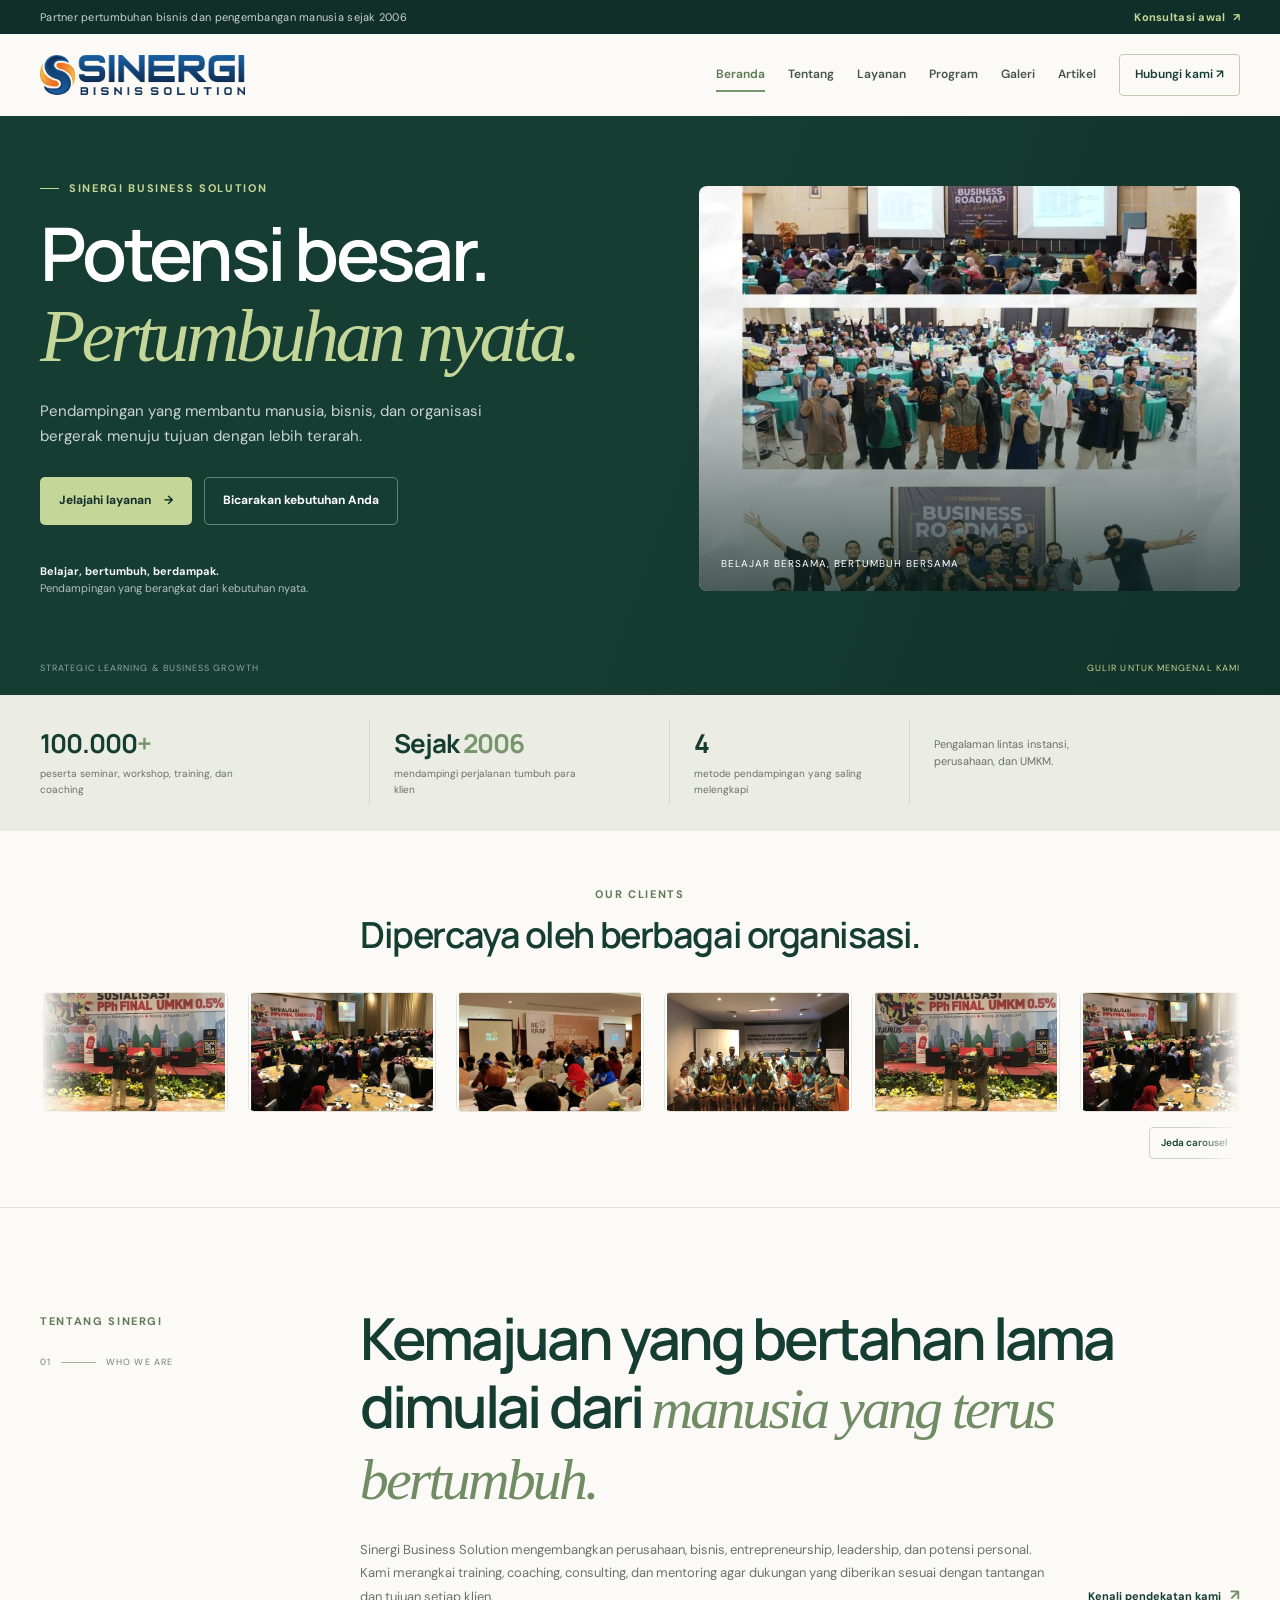
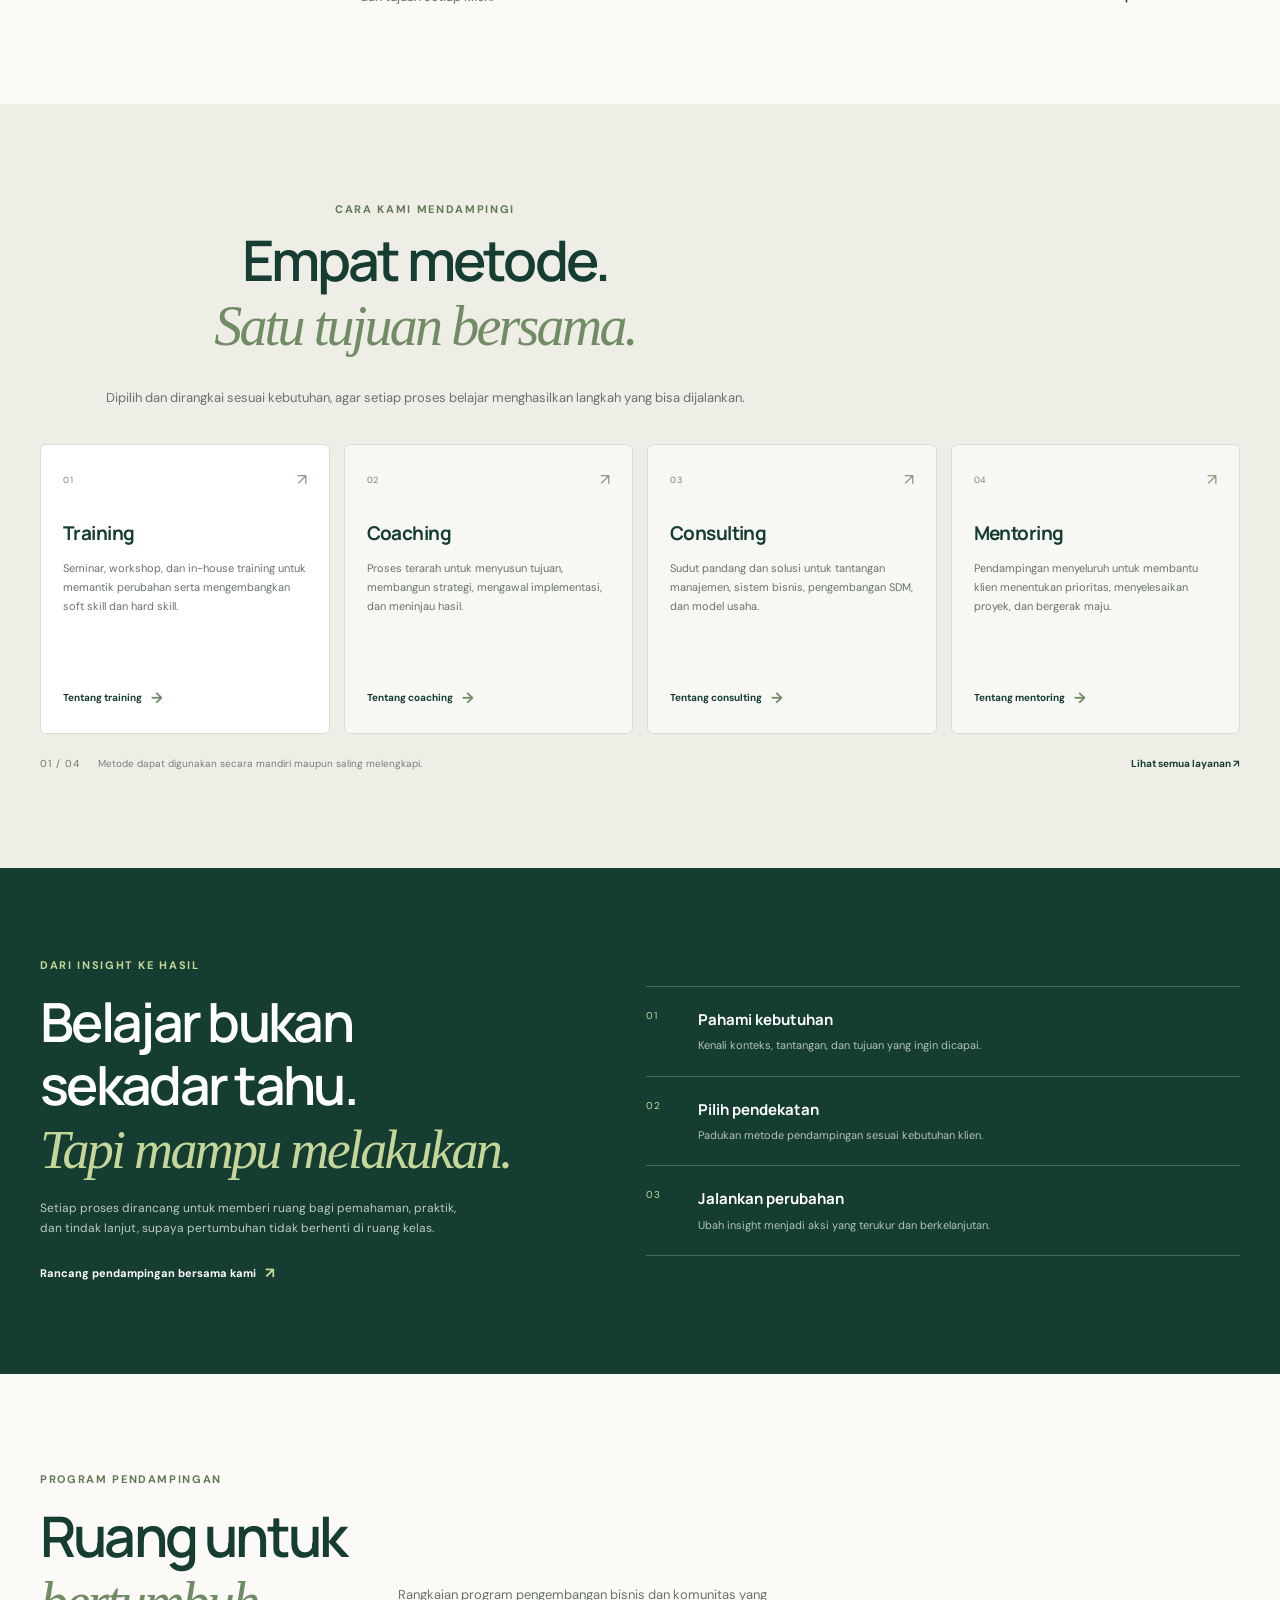
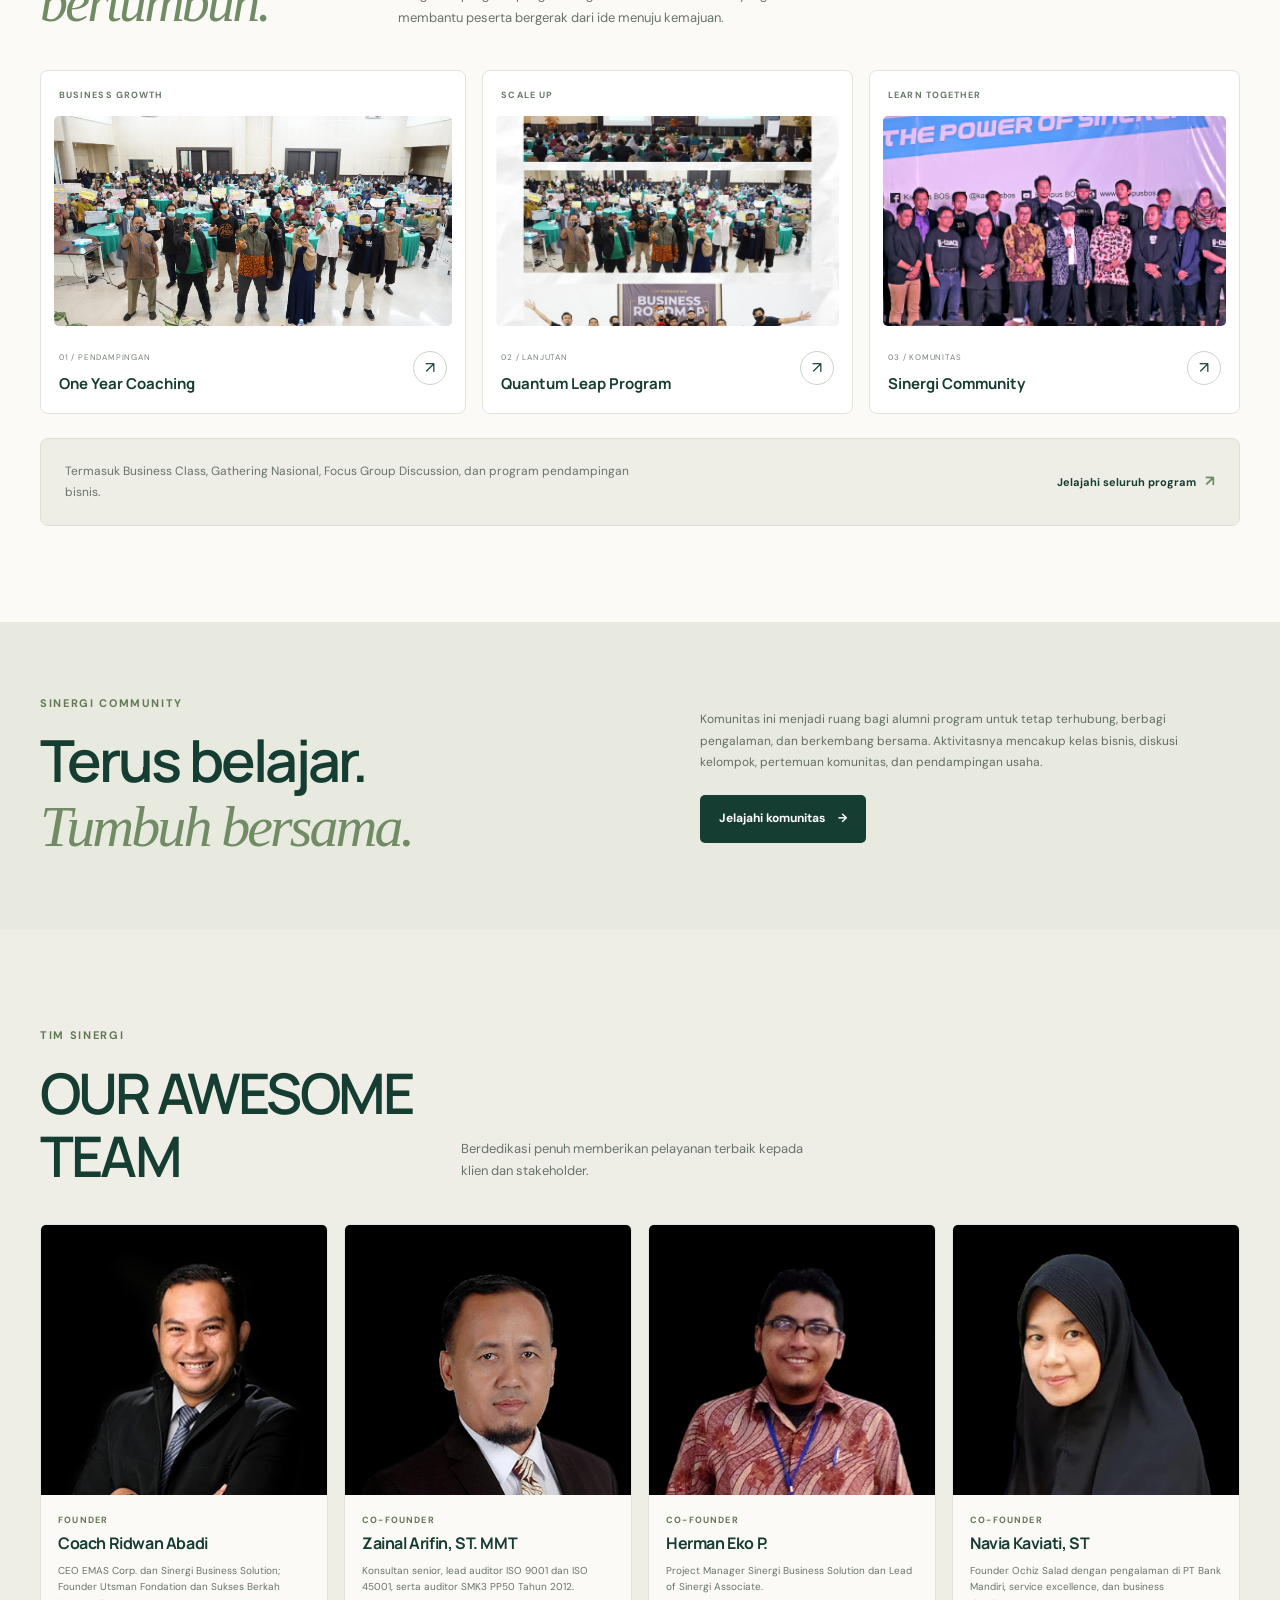
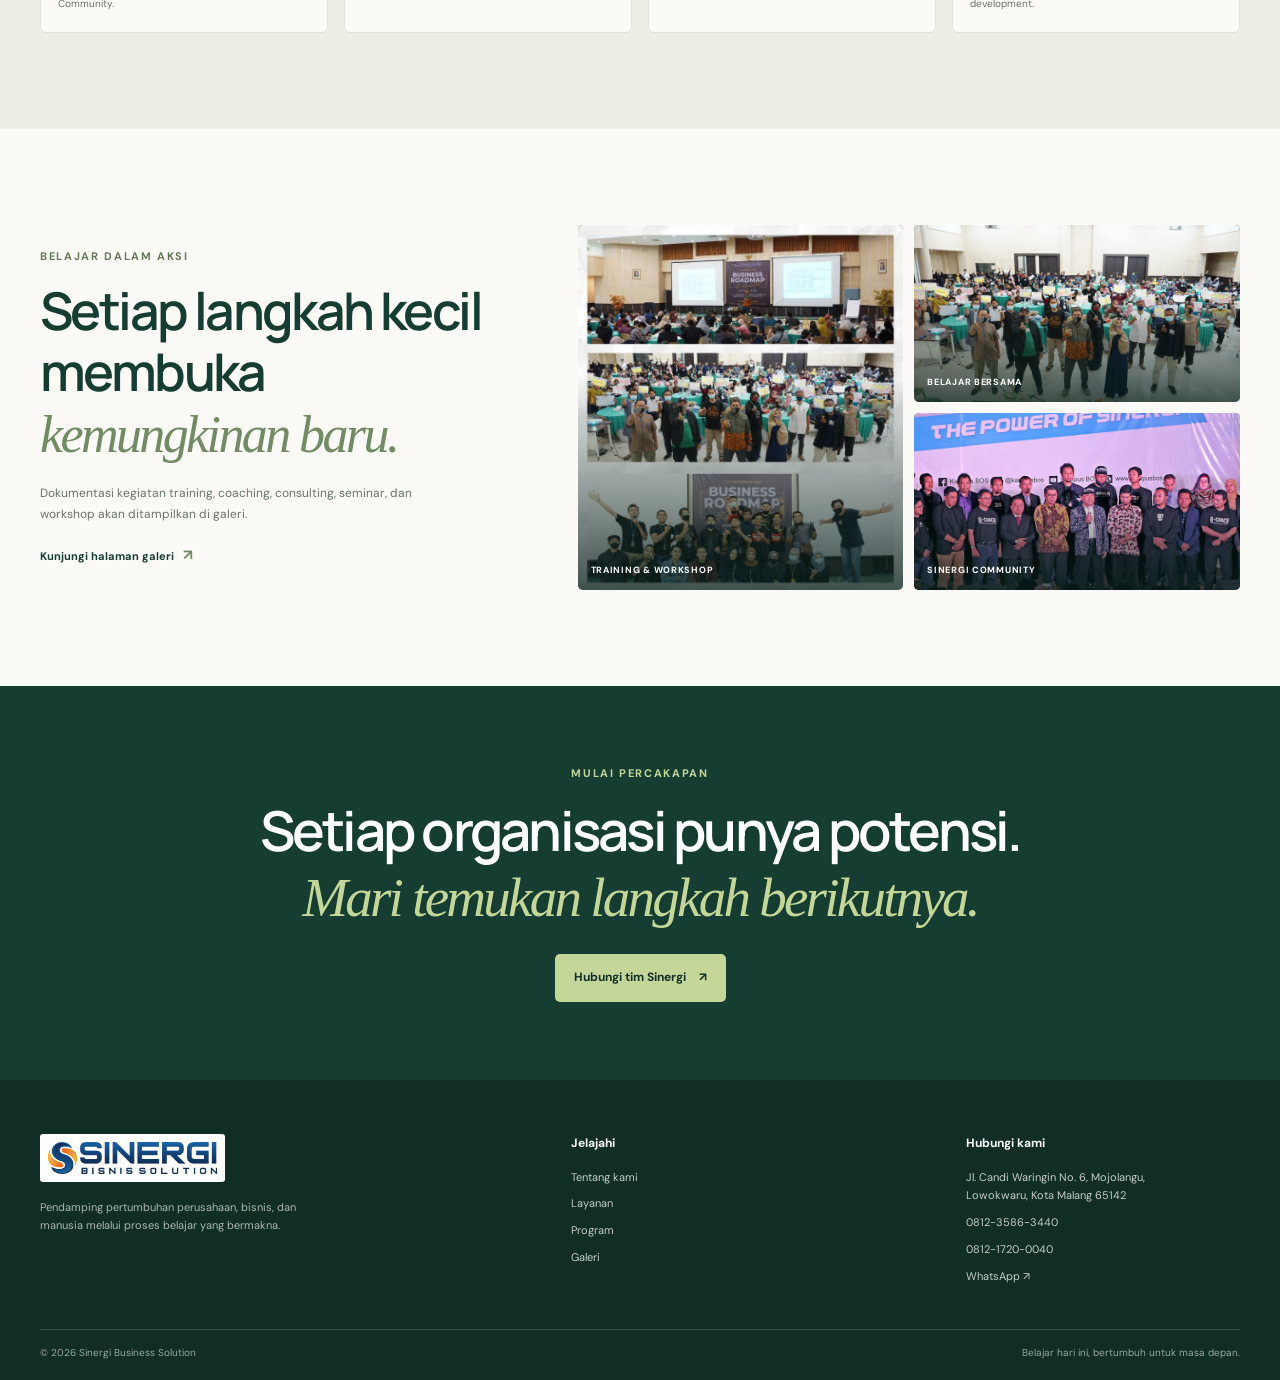
<file: index.html>
<!DOCTYPE html>
<html lang="id">
<head>
    <meta charset="UTF-8">
    <meta name="viewport" content="width=device-width, initial-scale=1.0">
    <meta name="description" content="Sinergi Business Solution mendampingi perusahaan, bisnis, dan individu melalui training, coaching, consulting, dan mentoring sejak 2006.">
    <meta name="theme-color" content="#163d32">
    <title>Sinergi Business Solution | Tumbuh Bersama</title>
    <link rel="stylesheet" href="css/style.css">
</head>
<body>
<header class="site-header">
    <div class="topbar">
        <div class="container topbar-inner">
            <span>Partner pertumbuhan bisnis dan pengembangan manusia sejak 2006</span>
            <a href="https://wa.me/6281235863440" target="_blank" rel="noopener noreferrer">Konsultasi awal <span aria-hidden="true">↗</span></a>
        </div>
    </div>
    <div class="container nav-container">
        <a href="index.html" class="brand" aria-label="Sinergi Business Solution, beranda">
            <img src="images/SBS BARU.png" alt="Sinergi Business Solution" class="brand-logo">
        </a>
        <button class="menu-toggle" id="menuToggle" aria-label="Buka menu" aria-expanded="false" aria-controls="navigation">
            <span></span><span></span><span></span>
        </button>
        <nav class="navigation" id="navigation" aria-label="Navigasi utama">
            <a href="index.html" class="active" aria-current="page">Beranda</a>
            <a href="about.html">Tentang</a>
            <a href="services.html">Layanan</a>
            <a href="programs.html">Program</a>
            <a href="gallery.html">Galeri</a>
            <a href="blog.html">Artikel</a>
            <a href="contact.html" class="nav-contact">Hubungi kami <span aria-hidden="true">↗</span></a>
        </nav>
    </div>
</header>

<main>
    <section class="hero">
        <div class="container hero-layout">
            <div class="hero-copy">
                <p class="eyebrow eyebrow-light"><span></span> Sinergi Business Solution</p>
                <h1>Potensi besar.<br><em>Pertumbuhan nyata.</em></h1>
                <p class="hero-description">Pendampingan yang membantu manusia, bisnis, dan organisasi bergerak menuju tujuan dengan lebih terarah.</p>
                <div class="hero-actions">
                    <a href="services.html" class="button button-light">Jelajahi layanan <span aria-hidden="true">→</span></a>
                    <a href="https://wa.me/6281235863440" class="button button-quiet" target="_blank" rel="noopener noreferrer">Bicarakan kebutuhan Anda</a>
                </div>
                <div class="hero-proof">
                    <p><strong>Belajar, bertumbuh, berdampak.</strong><br>Pendampingan yang berangkat dari kebutuhan nyata.</p>
                </div>
            </div>
            <figure class="hero-photo">
                <img src="images/afgeggg-768x768.jpg" alt="Suasana pelatihan dan workshop bersama peserta Sinergi">
                <figcaption>Belajar bersama, bertumbuh bersama</figcaption>
            </figure>
        </div>
        <div class="hero-bottom container">
            <span>Strategic learning &amp; business growth</span>
            <span class="hero-scroll">Gulir untuk mengenal kami</span>
        </div>
    </section>

    <section class="trust-band" aria-label="Ringkasan pengalaman">
        <div class="container trust-grid">
            <div><strong>100.000<span>+</span></strong><p>peserta seminar, workshop, training, dan coaching</p></div>
            <div><strong>Sejak <span>2006</span></strong><p>mendampingi perjalanan tumbuh para klien</p></div>
            <div><strong>4</strong><p>metode pendampingan yang saling melengkapi</p></div>
            <div class="trust-note"><p>Pengalaman lintas instansi, perusahaan, dan UMKM.</p></div>
        </div>
    </section>

    <section class="clients-section" aria-labelledby="clients-title">
        <div class="container clients-layout">
            <div class="clients-intro">
                <p class="eyebrow">Our Clients</p>
                <h2 id="clients-title">Dipercaya oleh berbagai organisasi.</h2>
            </div>
            <div class="client-carousel" role="region" aria-label="Foto dokumentasi kegiatan bersama klien" aria-roledescription="carousel">
                <div class="client-track">
                    <ul class="client-list">
                        <li><img class="client-logo" src="images/IH-1.jpg" alt="Narasumber memberikan materi sosialisasi pajak bagi UMKM"></li>
                        <li><img class="client-logo" src="images/IH-2.jpg" alt="Peserta mengikuti seminar sosialisasi pajak bagi UMKM"></li>
                        <li><img class="client-logo" src="images/IHB-1.jpg" alt="Peserta mengikuti kegiatan bisnis dan kewirausahaan"></li>
                        <li><img class="client-logo" src="images/IH-B-PLN.jpg" alt="Foto bersama peserta kegiatan bersama PLN"></li>
                    </ul>
                    <ul class="client-list" aria-hidden="true">
                        <li><img class="client-logo" src="images/IH-1.jpg" alt=""></li>
                        <li><img class="client-logo" src="images/IH-2.jpg" alt=""></li>
                        <li><img class="client-logo" src="images/IHB-1.jpg" alt=""></li>
                        <li><img class="client-logo" src="images/IH-B-PLN.jpg" alt=""></li>
                    </ul>
                </div>
                <button class="client-carousel-toggle" type="button" aria-pressed="false">Jeda carousel</button>
            </div>
        </div>
    </section>

    <section class="section intro-section" id="tentang">
        <div class="container intro-grid">
            <div class="intro-kicker">
                <p class="eyebrow">Tentang Sinergi</p>
                <span class="intro-index">01 <i></i> WHO WE ARE</span>
            </div>
            <div class="intro-content">
                <h2>Kemajuan yang bertahan lama dimulai dari <em>manusia yang terus bertumbuh.</em></h2>
                <div class="intro-bottom">
                    <p>Sinergi Business Solution mengembangkan perusahaan, bisnis, entrepreneurship, leadership, dan potensi personal. Kami merangkai training, coaching, consulting, dan mentoring agar dukungan yang diberikan sesuai dengan tantangan dan tujuan setiap klien.</p>
                    <a href="about.html" class="text-link">Kenali pendekatan kami <span aria-hidden="true">↗</span></a>
                </div>
            </div>
        </div>
    </section>

    <section class="section services-section" id="layanan">
        <div class="container">
            <div class="section-heading section-heading-row">
                <div><p class="eyebrow">Cara kami mendampingi</p><h2>Empat metode.<br><em>Satu tujuan bersama.</em></h2></div>
                <p>Dipilih dan dirangkai sesuai kebutuhan, agar setiap proses belajar menghasilkan langkah yang bisa dijalankan.</p>
            </div>
            <div class="service-grid">
                <article class="service-card service-card-featured">
                    <div class="card-top"><span class="service-number">01</span><span class="card-arrow" aria-hidden="true">↗</span></div>
                    <h3>Training</h3>
                    <p>Seminar, workshop, dan in-house training untuk memantik perubahan serta mengembangkan soft skill dan hard skill.</p>
                    <a href="services.html#training" class="text-link">Tentang training <span aria-hidden="true">→</span></a>
                </article>
                <article class="service-card">
                    <div class="card-top"><span class="service-number">02</span><span class="card-arrow" aria-hidden="true">↗</span></div>
                    <h3>Coaching</h3>
                    <p>Proses terarah untuk menyusun tujuan, membangun strategi, mengawal implementasi, dan meninjau hasil.</p>
                    <a href="services.html#coaching" class="text-link">Tentang coaching <span aria-hidden="true">→</span></a>
                </article>
                <article class="service-card">
                    <div class="card-top"><span class="service-number">03</span><span class="card-arrow" aria-hidden="true">↗</span></div>
                    <h3>Consulting</h3>
                    <p>Sudut pandang dan solusi untuk tantangan manajemen, sistem bisnis, pengembangan SDM, dan model usaha.</p>
                    <a href="services.html#consulting" class="text-link">Tentang consulting <span aria-hidden="true">→</span></a>
                </article>
                <article class="service-card">
                    <div class="card-top"><span class="service-number">04</span><span class="card-arrow" aria-hidden="true">↗</span></div>
                    <h3>Mentoring</h3>
                    <p>Pendampingan menyeluruh untuk membantu klien menentukan prioritas, menyelesaikan proyek, dan bergerak maju.</p>
                    <a href="services.html#mentoring" class="text-link">Tentang mentoring <span aria-hidden="true">→</span></a>
                </article>
            </div>
            <div class="section-footnote"><span>01 / 04</span><span>Metode dapat digunakan secara mandiri maupun saling melengkapi.</span><a href="services.html">Lihat semua layanan <span aria-hidden="true">↗</span></a></div>
        </div>
    </section>

    <section class="approach-section">
        <div class="container approach-layout">
            <div class="approach-copy">
                <p class="eyebrow eyebrow-light">Dari insight ke hasil</p>
                <h2>Belajar bukan sekadar tahu.<br><em>Tapi mampu melakukan.</em></h2>
                <p>Setiap proses dirancang untuk memberi ruang bagi pemahaman, praktik, dan tindak lanjut, supaya pertumbuhan tidak berhenti di ruang kelas.</p>
                <a href="contact.html" class="text-link text-link-light">Rancang pendampingan bersama kami <span aria-hidden="true">↗</span></a>
            </div>
            <div class="approach-steps">
                <div class="approach-step"><span>01</span><div><h3>Pahami kebutuhan</h3><p>Kenali konteks, tantangan, dan tujuan yang ingin dicapai.</p></div></div>
                <div class="approach-step"><span>02</span><div><h3>Pilih pendekatan</h3><p>Padukan metode pendampingan sesuai kebutuhan klien.</p></div></div>
                <div class="approach-step"><span>03</span><div><h3>Jalankan perubahan</h3><p>Ubah insight menjadi aksi yang terukur dan berkelanjutan.</p></div></div>
            </div>
        </div>
    </section>

    <section class="section programs-section" id="program">
        <div class="container">
            <div class="section-heading section-heading-row">
                <div><p class="eyebrow">Program pendampingan</p><h2>Ruang untuk <em>bertumbuh.</em></h2></div>
                <p>Rangkaian program pengembangan bisnis dan komunitas yang membantu peserta bergerak dari ide menuju kemajuan.</p>
            </div>
            <div class="program-grid">
                <a href="programs.html#one-year-coaching" class="program-card program-large">
                    <span class="program-tag">BUSINESS GROWTH</span>
                    <div class="program-photo"><img src="images/DSC00953-768x432.jpg" alt="Peserta mengikuti kegiatan pelatihan Sinergi"></div>
                    <div class="program-info"><div><span>01 / PENDAMPINGAN</span><h3>One Year Coaching</h3></div><span class="round-arrow" aria-hidden="true">↗</span></div>
                </a>
                <a href="programs.html#quantum-leap" class="program-card">
                    <span class="program-tag">SCALE UP</span>
                    <div class="program-photo"><img src="images/afgeggg-768x768.jpg" alt="Peserta belajar bersama dalam workshop bisnis"></div>
                    <div class="program-info"><div><span>02 / LANJUTAN</span><h3>Quantum Leap Program</h3></div><span class="round-arrow" aria-hidden="true">↗</span></div>
                </a>
                <a href="programs.html#sinergi-community" class="program-card">
                    <span class="program-tag">LEARN TOGETHER</span>
                    <div class="program-photo"><img src="images/scom-3-6nts5cdqcndttj9vhd6bq5h235sbng3xv85bt59utck.png" alt="Kebersamaan peserta Sinergi Community"></div>
                    <div class="program-info"><div><span>03 / KOMUNITAS</span><h3>Sinergi Community</h3></div><span class="round-arrow" aria-hidden="true">↗</span></div>
                </a>
            </div>
            <div class="program-more"><p>Termasuk Business Class, Gathering Nasional, Focus Group Discussion, dan program pendampingan bisnis.</p><a href="programs.html" class="text-link">Jelajahi seluruh program <span aria-hidden="true">↗</span></a></div>
        </div>
    </section>

    <section class="community-section" id="community">
        <div class="container community-layout">
            <div>
                <p class="eyebrow">Sinergi Community</p>
                <h2>Terus belajar.<br><em>Tumbuh bersama.</em></h2>
            </div>
            <div class="community-detail">
                <p>Komunitas ini menjadi ruang bagi alumni program untuk tetap terhubung, berbagi pengalaman, dan berkembang bersama. Aktivitasnya mencakup kelas bisnis, diskusi kelompok, pertemuan komunitas, dan pendampingan usaha.</p>
                <a href="programs.html#sinergi-community" class="button button-dark">Jelajahi komunitas <span aria-hidden="true">→</span></a>
            </div>
        </div>
    </section>

    <section class="section team-section" aria-labelledby="team-title">
        <div class="container">
            <div class="section-heading section-heading-row">
                <div><p class="eyebrow">Tim Sinergi</p><h2 id="team-title">OUR AWESOME TEAM</h2></div>
                <p>Berdedikasi penuh memberikan pelayanan terbaik kepada klien dan stakeholder.</p>
            </div>
            <div class="team-grid">
                <article class="team-card">
                    <img src="images/Ridwan_Abadi.jpg" alt="Coach Ridwan Abadi">
                    <div class="team-info"><p class="team-role">Founder</p><h3>Coach Ridwan Abadi</h3><p>CEO EMAS Corp. dan Sinergi Business Solution; Founder Utsman Fondation dan Sukses Berkah Community.</p></div>
                </article>
                <article class="team-card">
                    <img src="images/Zainal_Arifin.jpg" alt="Zainal Arifin, ST. MMT">
                    <div class="team-info"><p class="team-role">Co-founder</p><h3>Zainal Arifin, ST. MMT</h3><p>Konsultan senior, lead auditor ISO 9001 dan ISO 45001, serta auditor SMK3 PP50 Tahun 2012.</p></div>
                </article>
                <article class="team-card">
                    <img src="images/Herman_Eko.jpg" alt="Herman Eko P.">
                    <div class="team-info"><p class="team-role">Co-founder</p><h3>Herman Eko P.</h3><p>Project Manager Sinergi Business Solution dan Lead of Sinergi Associate.</p></div>
                </article>
                <article class="team-card">
                    <img src="images/Navia_Kaviati.jpg" alt="Navia Kaviati, ST">
                    <div class="team-info"><p class="team-role">Co-founder</p><h3>Navia Kaviati, ST</h3><p>Founder Ochiz Salad dengan pengalaman di PT Bank Mandiri, service excellence, dan business development.</p></div>
                </article>
            </div>
        </div>
    </section>

    <section class="section gallery-section" id="galeri">
        <div class="container gallery-layout">
            <div class="gallery-title">
                <p class="eyebrow">Belajar dalam aksi</p>
                <h2>Setiap langkah kecil<br>membuka <em>kemungkinan baru.</em></h2>
                <p>Dokumentasi kegiatan training, coaching, consulting, seminar, dan workshop akan ditampilkan di galeri.</p>
                <a href="gallery.html" class="text-link">Kunjungi halaman galeri <span aria-hidden="true">↗</span></a>
            </div>
            <div class="gallery-composition" aria-label="Foto kegiatan pembelajaran dan komunitas">
                <figure class="gallery-tile tile-one">
                    <img src="images/afgeggg-768x768.jpg" alt="Suasana pelatihan dan workshop Sinergi">
                    <figcaption>Training &amp; workshop</figcaption>
                </figure>
                <figure class="gallery-tile tile-two">
                    <img src="images/DSC00953-768x432.jpg" alt="Peserta berfoto setelah mengikuti kegiatan">
                    <figcaption>Belajar bersama</figcaption>
                </figure>
                <figure class="gallery-tile tile-three">
                    <img src="images/scom-3-6nts5cdqcndttj9vhd6bq5h235sbng3xv85bt59utck.png" alt="Anggota Sinergi Community dalam sebuah acara">
                    <figcaption>Sinergi Community</figcaption>
                </figure>
            </div>
        </div>
    </section>

    <section class="cta-section">
        <div class="container cta-inner">
            <p class="eyebrow eyebrow-light">Mulai percakapan</p>
            <h2>Setiap organisasi punya potensi.<br><em>Mari temukan langkah berikutnya.</em></h2>
            <a href="https://wa.me/6281235863440" class="button button-light" target="_blank" rel="noopener noreferrer">Hubungi tim Sinergi <span aria-hidden="true">↗</span></a>
        </div>
    </section>
</main>

<footer class="site-footer">
    <div class="container footer-main">
        <div class="footer-brand">
            <a href="index.html" aria-label="Sinergi Business Solution, beranda"><img src="images/SBS BARU.png" alt="Sinergi Business Solution" class="footer-logo"></a>
            <p>Pendamping pertumbuhan perusahaan, bisnis, dan manusia melalui proses belajar yang bermakna.</p>
        </div>
        <div><h3>Jelajahi</h3><div class="footer-links"><a href="about.html">Tentang kami</a><a href="services.html">Layanan</a><a href="programs.html">Program</a><a href="gallery.html">Galeri</a></div></div>
        <div><h3>Hubungi kami</h3><div class="footer-links"><span>Jl. Candi Waringin No. 6, Mojolangu,<br>Lowokwaru, Kota Malang 65142</span><a href="tel:+6281235863440">0812-3586-3440</a><a href="tel:+6281217200040">0812-1720-0040</a><a href="https://wa.me/6281235863440" target="_blank" rel="noopener noreferrer">WhatsApp <span aria-hidden="true">↗</span></a></div></div>
    </div>
    <div class="container footer-bottom"><span>© <span class="currentYear"></span> Sinergi Business Solution</span><span>Belajar hari ini, bertumbuh untuk masa depan.</span></div>
</footer>
<script src="js/script.js"></script>
</body>
</html>
</file>
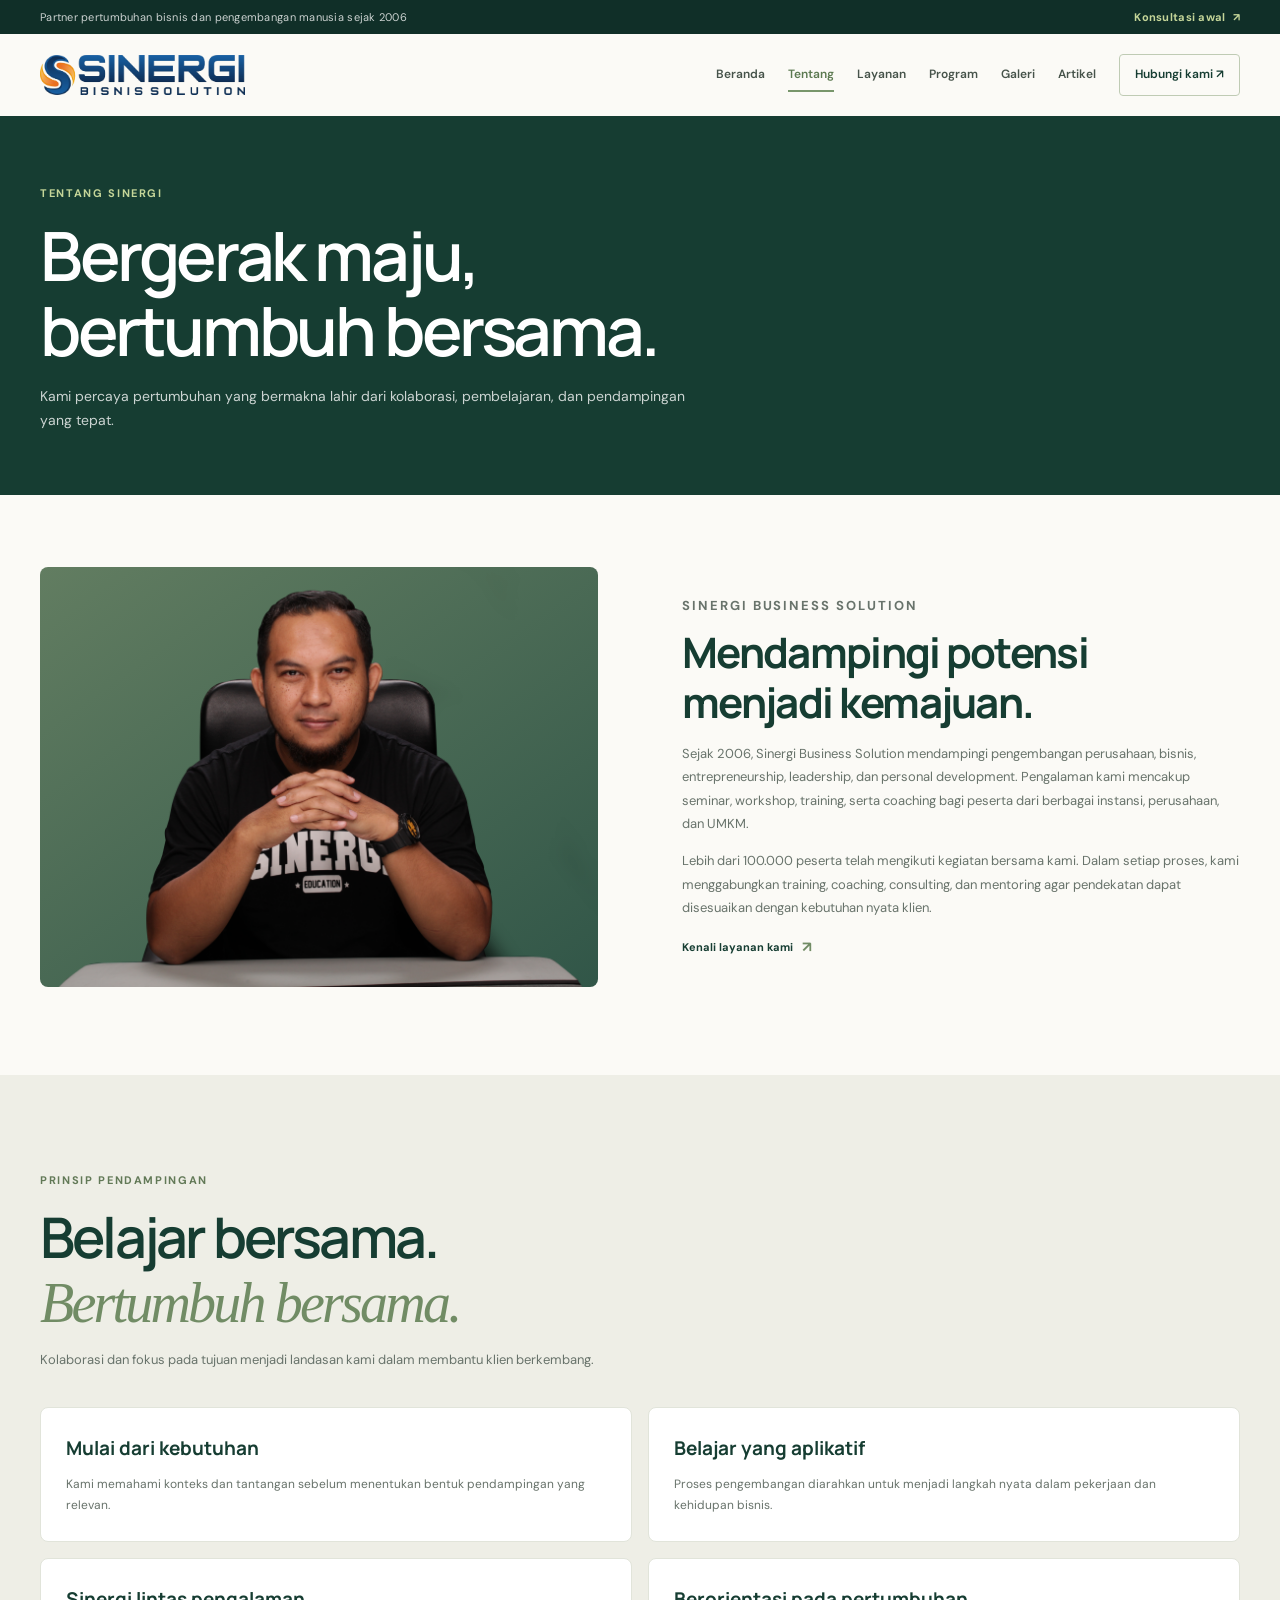
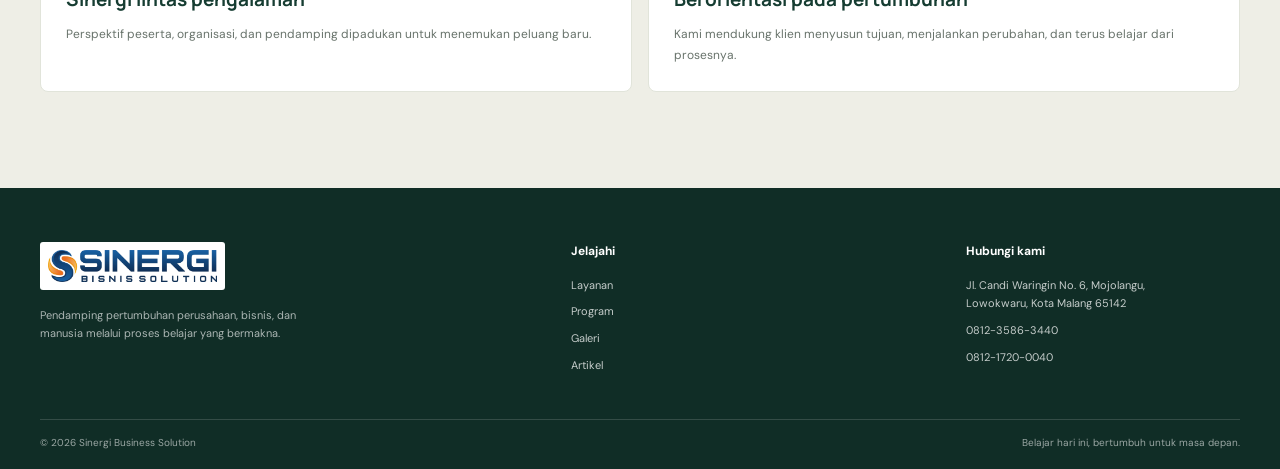
<file: about.html>
<!DOCTYPE html>
<html lang="id">
<head>
    <meta charset="UTF-8">
    <meta name="viewport" content="width=device-width, initial-scale=1.0">
    <meta name="description" content="Kenali Sinergi Business Solution, perjalanan, dan pendekatan pendampingannya sejak 2006.">
    <meta name="theme-color" content="#163d32">
    <title>Tentang Kami | Sinergi Business Solution</title>
    <link rel="stylesheet" href="css/style.css">
</head>
<body>
<header class="site-header">
    <div class="topbar"><div class="container topbar-inner"><span>Partner pertumbuhan bisnis dan pengembangan manusia sejak 2006</span><a href="https://wa.me/6281235863440" target="_blank" rel="noopener noreferrer">Konsultasi awal <span aria-hidden="true">↗</span></a></div></div>
    <div class="container nav-container">
        <a href="index.html" class="brand" aria-label="Sinergi Business Solution, beranda"><img src="images/SBS BARU.png" alt="Sinergi Business Solution" class="brand-logo"></a>
        <button class="menu-toggle" id="menuToggle" aria-label="Buka menu" aria-expanded="false" aria-controls="navigation">
            <span></span><span></span><span></span>
        </button>
        <nav class="navigation" id="navigation" aria-label="Navigasi utama">
            <a href="index.html">Beranda</a><a href="about.html" class="active" aria-current="page">Tentang</a><a href="services.html">Layanan</a><a href="programs.html">Program</a><a href="gallery.html">Galeri</a><a href="blog.html">Artikel</a><a href="contact.html" class="nav-contact">Hubungi kami <span aria-hidden="true">↗</span></a>
        </nav>
    </div>
</header>
<main>
    <section class="page-hero"><div class="container"><p class="eyebrow">Tentang Sinergi</p><h1>Bergerak maju,<br>bertumbuh bersama.</h1><p>Kami percaya pertumbuhan yang bermakna lahir dari kolaborasi, pembelajaran, dan pendampingan yang tepat.</p></div></section>
    <section class="page-content"><div class="container about-grid">
        <div class="about-image"><img src="images/pak-ridwan-png-scaled-1-1.png" alt="Coach Ridwan Abadi"></div>
        <div class="about-content"><p class="eyebrow">Sinergi Business Solution</p><h2>Mendampingi potensi menjadi kemajuan.</h2><p>Sejak 2006, Sinergi Business Solution mendampingi pengembangan perusahaan, bisnis, entrepreneurship, leadership, dan personal development. Pengalaman kami mencakup seminar, workshop, training, serta coaching bagi peserta dari berbagai instansi, perusahaan, dan UMKM.</p><p>Lebih dari 100.000 peserta telah mengikuti kegiatan bersama kami. Dalam setiap proses, kami menggabungkan training, coaching, consulting, dan mentoring agar pendekatan dapat disesuaikan dengan kebutuhan nyata klien.</p><a href="services.html" class="text-link">Kenali layanan kami <span aria-hidden="true">↗</span></a></div>
    </div></section>
    <section class="section services-section"><div class="container">
        <div class="section-heading"><p class="eyebrow">Prinsip pendampingan</p><h2>Belajar bersama.<br><em>Bertumbuh bersama.</em></h2><p>Kolaborasi dan fokus pada tujuan menjadi landasan kami dalam membantu klien berkembang.</p></div>
        <div class="service-grid-secondary">
            <article class="service-card-secondary"><h3>Mulai dari kebutuhan</h3><p>Kami memahami konteks dan tantangan sebelum menentukan bentuk pendampingan yang relevan.</p></article>
            <article class="service-card-secondary"><h3>Belajar yang aplikatif</h3><p>Proses pengembangan diarahkan untuk menjadi langkah nyata dalam pekerjaan dan kehidupan bisnis.</p></article>
            <article class="service-card-secondary"><h3>Sinergi lintas pengalaman</h3><p>Perspektif peserta, organisasi, dan pendamping dipadukan untuk menemukan peluang baru.</p></article>
            <article class="service-card-secondary"><h3>Berorientasi pada pertumbuhan</h3><p>Kami mendukung klien menyusun tujuan, menjalankan perubahan, dan terus belajar dari prosesnya.</p></article>
        </div>
    </div></section>
</main>
<footer class="site-footer"><div class="container footer-main"><div class="footer-brand"><a href="index.html"><img src="images/SBS BARU.png" alt="Sinergi Business Solution" class="footer-logo"></a><p>Pendamping pertumbuhan perusahaan, bisnis, dan manusia melalui proses belajar yang bermakna.</p></div><div><h3>Jelajahi</h3><div class="footer-links"><a href="services.html">Layanan</a><a href="programs.html">Program</a><a href="gallery.html">Galeri</a><a href="blog.html">Artikel</a></div></div><div><h3>Hubungi kami</h3><div class="footer-links"><span>Jl. Candi Waringin No. 6, Mojolangu,<br>Lowokwaru, Kota Malang 65142</span><a href="tel:+6281235863440">0812-3586-3440</a><a href="tel:+6281217200040">0812-1720-0040</a></div></div></div><div class="container footer-bottom"><span>© <span class="currentYear"></span> Sinergi Business Solution</span><span>Belajar hari ini, bertumbuh untuk masa depan.</span></div></footer>
<script src="js/script.js"></script>
</body>
</html>
</file>
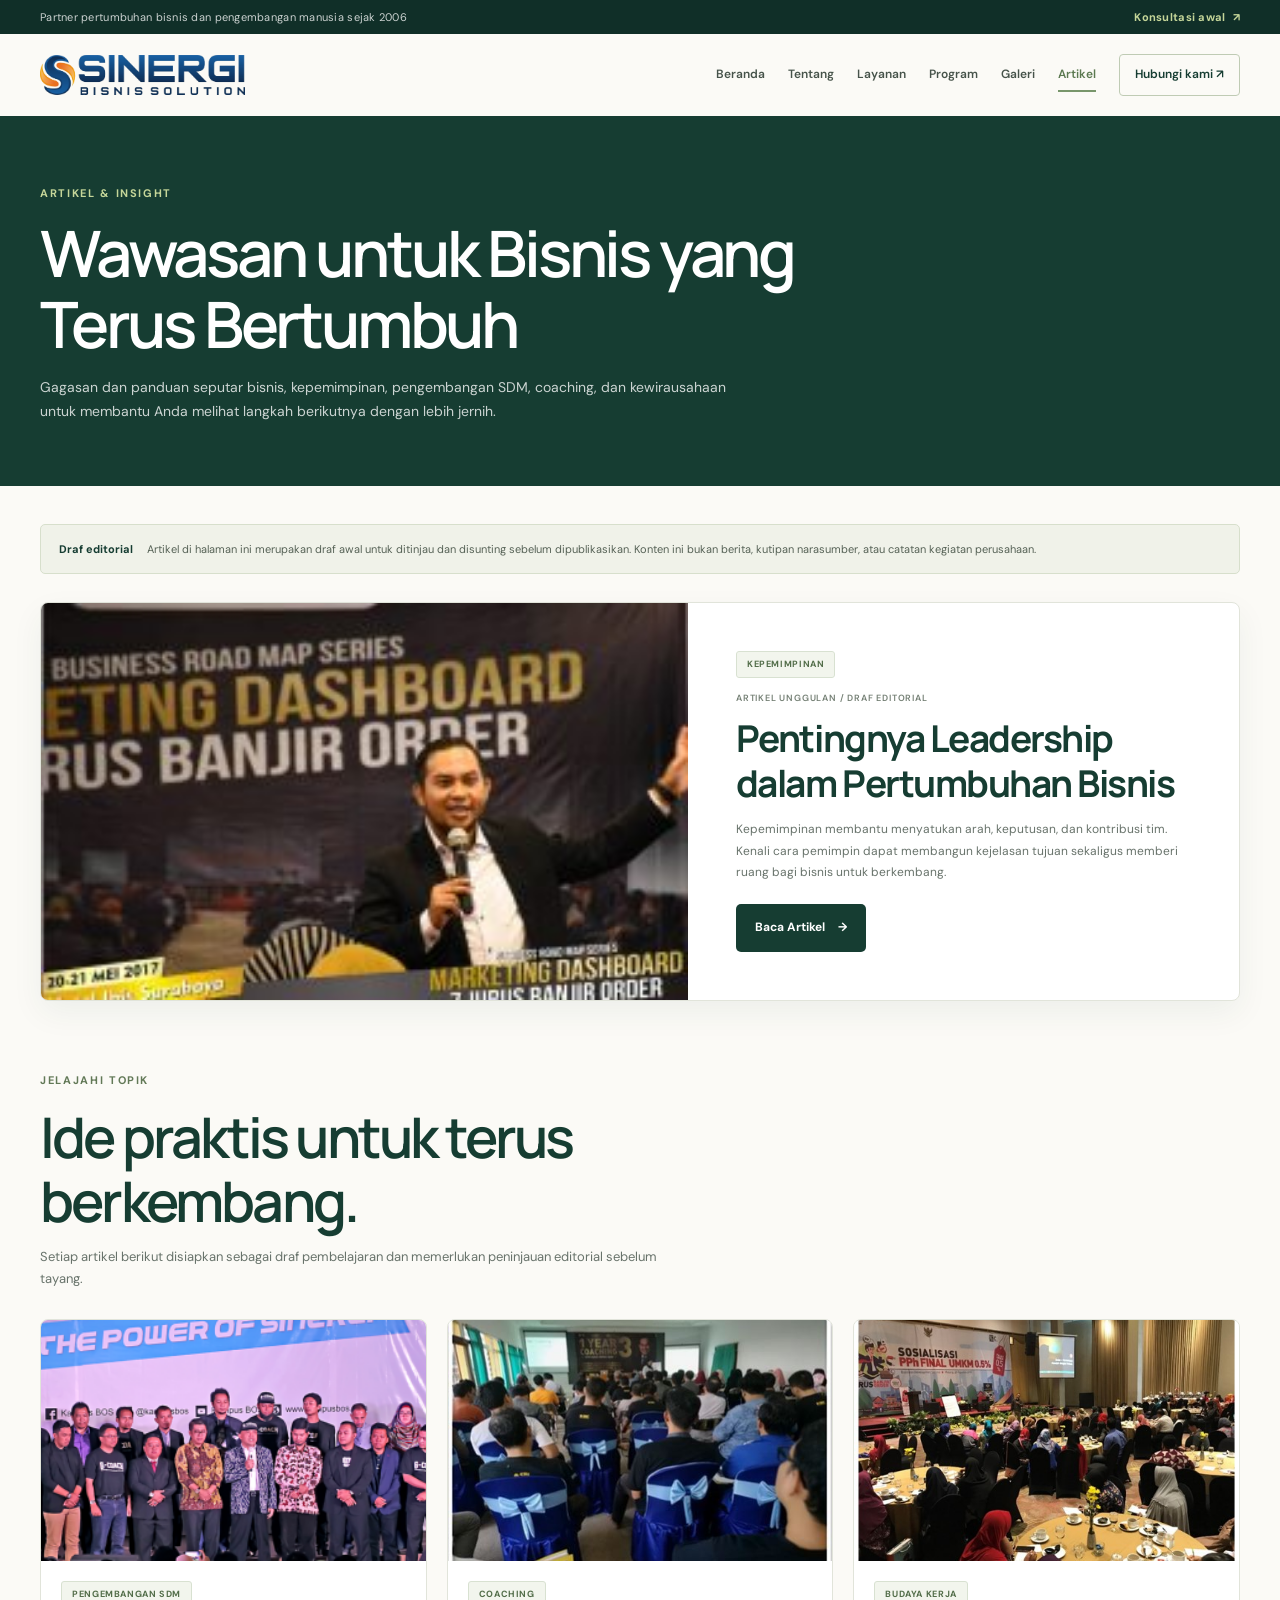
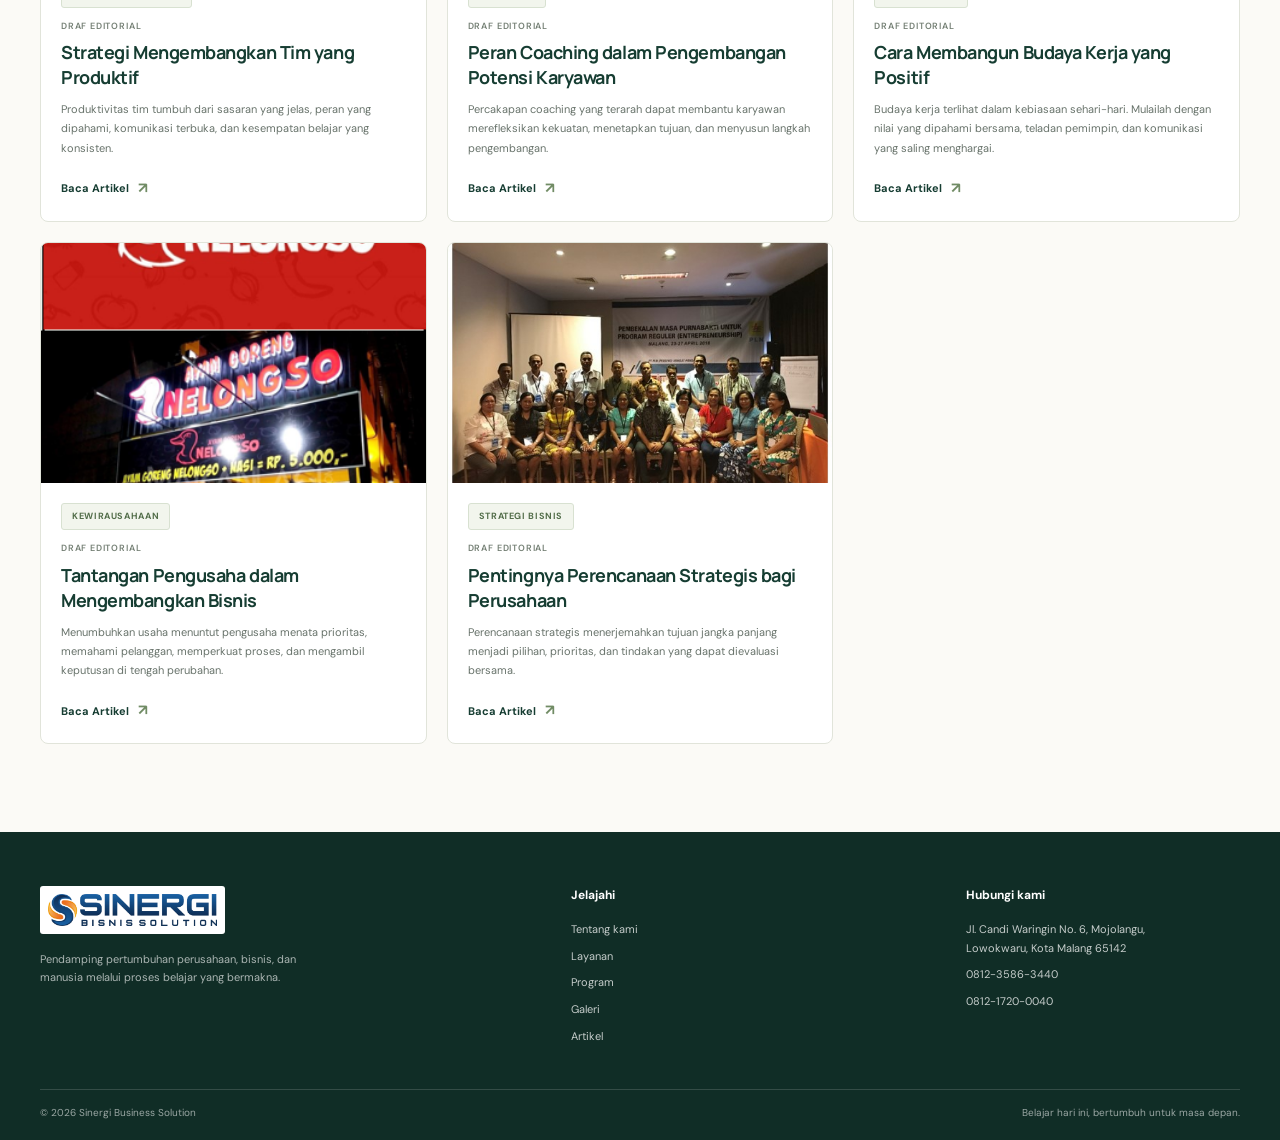
<file: blog.html>
<!DOCTYPE html>
<html lang="id">
<head>
    <meta charset="UTF-8">
    <meta name="viewport" content="width=device-width, initial-scale=1.0">
    <meta name="description" content="Artikel dan insight tentang bisnis, kepemimpinan, pengembangan SDM, coaching, dan kewirausahaan. Seluruh artikel berstatus draf editorial untuk ditinjau.">
    <meta name="theme-color" content="#163d32">
    <title>Artikel &amp; Insight | Sinergi Business Solution</title>
    <link rel="stylesheet" href="css/style.css">
</head>
<body>
<header class="site-header">
    <div class="topbar">
        <div class="container topbar-inner">
            <span>Partner pertumbuhan bisnis dan pengembangan manusia sejak 2006</span>
            <a href="https://wa.me/6281235863440" target="_blank" rel="noopener noreferrer">Konsultasi awal <span aria-hidden="true">↗</span></a>
        </div>
    </div>
    <div class="container nav-container">
        <a href="index.html" class="brand" aria-label="Sinergi Business Solution, beranda">
            <img src="images/SBS BARU.png" alt="Sinergi Business Solution" class="brand-logo">
        </a>
        <button class="menu-toggle" id="menuToggle" aria-label="Buka menu" aria-expanded="false" aria-controls="navigation">
            <span></span><span></span><span></span>
        </button>
        <nav class="navigation" id="navigation" aria-label="Navigasi utama">
            <a href="index.html">Beranda</a>
            <a href="about.html">Tentang</a>
            <a href="services.html">Layanan</a>
            <a href="programs.html">Program</a>
            <a href="gallery.html">Galeri</a>
            <a href="blog.html" class="active" aria-current="page">Artikel</a>
            <a href="contact.html" class="nav-contact">Hubungi kami <span aria-hidden="true">↗</span></a>
        </nav>
    </div>
</header>

<main>
    <section class="page-hero editorial-hero">
        <div class="container">
            <p class="eyebrow">Artikel &amp; Insight</p>
            <h1>Wawasan untuk Bisnis yang Terus Bertumbuh</h1>
            <p>Gagasan dan panduan seputar bisnis, kepemimpinan, pengembangan SDM, coaching, dan kewirausahaan untuk membantu Anda melihat langkah berikutnya dengan lebih jernih.</p>
        </div>
    </section>

    <section class="page-content editorial-content" aria-labelledby="featured-title">
        <div class="container">
            <div class="editorial-notice" role="note">
                <strong>Draf editorial</strong>
                <span>Artikel di halaman ini merupakan draf awal untuk ditinjau dan disunting sebelum dipublikasikan. Konten ini bukan berita, kutipan narasumber, atau catatan kegiatan perusahaan.</span>
            </div>

            <section class="featured-article" aria-label="Artikel unggulan">
                <a class="featured-article-image" href="artikel/leadership.html" tabindex="-1" aria-hidden="true">
                    <img src="images/26001339_139635606754667_6998839997686775049_n-nzmgis0r1axng885k565aeiclilh2de6p8aydt8jky.jpg" alt="" fetchpriority="high">
                </a>
                <div class="featured-article-content">
                    <span class="article-category">Kepemimpinan</span>
                    <p class="article-kicker">Artikel unggulan <span aria-hidden="true">/</span> Draf editorial</p>
                    <h2 id="featured-title">Pentingnya Leadership dalam Pertumbuhan Bisnis</h2>
                    <p>Kepemimpinan membantu menyatukan arah, keputusan, dan kontribusi tim. Kenali cara pemimpin dapat membangun kejelasan tujuan sekaligus memberi ruang bagi bisnis untuk berkembang.</p>
                    <a href="artikel/leadership.html" class="button button-dark">Baca Artikel <span aria-hidden="true">→</span></a>
                </div>
            </section>

            <section class="editorial-list" aria-labelledby="article-list-title">
                <div class="section-heading editorial-list-heading">
                    <p class="eyebrow">Jelajahi topik</p>
                    <h2 id="article-list-title">Ide praktis untuk terus berkembang.</h2>
                    <p>Setiap artikel berikut disiapkan sebagai draf pembelajaran dan memerlukan peninjauan editorial sebelum tayang.</p>
                </div>
                <div class="editorial-grid">
                    <article class="editorial-card">
                        <a class="editorial-card-image" href="artikel/pengembangan-tim.html" tabindex="-1" aria-hidden="true">
                            <img src="images/scom-3-6nts5cdqcndttj9vhd6bq5h235sbng3xv85bt59utck.png" alt="" loading="lazy">
                        </a>
                        <div class="editorial-card-content">
                            <span class="article-category">Pengembangan SDM</span>
                            <p class="article-kicker">Draf editorial</p>
                            <h3><a href="artikel/pengembangan-tim.html">Strategi Mengembangkan Tim yang Produktif</a></h3>
                            <p>Produktivitas tim tumbuh dari sasaran yang jelas, peran yang dipahami, komunikasi terbuka, dan kesempatan belajar yang konsisten.</p>
                            <a href="artikel/pengembangan-tim.html" class="text-link">Baca Artikel <span aria-hidden="true">↗</span></a>
                        </div>
                    </article>

                    <article class="editorial-card">
                        <a class="editorial-card-image" href="artikel/coaching.html" tabindex="-1" aria-hidden="true">
                            <img src="images/OYC.JPG" alt="" loading="lazy">
                        </a>
                        <div class="editorial-card-content">
                            <span class="article-category">Coaching</span>
                            <p class="article-kicker">Draf editorial</p>
                            <h3><a href="artikel/coaching.html">Peran Coaching dalam Pengembangan Potensi Karyawan</a></h3>
                            <p>Percakapan coaching yang terarah dapat membantu karyawan merefleksikan kekuatan, menetapkan tujuan, dan menyusun langkah pengembangan.</p>
                            <a href="artikel/coaching.html" class="text-link">Baca Artikel <span aria-hidden="true">↗</span></a>
                        </div>
                    </article>

                    <article class="editorial-card">
                        <a class="editorial-card-image" href="artikel/budaya-kerja.html" tabindex="-1" aria-hidden="true">
                            <img src="images/IH-2.jpg" alt="" loading="lazy">
                        </a>
                        <div class="editorial-card-content">
                            <span class="article-category">Budaya Kerja</span>
                            <p class="article-kicker">Draf editorial</p>
                            <h3><a href="artikel/budaya-kerja.html">Cara Membangun Budaya Kerja yang Positif</a></h3>
                            <p>Budaya kerja terlihat dalam kebiasaan sehari-hari. Mulailah dengan nilai yang dipahami bersama, teladan pemimpin, dan komunikasi yang saling menghargai.</p>
                            <a href="artikel/budaya-kerja.html" class="text-link">Baca Artikel <span aria-hidden="true">↗</span></a>
                        </div>
                    </article>

                    <article class="editorial-card">
                        <a class="editorial-card-image" href="artikel/tantangan-pengusaha.html" tabindex="-1" aria-hidden="true">
                            <img src="images/nlgs.png" alt="" loading="lazy">
                        </a>
                        <div class="editorial-card-content">
                            <span class="article-category">Kewirausahaan</span>
                            <p class="article-kicker">Draf editorial</p>
                            <h3><a href="artikel/tantangan-pengusaha.html">Tantangan Pengusaha dalam Mengembangkan Bisnis</a></h3>
                            <p>Menumbuhkan usaha menuntut pengusaha menata prioritas, memahami pelanggan, memperkuat proses, dan mengambil keputusan di tengah perubahan.</p>
                            <a href="artikel/tantangan-pengusaha.html" class="text-link">Baca Artikel <span aria-hidden="true">↗</span></a>
                        </div>
                    </article>

                    <article class="editorial-card">
                        <a class="editorial-card-image" href="artikel/perencanaan-strategis.html" tabindex="-1" aria-hidden="true">
                            <img src="images/IH-B-PLN.jpg" alt="" loading="lazy">
                        </a>
                        <div class="editorial-card-content">
                            <span class="article-category">Strategi Bisnis</span>
                            <p class="article-kicker">Draf editorial</p>
                            <h3><a href="artikel/perencanaan-strategis.html">Pentingnya Perencanaan Strategis bagi Perusahaan</a></h3>
                            <p>Perencanaan strategis menerjemahkan tujuan jangka panjang menjadi pilihan, prioritas, dan tindakan yang dapat dievaluasi bersama.</p>
                            <a href="artikel/perencanaan-strategis.html" class="text-link">Baca Artikel <span aria-hidden="true">↗</span></a>
                        </div>
                    </article>
                </div>
            </section>
        </div>
    </section>
</main>

<footer class="site-footer">
    <div class="container footer-main">
        <div class="footer-brand">
            <a href="index.html"><img src="images/SBS BARU.png" alt="Sinergi Business Solution" class="footer-logo"></a>
            <p>Pendamping pertumbuhan perusahaan, bisnis, dan manusia melalui proses belajar yang bermakna.</p>
        </div>
        <div>
            <h3>Jelajahi</h3>
            <div class="footer-links">
                <a href="about.html">Tentang kami</a>
                <a href="services.html">Layanan</a>
                <a href="programs.html">Program</a>
                <a href="gallery.html">Galeri</a>
                <a href="blog.html">Artikel</a>
            </div>
        </div>
        <div>
            <h3>Hubungi kami</h3>
            <div class="footer-links">
                <span>Jl. Candi Waringin No. 6, Mojolangu,<br>Lowokwaru, Kota Malang 65142</span>
                <a href="tel:+6281235863440">0812-3586-3440</a>
                <a href="tel:+6281217200040">0812-1720-0040</a>
            </div>
        </div>
    </div>
    <div class="container footer-bottom">
        <span>© <span class="currentYear"></span> Sinergi Business Solution</span>
        <span>Belajar hari ini, bertumbuh untuk masa depan.</span>
    </div>
</footer>
<script src="js/script.js"></script>
</body>
</html>
</file>
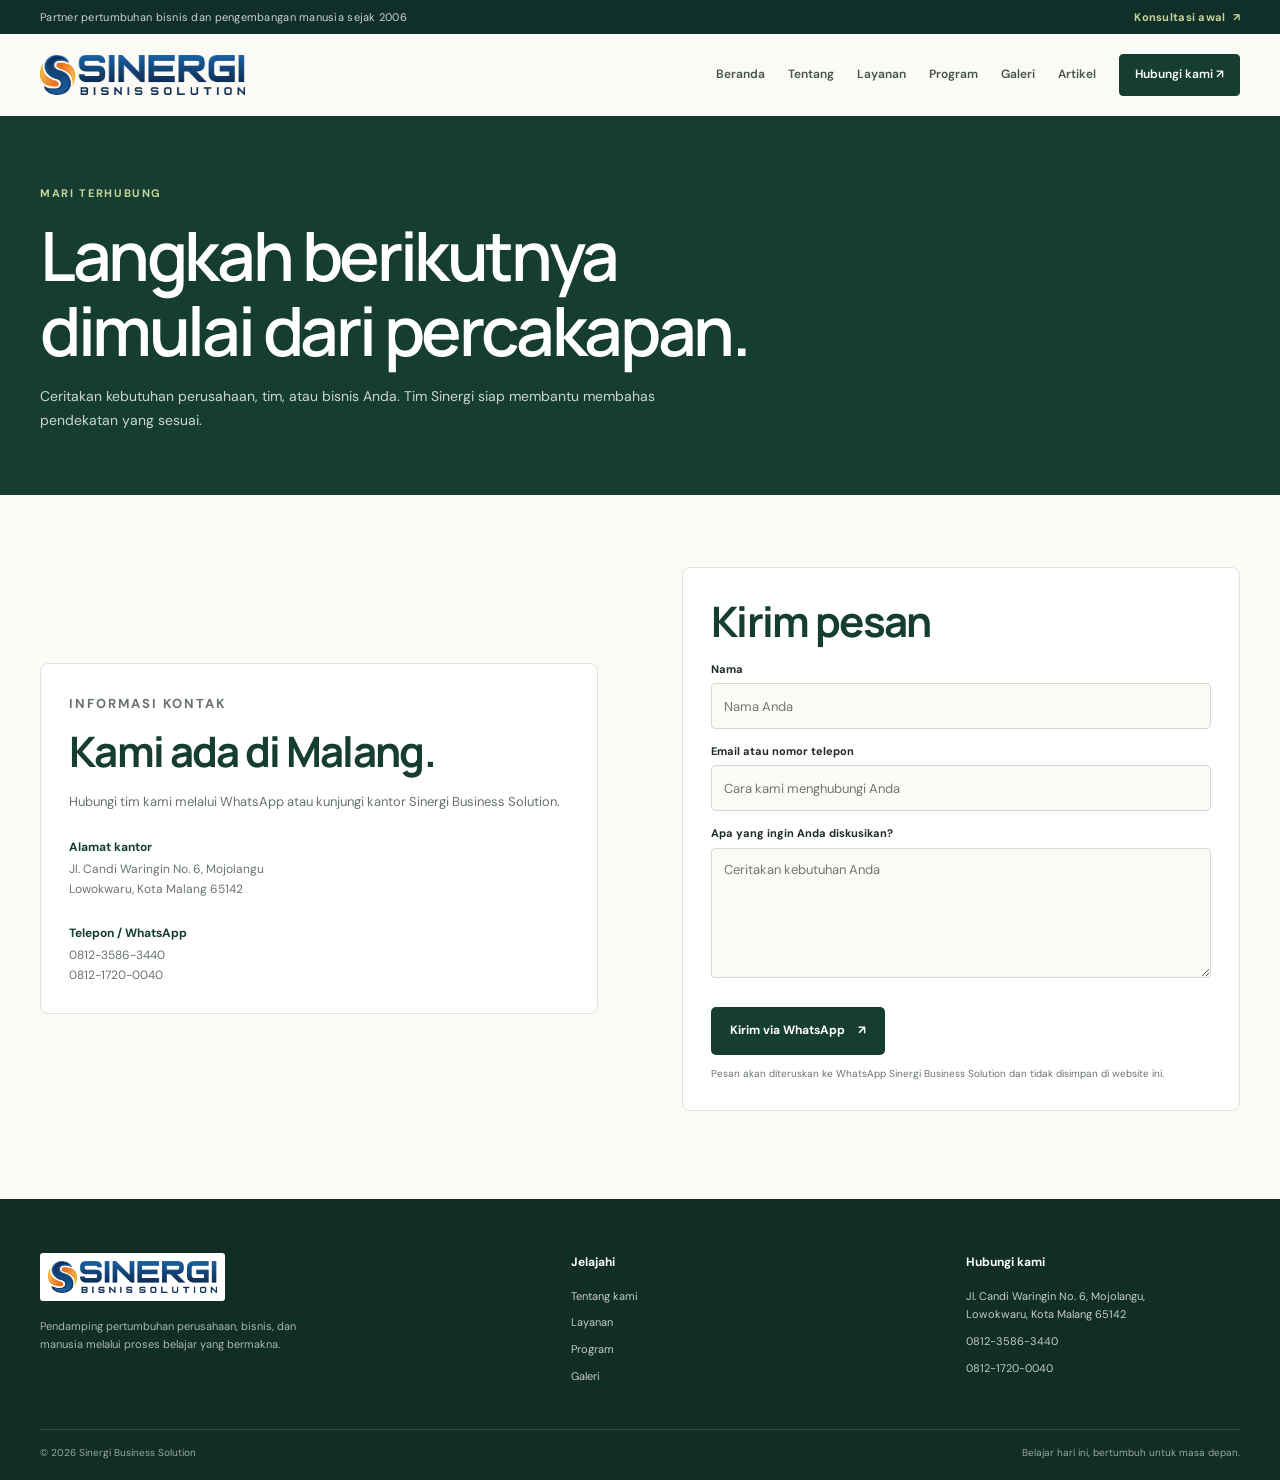
<file: contact.html>
<!DOCTYPE html>
<html lang="id">
<head>
    <meta charset="UTF-8">
    <meta name="viewport" content="width=device-width, initial-scale=1.0">
    <meta name="description" content="Hubungi Sinergi Business Solution untuk informasi layanan dan program pendampingan.">
    <meta name="theme-color" content="#163d32">
    <title>Hubungi Kami | Sinergi Business Solution</title>
    <link rel="stylesheet" href="css/style.css">
</head>
<body>
<header class="site-header">
    <div class="topbar"><div class="container topbar-inner"><span>Partner pertumbuhan bisnis dan pengembangan manusia sejak 2006</span><a href="https://wa.me/6281235863440" target="_blank" rel="noopener noreferrer">Konsultasi awal <span aria-hidden="true">↗</span></a></div></div>
    <div class="container nav-container">
        <a href="index.html" class="brand" aria-label="Sinergi Business Solution, beranda"><img src="images/SBS BARU.png" alt="Sinergi Business Solution" class="brand-logo"></a>
        <button class="menu-toggle" id="menuToggle" aria-label="Buka menu" aria-expanded="false" aria-controls="navigation">
            <span></span><span></span><span></span>
        </button>
        <nav class="navigation" id="navigation" aria-label="Navigasi utama">
            <a href="index.html">Beranda</a><a href="about.html">Tentang</a><a href="services.html">Layanan</a><a href="programs.html">Program</a><a href="gallery.html">Galeri</a><a href="blog.html">Artikel</a><a href="contact.html" class="nav-contact active" aria-current="page">Hubungi kami <span aria-hidden="true">↗</span></a>
        </nav>
    </div>
</header>
<main>
    <section class="page-hero"><div class="container"><p class="eyebrow">Mari terhubung</p><h1>Langkah berikutnya<br>dimulai dari percakapan.</h1><p>Ceritakan kebutuhan perusahaan, tim, atau bisnis Anda. Tim Sinergi siap membantu membahas pendekatan yang sesuai.</p></div></section>
    <section class="page-content contact-section"><div class="container contact-grid">
        <div class="contact-details"><p class="eyebrow">Informasi kontak</p><h2>Kami ada di Malang.</h2><p>Hubungi tim kami melalui WhatsApp atau kunjungi kantor Sinergi Business Solution.</p>
            <div class="contact-item"><strong>Alamat kantor</strong><p>Jl. Candi Waringin No. 6, Mojolangu<br>Lowokwaru, Kota Malang 65142</p></div>
            <div class="contact-item"><strong>Telepon / WhatsApp</strong><a href="tel:+6281235863440">0812-3586-3440</a><a href="tel:+6281217200040">0812-1720-0040</a></div>
        </div>
        <div class="contact-form"><h2>Kirim pesan</h2><form id="contactForm">
            <label for="name">Nama</label><input type="text" id="name" name="name" placeholder="Nama Anda" autocomplete="name" required>
            <label for="contact">Email atau nomor telepon</label><input type="text" id="contact" name="contact" placeholder="Cara kami menghubungi Anda" autocomplete="on" required>
            <label for="message">Apa yang ingin Anda diskusikan?</label><textarea id="message" name="message" placeholder="Ceritakan kebutuhan Anda" required></textarea>
            <button type="submit" class="button button-dark">Kirim via WhatsApp <span aria-hidden="true">↗</span></button>
            <p class="form-note">Pesan akan diteruskan ke WhatsApp Sinergi Business Solution dan tidak disimpan di website ini.</p>
        </form></div>
    </div></section>
</main>
<footer class="site-footer"><div class="container footer-main"><div class="footer-brand"><a href="index.html"><img src="images/SBS BARU.png" alt="Sinergi Business Solution" class="footer-logo"></a><p>Pendamping pertumbuhan perusahaan, bisnis, dan manusia melalui proses belajar yang bermakna.</p></div><div><h3>Jelajahi</h3><div class="footer-links"><a href="about.html">Tentang kami</a><a href="services.html">Layanan</a><a href="programs.html">Program</a><a href="gallery.html">Galeri</a></div></div><div><h3>Hubungi kami</h3><div class="footer-links"><span>Jl. Candi Waringin No. 6, Mojolangu,<br>Lowokwaru, Kota Malang 65142</span><a href="tel:+6281235863440">0812-3586-3440</a><a href="tel:+6281217200040">0812-1720-0040</a></div></div></div><div class="container footer-bottom"><span>© <span class="currentYear"></span> Sinergi Business Solution</span><span>Belajar hari ini, bertumbuh untuk masa depan.</span></div></footer>
<script src="js/script.js"></script>
</body>
</html>
</file>
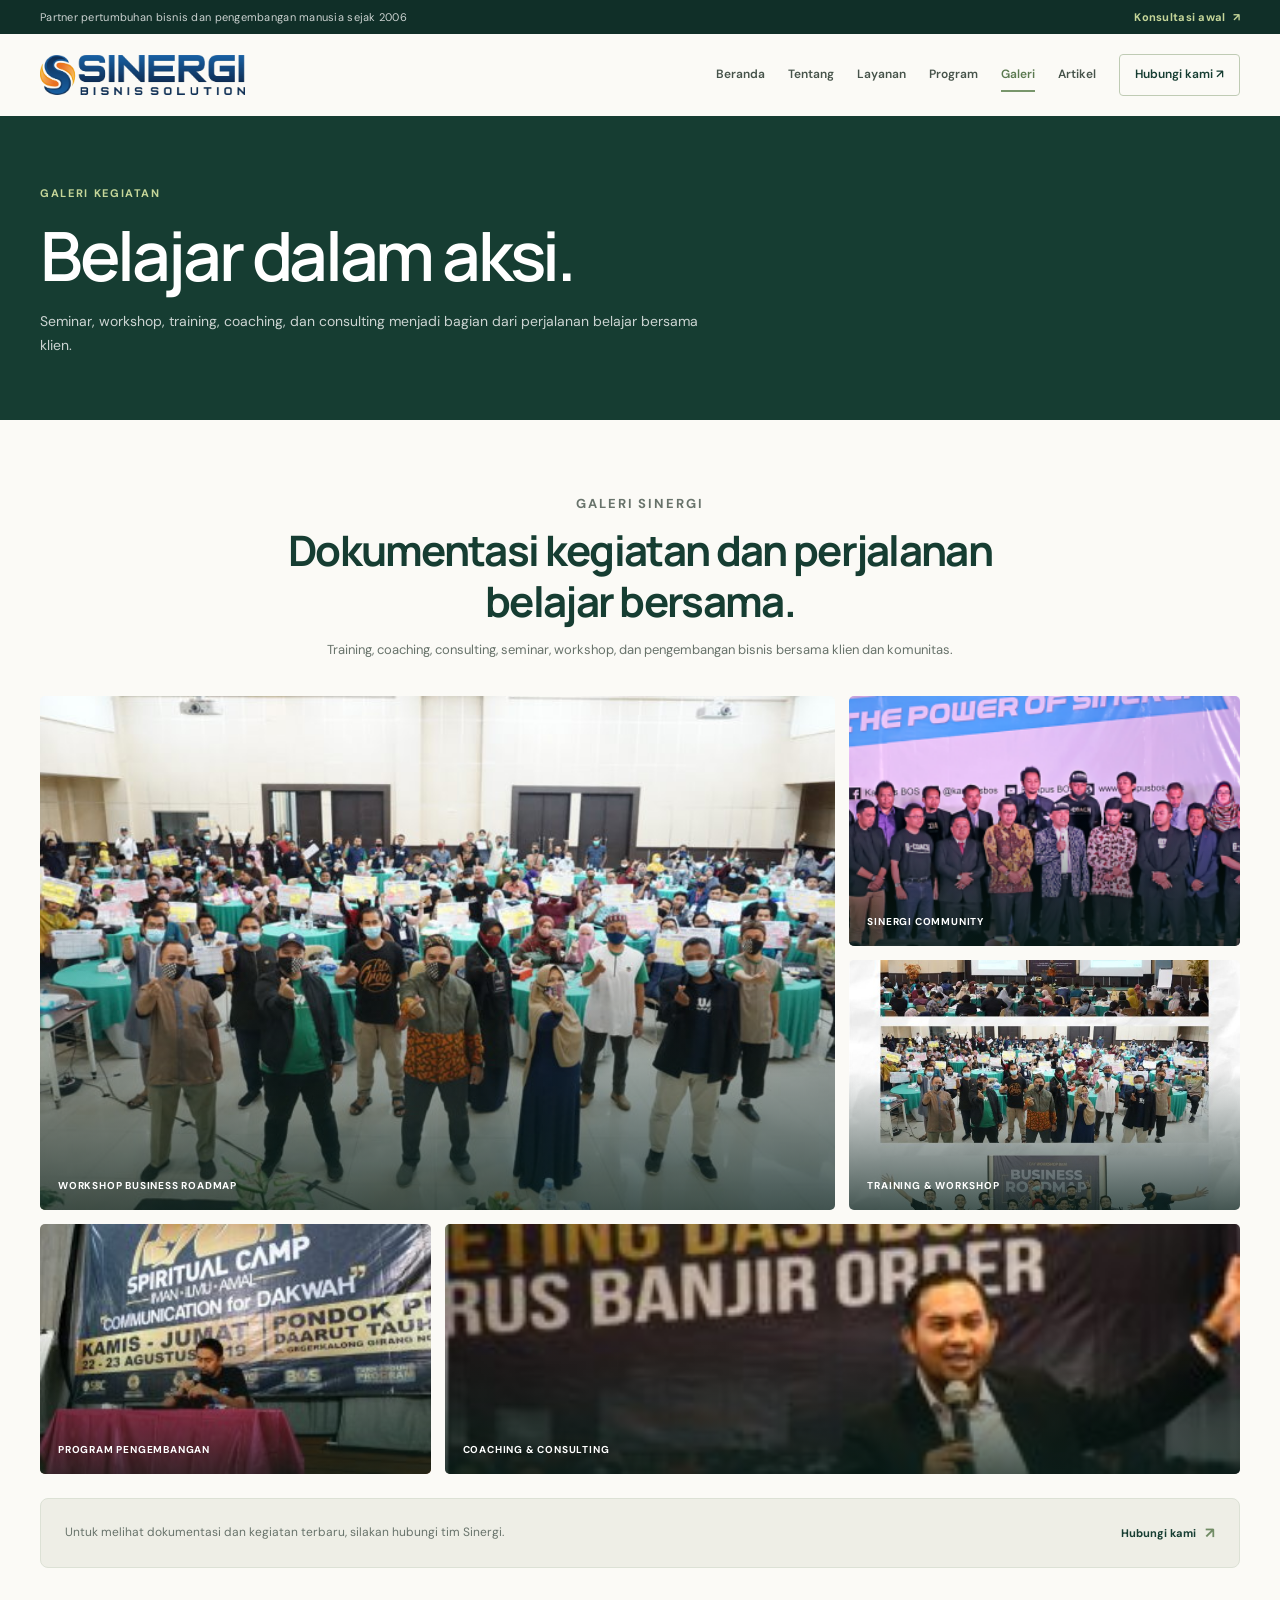
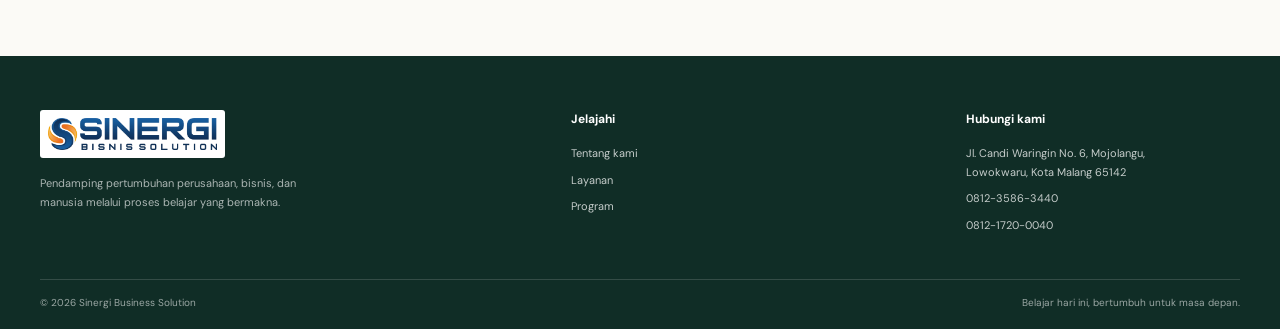
<file: gallery.html>
<!DOCTYPE html>
<html lang="id">
<head>
    <meta charset="UTF-8">
    <meta name="viewport" content="width=device-width, initial-scale=1.0">
    <meta name="description" content="Galeri tema kegiatan training, coaching, consulting, seminar, dan workshop Sinergi Business Solution.">
    <meta name="theme-color" content="#163d32">
    <title>Galeri | Sinergi Business Solution</title>
    <link rel="stylesheet" href="css/style.css">
</head>
<body>
<header class="site-header">
    <div class="topbar"><div class="container topbar-inner"><span>Partner pertumbuhan bisnis dan pengembangan manusia sejak 2006</span><a href="https://wa.me/6281235863440" target="_blank" rel="noopener noreferrer">Konsultasi awal <span aria-hidden="true">↗</span></a></div></div>
    <div class="container nav-container">
        <a href="index.html" class="brand" aria-label="Sinergi Business Solution, beranda"><img src="images/SBS BARU.png" alt="Sinergi Business Solution" class="brand-logo"></a>
        <button class="menu-toggle" id="menuToggle" aria-label="Buka menu" aria-expanded="false" aria-controls="navigation">
            <span></span><span></span><span></span>
        </button>
        <nav class="navigation" id="navigation" aria-label="Navigasi utama">
            <a href="index.html">Beranda</a><a href="about.html">Tentang</a><a href="services.html">Layanan</a><a href="programs.html">Program</a><a href="gallery.html" class="active" aria-current="page">Galeri</a><a href="blog.html">Artikel</a><a href="contact.html" class="nav-contact">Hubungi kami <span aria-hidden="true">↗</span></a>
        </nav>
    </div>
</header>
<main>
    <section class="page-hero"><div class="container"><p class="eyebrow">Galeri kegiatan</p><h1>Belajar dalam aksi.</h1><p>Seminar, workshop, training, coaching, dan consulting menjadi bagian dari perjalanan belajar bersama klien.</p></div></section>
    <section class="page-content"><div class="container">
        <div class="page-heading"><p class="eyebrow">Galeri Sinergi</p><h2>Dokumentasi kegiatan dan perjalanan belajar bersama.</h2><p>Training, coaching, consulting, seminar, workshop, dan pengembangan bisnis bersama klien dan komunitas.</p></div>
        <div class="gallery-grid">
            <figure class="gallery-item gallery-item-featured"><img src="images/DSC00953-768x432.jpg" alt="Peserta mengikuti workshop Business Roadmap"><figcaption>Workshop Business Roadmap</figcaption></figure>
            <figure class="gallery-item"><img src="images/scom-3-6nts5cdqcndttj9vhd6bq5h235sbng3xv85bt59utck.png" alt="Anggota Sinergi Community dalam kegiatan bersama"><figcaption>Sinergi Community</figcaption></figure>
            <figure class="gallery-item"><img src="images/afgeggg-768x768.jpg" alt="Peserta pelatihan berfoto bersama"><figcaption>Training &amp; workshop</figcaption></figure>
            <figure class="gallery-item"><img src="images/quantum-ofaaadfadp28e10oykay19kxgt8qvdce59uwgnd6qq.jpeg" alt="Pembicara menyampaikan materi dalam program pelatihan"><figcaption>Program pengembangan</figcaption></figure>
            <figure class="gallery-item"><img src="images/26001339_139635606754667_6998839997686775049_n-nzmgis0r1axng885k565aeiclilh2de6p8aydt8jky.jpg" alt="Coach menyampaikan materi dalam sesi bisnis"><figcaption>Coaching &amp; consulting</figcaption></figure>
        </div>
        <div class="program-more"><p>Untuk melihat dokumentasi dan kegiatan terbaru, silakan hubungi tim Sinergi.</p><a href="contact.html" class="text-link">Hubungi kami <span aria-hidden="true">↗</span></a></div>
    </div></section>
</main>
<footer class="site-footer"><div class="container footer-main"><div class="footer-brand"><a href="index.html"><img src="images/SBS BARU.png" alt="Sinergi Business Solution" class="footer-logo"></a><p>Pendamping pertumbuhan perusahaan, bisnis, dan manusia melalui proses belajar yang bermakna.</p></div><div><h3>Jelajahi</h3><div class="footer-links"><a href="about.html">Tentang kami</a><a href="services.html">Layanan</a><a href="programs.html">Program</a></div></div><div><h3>Hubungi kami</h3><div class="footer-links"><span>Jl. Candi Waringin No. 6, Mojolangu,<br>Lowokwaru, Kota Malang 65142</span><a href="tel:+6281235863440">0812-3586-3440</a><a href="tel:+6281217200040">0812-1720-0040</a></div></div></div><div class="container footer-bottom"><span>© <span class="currentYear"></span> Sinergi Business Solution</span><span>Belajar hari ini, bertumbuh untuk masa depan.</span></div></footer>
<script src="js/script.js"></script>
</body>
</html>
</file>
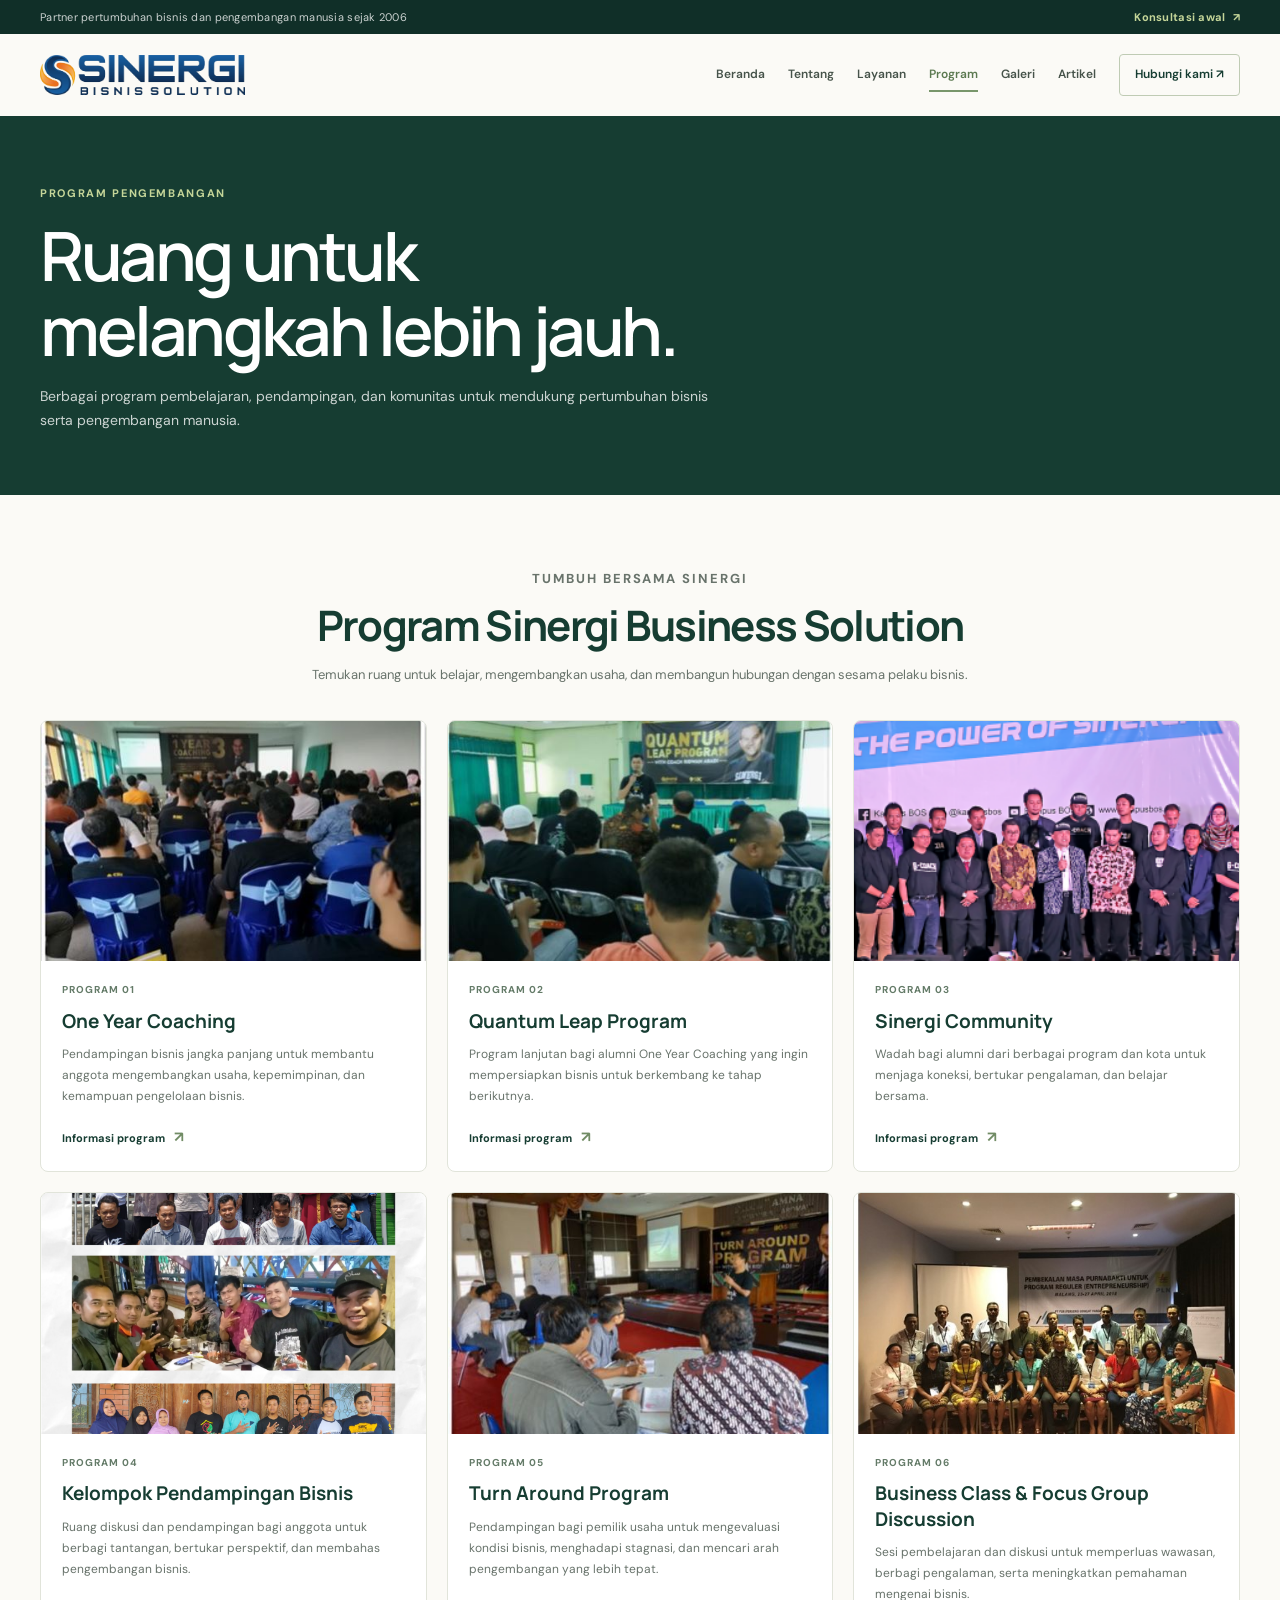
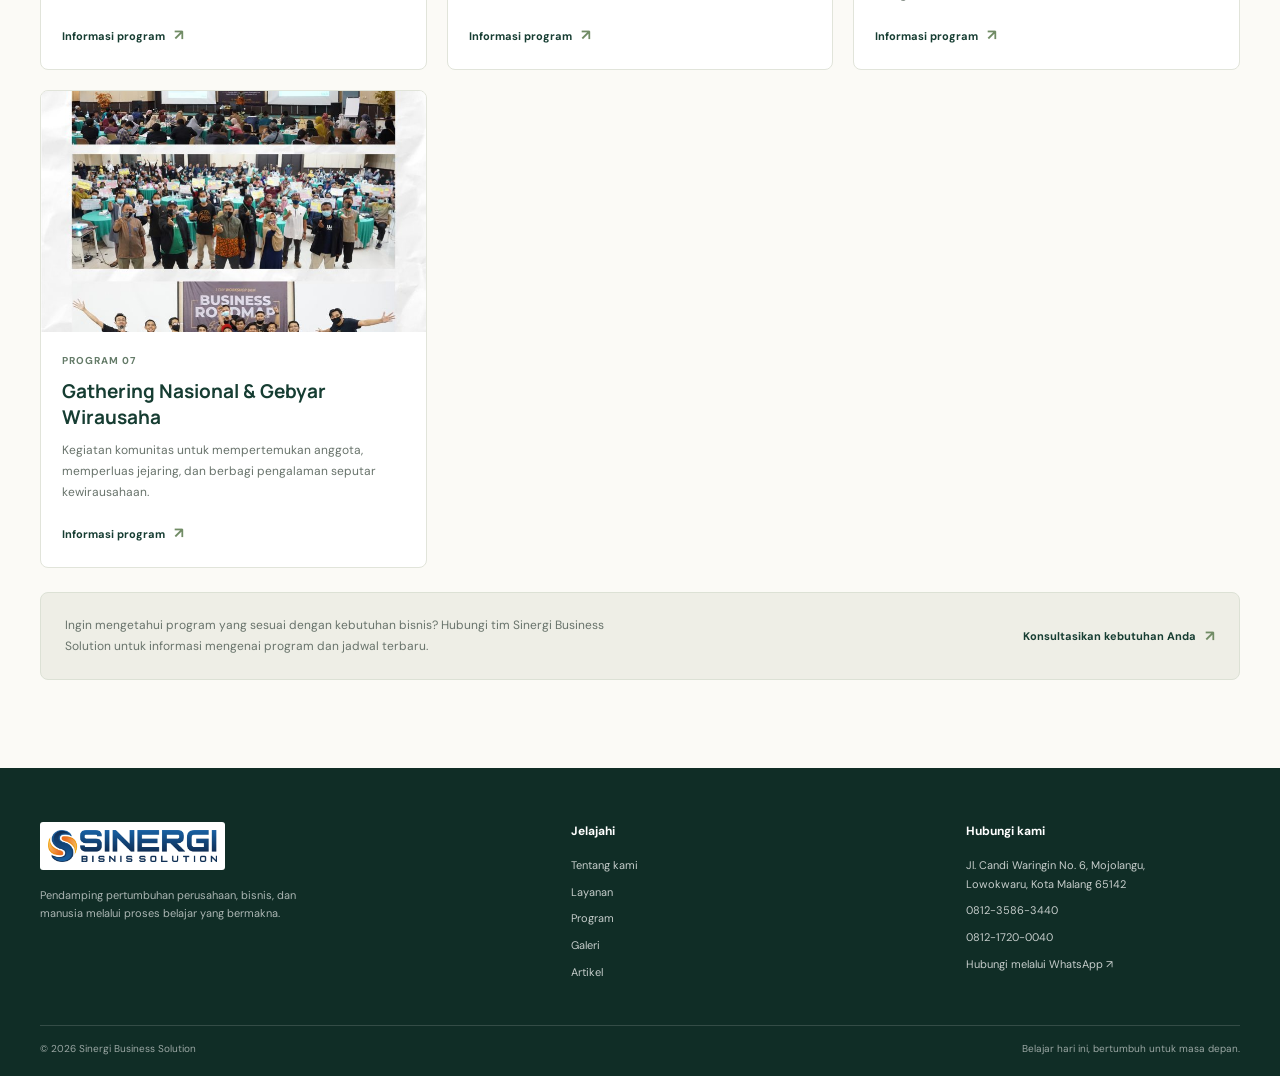
<file: programs.html>
<!DOCTYPE html>
<html lang="id">
<head>
    <meta charset="UTF-8">
    <meta name="viewport" content="width=device-width, initial-scale=1.0">
    <meta name="description" content="Program pengembangan bisnis, pendampingan, dan komunitas dari Sinergi Business Solution.">
    <meta name="theme-color" content="#163d32">
    <title>Program | Sinergi Business Solution</title>
    <link rel="stylesheet" href="css/style.css">
</head>
<body>

<header class="site-header">
    <div class="topbar">
        <div class="container topbar-inner">
            <span>Partner pertumbuhan bisnis dan pengembangan manusia sejak 2006</span>
            <a href="https://wa.me/6281235863440"
               target="_blank" rel="noopener noreferrer">
                Konsultasi awal <span aria-hidden="true">↗</span>
            </a>
        </div>
    </div>

    <div class="container nav-container">
        <a href="index.html" class="brand"
           aria-label="Sinergi Business Solution, beranda">
            <img src="images/SBS BARU.png"
                 alt="Sinergi Business Solution"
                 class="brand-logo">
        </a>

        <button class="menu-toggle" id="menuToggle"
                aria-label="Buka menu"
                aria-expanded="false"
                aria-controls="navigation">
            <span></span><span></span><span></span>
        </button>

        <nav class="navigation" id="navigation" aria-label="Navigasi utama">
            <a href="index.html">Beranda</a>
            <a href="about.html">Tentang</a>
            <a href="services.html">Layanan</a>
            <a href="programs.html" class="active" aria-current="page">Program</a>
            <a href="gallery.html">Galeri</a>
            <a href="blog.html">Artikel</a>
            <a href="contact.html" class="nav-contact">
                Hubungi kami <span aria-hidden="true">↗</span>
            </a>
        </nav>
    </div>
</header>

<main>
    <section class="page-hero">
        <div class="container">
            <p class="eyebrow">Program pengembangan</p>
            <h1>Ruang untuk<br>melangkah lebih jauh.</h1>
            <p>
                Berbagai program pembelajaran, pendampingan, dan komunitas
                untuk mendukung pertumbuhan bisnis serta pengembangan manusia.
            </p>
        </div>
    </section>

    <section class="page-content">
        <div class="container">

            <div class="page-heading">
                <p class="eyebrow">Tumbuh bersama Sinergi</p>
                <h2>Program Sinergi Business Solution</h2>
                <p>
                    Temukan ruang untuk belajar, mengembangkan usaha,
                    dan membangun hubungan dengan sesama pelaku bisnis.
                </p>
            </div>

            <div class="program-card-grid">

                <!-- PROGRAM 1 -->
                <article class="program-card" id="one-year-coaching">
                    <div class="program-card-image" aria-hidden="true">
                        <img src="images/OYC.JPG"
                             alt="One Year Coaching"
                             loading="lazy">
                    </div>
                    <div class="program-card-content">
                        <span class="program-card-number">PROGRAM 01</span>
                        <h2>One Year Coaching</h2>
                        <p>
                            Pendampingan bisnis jangka panjang untuk membantu
                            anggota mengembangkan usaha, kepemimpinan,
                            dan kemampuan pengelolaan bisnis.
                        </p>
                        <a href="contact.html" class="text-link">
                            Informasi program <span aria-hidden="true">↗</span>
                        </a>
                    </div>
                </article>

                <!-- PROGRAM 2 -->
                <article class="program-card" id="quantum-leap">
                    <div class="program-card-image" aria-hidden="true">
                        <img src="images/Quantumleap.JPG"
                             alt="Quantum Leap Program"
                             loading="lazy">
                    </div>
                    <div class="program-card-content">
                        <span class="program-card-number">PROGRAM 02</span>
                        <h2>Quantum Leap Program</h2>
                        <p>
                            Program lanjutan bagi alumni One Year Coaching
                            yang ingin mempersiapkan bisnis untuk berkembang
                            ke tahap berikutnya.
                        </p>
                        <a href="contact.html" class="text-link">
                            Informasi program <span aria-hidden="true">↗</span>
                        </a>
                    </div>
                </article>

                <!-- PROGRAM 3 -->
                <article class="program-card" id="sinergi-community">
                    <div class="program-card-image" aria-hidden="true">
                        <img src="images/scom-3-6nts5cdqcndttj9vhd6bq5h235sbng3xv85bt59utck.png"
                             alt="Sinergi Community"
                             loading="lazy">
                    </div>
                    <div class="program-card-content">
                        <span class="program-card-number">PROGRAM 03</span>
                        <h2>Sinergi Community</h2>
                        <p>
                            Wadah bagi alumni dari berbagai program dan kota
                            untuk menjaga koneksi, bertukar pengalaman,
                            dan belajar bersama.
                        </p>
                        <a href="contact.html" class="text-link">
                            Informasi program <span aria-hidden="true">↗</span>
                        </a>
                    </div>
                </article>

                <!-- PROGRAM 4 -->
                <article class="program-card">
                    <div class="program-card-image" aria-hidden="true">
                        <img src="images/kelompokpendampingbisnis.jpg"
                             alt="Kelompok Pendampingan Bisnis"
                             loading="lazy">
                    </div>
                    <div class="program-card-content">
                        <span class="program-card-number">PROGRAM 04</span>
                        <h2>Kelompok Pendampingan Bisnis</h2>
                        <p>
                            Ruang diskusi dan pendampingan bagi anggota
                            untuk berbagi tantangan, bertukar perspektif,
                            dan membahas pengembangan bisnis.
                        </p>
                        <a href="contact.html" class="text-link">
                            Informasi program <span aria-hidden="true">↗</span>
                        </a>
                    </div>
                </article>

                <!-- PROGRAM 5 -->
                <article class="program-card">
                    <div class="program-card-image" aria-hidden="true">
                        <img src="images/Turnaroundprogram.JPG"
                             alt="Turn Around Program"
                             loading="lazy">
                    </div>
                    <div class="program-card-content">
                        <span class="program-card-number">PROGRAM 05</span>
                        <h2>Turn Around Program</h2>
                        <p>
                            Pendampingan bagi pemilik usaha untuk mengevaluasi
                            kondisi bisnis, menghadapi stagnasi, dan mencari
                            arah pengembangan yang lebih tepat.
                        </p>
                        <a href="contact.html" class="text-link">
                            Informasi program <span aria-hidden="true">↗</span>
                        </a>
                    </div>
                </article>

                <!-- PROGRAM 6 -->
                <article class="program-card">
                    <div class="program-card-image" aria-hidden="true">
                        <img src="images/IH-B-PLN.jpg"
                             alt="Business Class dan Focus Group Discussion"
                             loading="lazy">
                    </div>
                    <div class="program-card-content">
                        <span class="program-card-number">PROGRAM 06</span>
                        <h2>Business Class &amp; Focus Group Discussion</h2>
                        <p>
                            Sesi pembelajaran dan diskusi untuk memperluas
                            wawasan, berbagi pengalaman, serta meningkatkan
                            pemahaman mengenai bisnis.
                        </p>
                        <a href="contact.html" class="text-link">
                            Informasi program <span aria-hidden="true">↗</span>
                        </a>
                    </div>
                </article>

                <!-- PROGRAM 7 -->
                <article class="program-card">
                    <div class="program-card-image" aria-hidden="true">
                        <img src="images/afgeggg-768x768.jpg"
                             alt="Gathering Nasional dan Gebyar Wirausaha"
                             loading="lazy">
                    </div>
                    <div class="program-card-content">
                        <span class="program-card-number">PROGRAM 07</span>
                        <h2>Gathering Nasional &amp; Gebyar Wirausaha</h2>
                        <p>
                            Kegiatan komunitas untuk mempertemukan anggota,
                            memperluas jejaring, dan berbagi pengalaman
                            seputar kewirausahaan.
                        </p>
                        <a href="contact.html" class="text-link">
                            Informasi program <span aria-hidden="true">↗</span>
                        </a>
                    </div>
                </article>

            </div>

            <div class="program-more">
                <p>
                    Ingin mengetahui program yang sesuai dengan kebutuhan bisnis?
                    Hubungi tim Sinergi Business Solution untuk informasi
                    mengenai program dan jadwal terbaru.
                </p>
                <a href="contact.html" class="text-link">
                    Konsultasikan kebutuhan Anda
                    <span aria-hidden="true">↗</span>
                </a>
            </div>

        </div>
    </section>
</main>

<footer class="site-footer">
    <div class="container footer-main">

        <div class="footer-brand">
            <a href="index.html">
                <img src="images/SBS BARU.png"
                     alt="Sinergi Business Solution"
                     class="footer-logo">
            </a>
            <p>
                Pendamping pertumbuhan perusahaan, bisnis, dan manusia
                melalui proses belajar yang bermakna.
            </p>
        </div>

        <div>
            <h3>Jelajahi</h3>
            <div class="footer-links">
                <a href="about.html">Tentang kami</a>
                <a href="services.html">Layanan</a>
                <a href="programs.html">Program</a>
                <a href="gallery.html">Galeri</a>
                <a href="blog.html">Artikel</a>
            </div>
        </div>

        <div>
            <h3>Hubungi kami</h3>
            <div class="footer-links">
                <span>
                    Jl. Candi Waringin No. 6, Mojolangu,<br>
                    Lowokwaru, Kota Malang 65142
                </span>
                <a href="tel:+6281235863440">0812-3586-3440</a>
                <a href="tel:+6281217200040">0812-1720-0040</a>
                <a href="https://wa.me/6281235863440"
                   target="_blank" rel="noopener noreferrer">
                    Hubungi melalui WhatsApp ↗
                </a>
            </div>
        </div>

    </div>

    <div class="container footer-bottom">
        <span>
            © <span class="currentYear"></span> Sinergi Business Solution
        </span>
        <span>Belajar hari ini, bertumbuh untuk masa depan.</span>
    </div>
</footer>

<script src="js/script.js"></script>
</body>
</html>
</file>
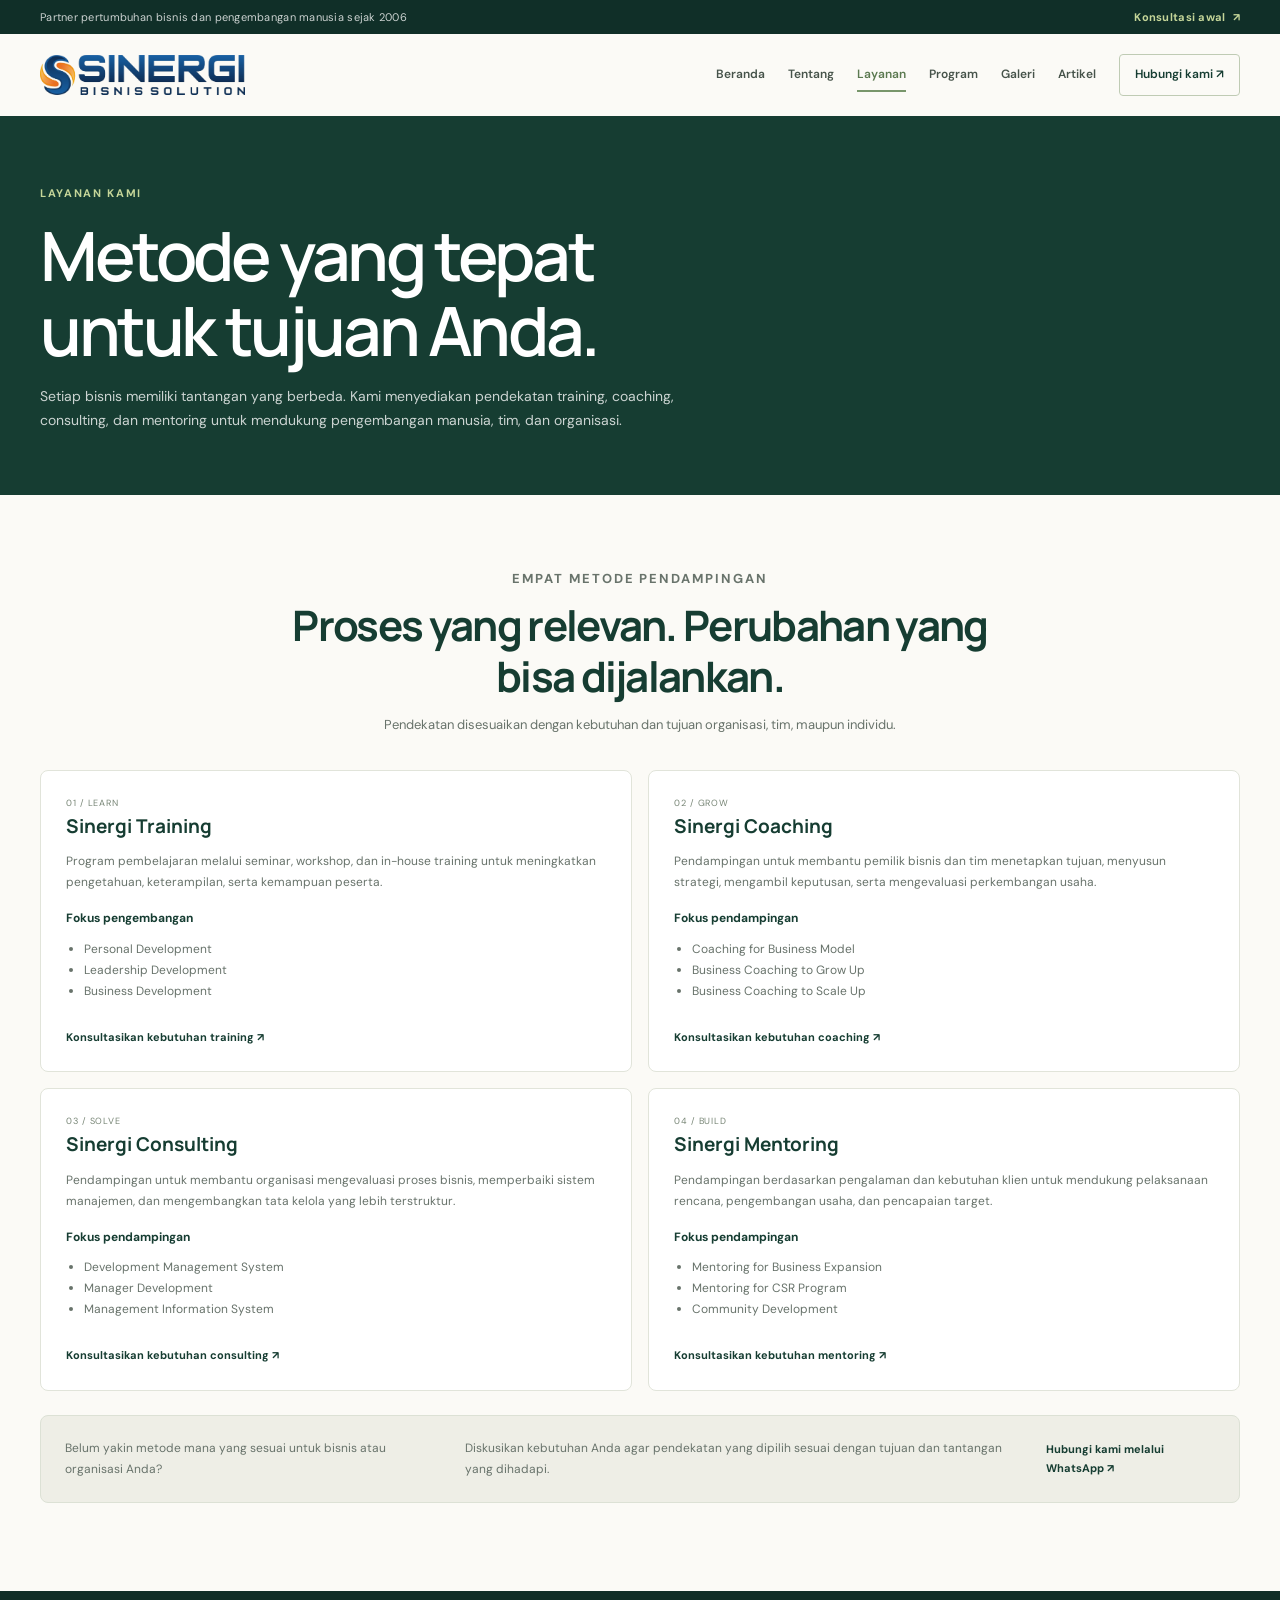
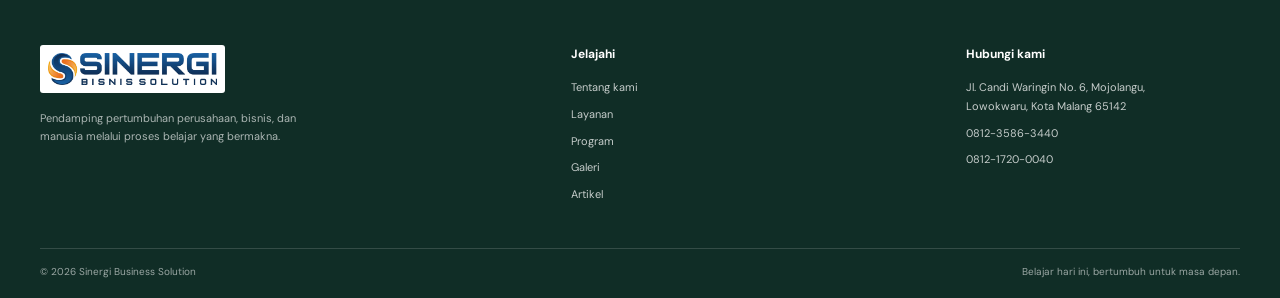
<file: services.html>
<!DOCTYPE html>
<html lang="id">
<head>
    <meta charset="UTF-8">
    <meta name="viewport" content="width=device-width, initial-scale=1.0">
    <meta name="description" content="Layanan Sinergi Business Solution meliputi training, coaching, consulting, dan mentoring untuk pengembangan manusia dan pertumbuhan bisnis.">
    <meta name="theme-color" content="#163d32">
    <title>Layanan | Sinergi Business Solution</title>
    <link rel="stylesheet" href="css/style.css">
</head>
<body>
<header class="site-header">
    <div class="topbar">
        <div class="container topbar-inner">
            <span>Partner pertumbuhan bisnis dan pengembangan manusia sejak 2006</span>
            <a href="https://wa.me/6281235863440" target="_blank" rel="noopener noreferrer">
                Konsultasi awal <span aria-hidden="true">↗</span>
            </a>
        </div>
    </div>

    <div class="container nav-container">
        <a href="index.html" class="brand" aria-label="Sinergi Business Solution, beranda">
            <img src="images/SBS BARU.png" alt="Sinergi Business Solution" class="brand-logo">
        </a>

        <button class="menu-toggle" id="menuToggle" aria-label="Buka menu"
            aria-expanded="false" aria-controls="navigation">
            <span></span><span></span><span></span>
        </button>

        <nav class="navigation" id="navigation" aria-label="Navigasi utama">
            <a href="index.html">Beranda</a>
            <a href="about.html">Tentang</a>
            <a href="services.html" class="active" aria-current="page">Layanan</a>
            <a href="programs.html">Program</a>
            <a href="gallery.html">Galeri</a>
            <a href="blog.html">Artikel</a>
            <a href="contact.html" class="nav-contact">
                Hubungi kami <span aria-hidden="true">↗</span>
            </a>
        </nav>
    </div>
</header>

<main>
    <section class="page-hero">
        <div class="container">
            <p class="eyebrow">Layanan kami</p>
            <h1>Metode yang tepat<br>untuk tujuan Anda.</h1>
            <p>
                Setiap bisnis memiliki tantangan yang berbeda. Kami menyediakan
                pendekatan training, coaching, consulting, dan mentoring untuk
                mendukung pengembangan manusia, tim, dan organisasi.
            </p>
        </div>
    </section>

    <section class="page-content">
        <div class="container">
            <div class="page-heading">
                <p class="eyebrow">Empat metode pendampingan</p>
                <h2>Proses yang relevan. Perubahan yang bisa dijalankan.</h2>
                <p>
                    Pendekatan disesuaikan dengan kebutuhan dan tujuan
                    organisasi, tim, maupun individu.
                </p>
            </div>

            <div class="service-grid-secondary">

                <article class="service-card-secondary" id="training">
                    <span class="service-number">01 / LEARN</span>
                    <h3>Sinergi Training</h3>
                    <p>
                        Program pembelajaran melalui seminar, workshop, dan
                        in-house training untuk meningkatkan pengetahuan,
                        keterampilan, serta kemampuan peserta.
                    </p>
                    <h4>Fokus pengembangan</h4>
                    <ul>
                        <li>Personal Development</li>
                        <li>Leadership Development</li>
                        <li>Business Development</li>
                    </ul>
                    <a href="contact.html" class="text-link">
                        Konsultasikan kebutuhan training ↗
                    </a>
                </article>

                <article class="service-card-secondary" id="coaching">
                    <span class="service-number">02 / GROW</span>
                    <h3>Sinergi Coaching</h3>
                    <p>
                        Pendampingan untuk membantu pemilik bisnis dan tim
                        menetapkan tujuan, menyusun strategi, mengambil
                        keputusan, serta mengevaluasi perkembangan usaha.
                    </p>
                    <h4>Fokus pendampingan</h4>
                    <ul>
                        <li>Coaching for Business Model</li>
                        <li>Business Coaching to Grow Up</li>
                        <li>Business Coaching to Scale Up</li>
                    </ul>
                    <a href="contact.html" class="text-link">
                        Konsultasikan kebutuhan coaching ↗
                    </a>
                </article>

                <article class="service-card-secondary" id="consulting">
                    <span class="service-number">03 / SOLVE</span>
                    <h3>Sinergi Consulting</h3>
                    <p>
                        Pendampingan untuk membantu organisasi mengevaluasi
                        proses bisnis, memperbaiki sistem manajemen, dan
                        mengembangkan tata kelola yang lebih terstruktur.
                    </p>
                    <h4>Fokus pendampingan</h4>
                    <ul>
                        <li>Development Management System</li>
                        <li>Manager Development</li>
                        <li>Management Information System</li>
                    </ul>
                    <a href="contact.html" class="text-link">
                        Konsultasikan kebutuhan consulting ↗
                    </a>
                </article>

                <article class="service-card-secondary" id="mentoring">
                    <span class="service-number">04 / BUILD</span>
                    <h3>Sinergi Mentoring</h3>
                    <p>
                        Pendampingan berdasarkan pengalaman dan kebutuhan
                        klien untuk mendukung pelaksanaan rencana,
                        pengembangan usaha, dan pencapaian target.
                    </p>
                    <h4>Fokus pendampingan</h4>
                    <ul>
                        <li>Mentoring for Business Expansion</li>
                        <li>Mentoring for CSR Program</li>
                        <li>Community Development</li>
                    </ul>
                    <a href="contact.html" class="text-link">
                        Konsultasikan kebutuhan mentoring ↗
                    </a>
                </article>

            </div>

            <div class="program-more">
                <p>
                    Belum yakin metode mana yang sesuai untuk bisnis atau
                    organisasi Anda?
                </p>
                <p>
                    Diskusikan kebutuhan Anda agar pendekatan yang dipilih
                    sesuai dengan tujuan dan tantangan yang dihadapi.
                </p>
                <a href="https://wa.me/6281235863440?text=Halo%20Sinergi%20Business%20Solution%2C%20saya%20ingin%20berkonsultasi%20mengenai%20layanan."
                   class="text-link" target="_blank" rel="noopener noreferrer">
                    Hubungi kami melalui WhatsApp ↗
                </a>
            </div>
        </div>
    </section>
</main>

<footer class="site-footer">
    <div class="container footer-main">
        <div class="footer-brand">
            <a href="index.html">
                <img src="images/SBS BARU.png" alt="Sinergi Business Solution" class="footer-logo">
            </a>
            <p>
                Pendamping pertumbuhan perusahaan, bisnis, dan manusia
                melalui proses belajar yang bermakna.
            </p>
        </div>

        <div>
            <h3>Jelajahi</h3>
            <div class="footer-links">
                <a href="about.html">Tentang kami</a>
                <a href="services.html">Layanan</a>
                <a href="programs.html">Program</a>
                <a href="gallery.html">Galeri</a>
                <a href="blog.html">Artikel</a>
            </div>
        </div>

        <div>
            <h3>Hubungi kami</h3>
            <div class="footer-links">
                <span>
                    Jl. Candi Waringin No. 6, Mojolangu,<br>
                    Lowokwaru, Kota Malang 65142
                </span>
                <a href="tel:+6281235863440">0812-3586-3440</a>
                <a href="tel:+6281217200040">0812-1720-0040</a>
            </div>
        </div>
    </div>

    <div class="container footer-bottom">
        <span>© <span class="currentYear"></span> Sinergi Business Solution</span>
        <span>Belajar hari ini, bertumbuh untuk masa depan.</span>
    </div>
</footer>

<script src="js/script.js"></script>
</body>
</html>
</file>
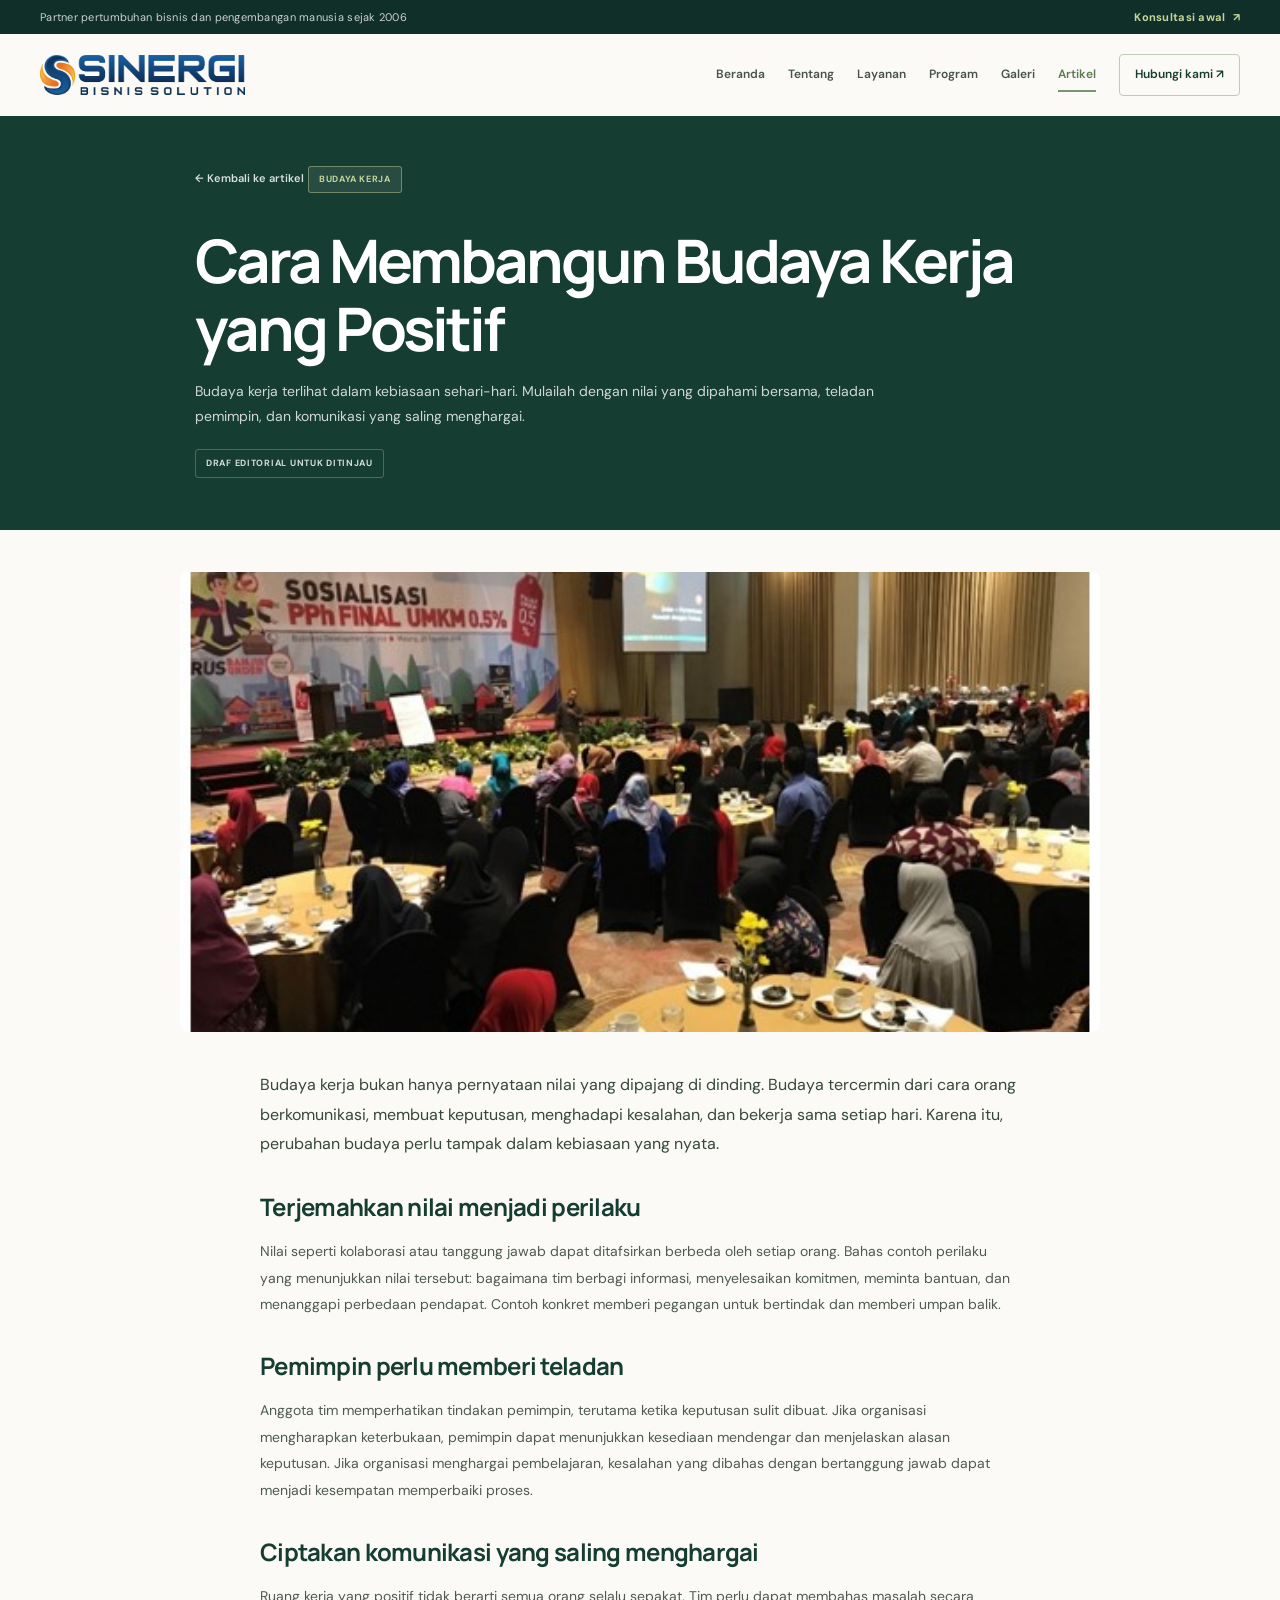
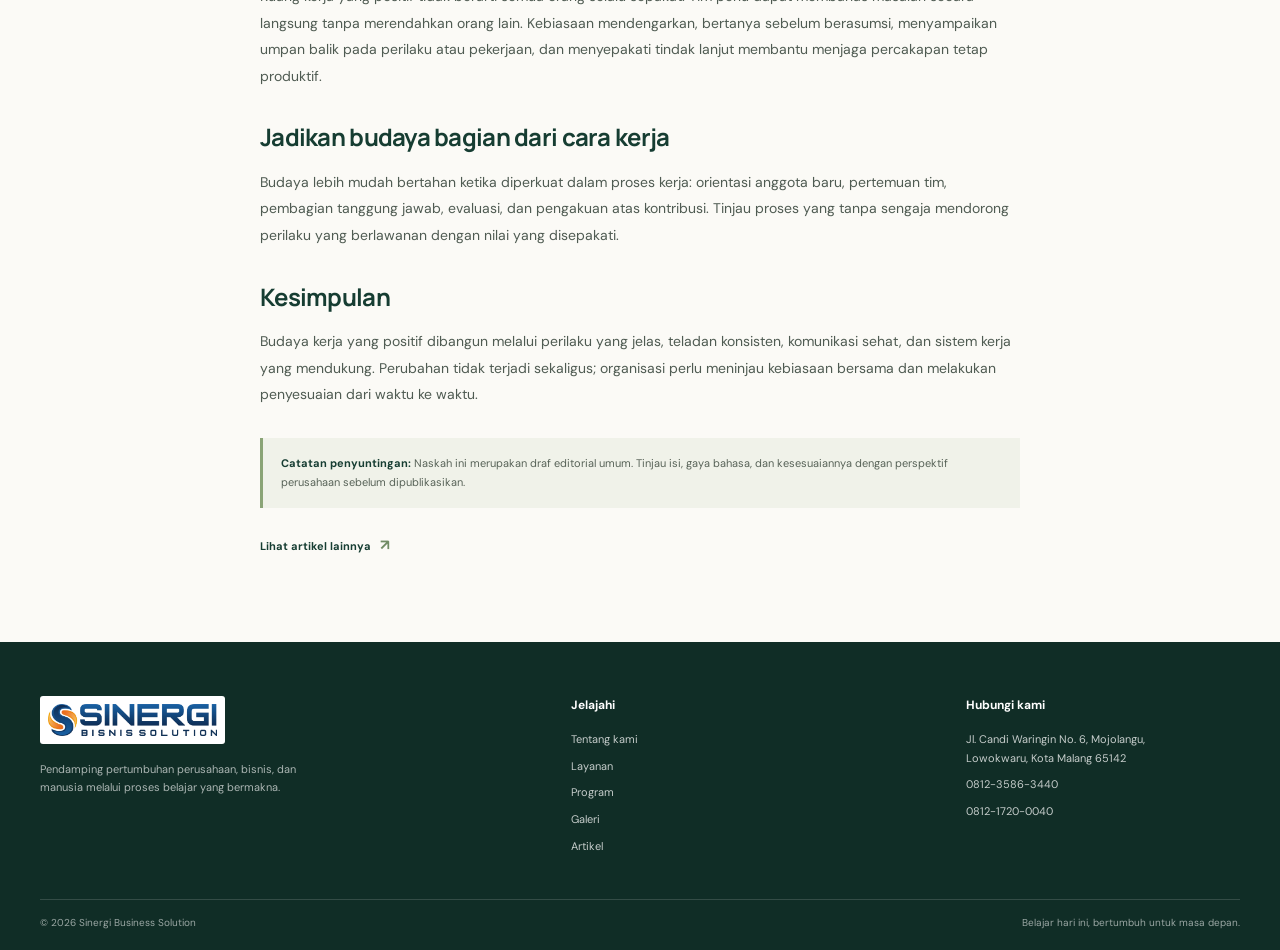
<file: artikel/budaya-kerja.html>
<!DOCTYPE html>
<html lang="id">
<head>
    <meta charset="UTF-8">
    <meta name="viewport" content="width=device-width, initial-scale=1.0">
    <meta name="description" content="Draf editorial tentang langkah praktis membangun budaya kerja yang positif melalui nilai, teladan, dan komunikasi.">
    <meta name="theme-color" content="#163d32">
    <title>Cara Membangun Budaya Kerja yang Positif | Sinergi Business Solution</title>
    <link rel="stylesheet" href="../css/style.css">
</head>
<body>
<header class="site-header">
    <div class="topbar"><div class="container topbar-inner"><span>Partner pertumbuhan bisnis dan pengembangan manusia sejak 2006</span><a href="https://wa.me/6281235863440" target="_blank" rel="noopener noreferrer">Konsultasi awal <span aria-hidden="true">↗</span></a></div></div>
    <div class="container nav-container">
        <a href="../index.html" class="brand" aria-label="Sinergi Business Solution, beranda"><img src="../images/SBS BARU.png" alt="Sinergi Business Solution" class="brand-logo"></a>
        <button class="menu-toggle" id="menuToggle" aria-label="Buka menu" aria-expanded="false" aria-controls="navigation"><span></span><span></span><span></span></button>
        <nav class="navigation" id="navigation" aria-label="Navigasi utama">
            <a href="../index.html">Beranda</a><a href="../about.html">Tentang</a><a href="../services.html">Layanan</a><a href="../programs.html">Program</a><a href="../gallery.html">Galeri</a><a href="../blog.html" class="active" aria-current="page">Artikel</a><a href="../contact.html" class="nav-contact">Hubungi kami <span aria-hidden="true">↗</span></a>
        </nav>
    </div>
</header>
<main>
    <section class="article-hero"><div class="container article-hero-content">
        <a class="article-back" href="../blog.html">← Kembali ke artikel</a>
        <span class="article-category">Budaya Kerja</span>
        <h1>Cara Membangun Budaya Kerja yang Positif</h1>
        <p class="article-summary">Budaya kerja terlihat dalam kebiasaan sehari-hari. Mulailah dengan nilai yang dipahami bersama, teladan pemimpin, dan komunikasi yang saling menghargai.</p>
        <span class="draft-label">Draf editorial untuk ditinjau</span>
    </div></section>
    <article class="article-detail container">
        <figure class="article-cover"><img src="../images/IH-2.jpg" alt="Peserta mengikuti sesi pembelajaran bersama"></figure>
        <div class="article-body">
            <p class="article-intro">Budaya kerja bukan hanya pernyataan nilai yang dipajang di dinding. Budaya tercermin dari cara orang berkomunikasi, membuat keputusan, menghadapi kesalahan, dan bekerja sama setiap hari. Karena itu, perubahan budaya perlu tampak dalam kebiasaan yang nyata.</p>
            <h2>Terjemahkan nilai menjadi perilaku</h2>
            <p>Nilai seperti kolaborasi atau tanggung jawab dapat ditafsirkan berbeda oleh setiap orang. Bahas contoh perilaku yang menunjukkan nilai tersebut: bagaimana tim berbagi informasi, menyelesaikan komitmen, meminta bantuan, dan menanggapi perbedaan pendapat. Contoh konkret memberi pegangan untuk bertindak dan memberi umpan balik.</p>
            <h2>Pemimpin perlu memberi teladan</h2>
            <p>Anggota tim memperhatikan tindakan pemimpin, terutama ketika keputusan sulit dibuat. Jika organisasi mengharapkan keterbukaan, pemimpin dapat menunjukkan kesediaan mendengar dan menjelaskan alasan keputusan. Jika organisasi menghargai pembelajaran, kesalahan yang dibahas dengan bertanggung jawab dapat menjadi kesempatan memperbaiki proses.</p>
            <h2>Ciptakan komunikasi yang saling menghargai</h2>
            <p>Ruang kerja yang positif tidak berarti semua orang selalu sepakat. Tim perlu dapat membahas masalah secara langsung tanpa merendahkan orang lain. Kebiasaan mendengarkan, bertanya sebelum berasumsi, menyampaikan umpan balik pada perilaku atau pekerjaan, dan menyepakati tindak lanjut membantu menjaga percakapan tetap produktif.</p>
            <h2>Jadikan budaya bagian dari cara kerja</h2>
            <p>Budaya lebih mudah bertahan ketika diperkuat dalam proses kerja: orientasi anggota baru, pertemuan tim, pembagian tanggung jawab, evaluasi, dan pengakuan atas kontribusi. Tinjau proses yang tanpa sengaja mendorong perilaku yang berlawanan dengan nilai yang disepakati.</p>
            <h2>Kesimpulan</h2>
            <p>Budaya kerja yang positif dibangun melalui perilaku yang jelas, teladan konsisten, komunikasi sehat, dan sistem kerja yang mendukung. Perubahan tidak terjadi sekaligus; organisasi perlu meninjau kebiasaan bersama dan melakukan penyesuaian dari waktu ke waktu.</p>
            <aside class="article-review-note"><strong>Catatan penyuntingan:</strong> Naskah ini merupakan draf editorial umum. Tinjau isi, gaya bahasa, dan kesesuaiannya dengan perspektif perusahaan sebelum dipublikasikan.</aside>
            <a class="text-link article-return" href="../blog.html">Lihat artikel lainnya <span aria-hidden="true">↗</span></a>
        </div>
    </article>
</main>
<footer class="site-footer">
    <div class="container footer-main">
        <div class="footer-brand"><a href="../index.html"><img src="../images/SBS BARU.png" alt="Sinergi Business Solution" class="footer-logo"></a><p>Pendamping pertumbuhan perusahaan, bisnis, dan manusia melalui proses belajar yang bermakna.</p></div>
        <div><h3>Jelajahi</h3><div class="footer-links"><a href="../about.html">Tentang kami</a><a href="../services.html">Layanan</a><a href="../programs.html">Program</a><a href="../gallery.html">Galeri</a><a href="../blog.html">Artikel</a></div></div>
        <div><h3>Hubungi kami</h3><div class="footer-links"><span>Jl. Candi Waringin No. 6, Mojolangu,<br>Lowokwaru, Kota Malang 65142</span><a href="tel:+6281235863440">0812-3586-3440</a><a href="tel:+6281217200040">0812-1720-0040</a></div></div>
    </div>
    <div class="container footer-bottom"><span>© <span class="currentYear"></span> Sinergi Business Solution</span><span>Belajar hari ini, bertumbuh untuk masa depan.</span></div>
</footer>
<script src="../js/script.js"></script>
</body>
</html>
</file>
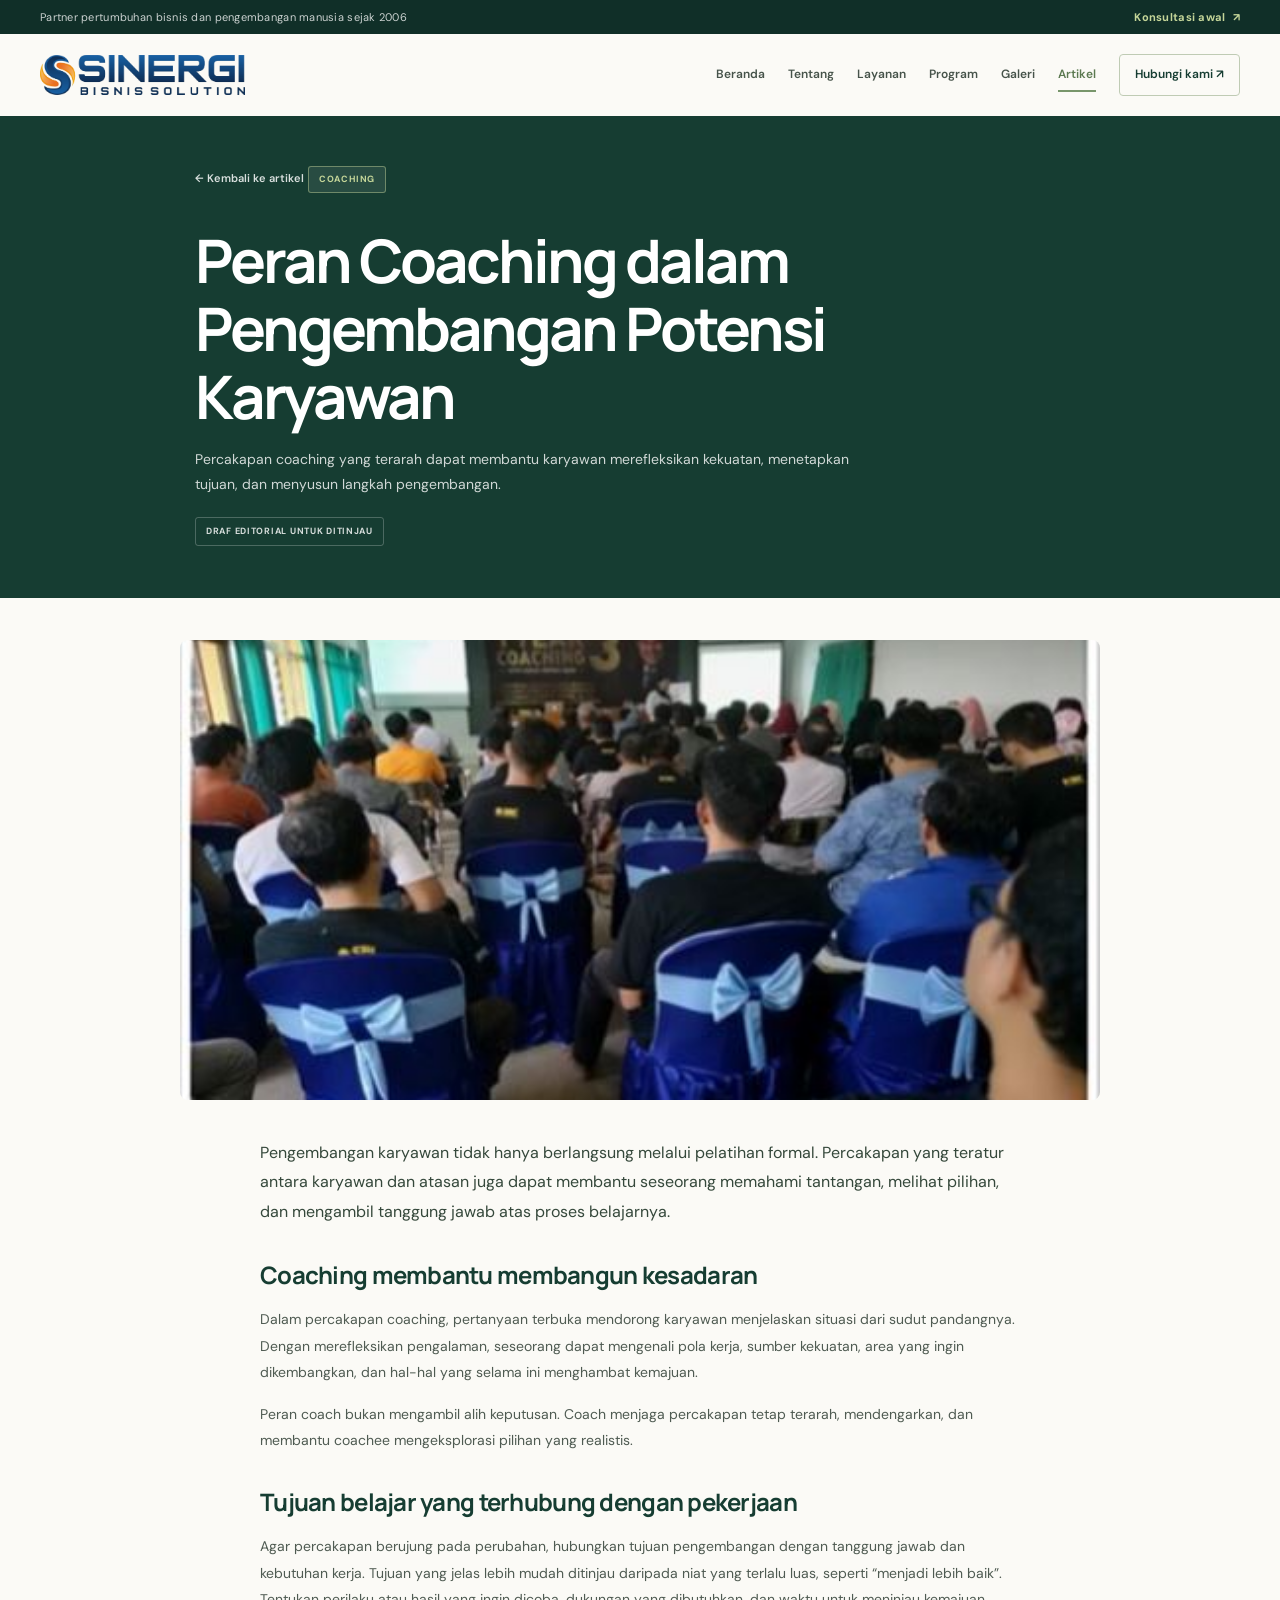
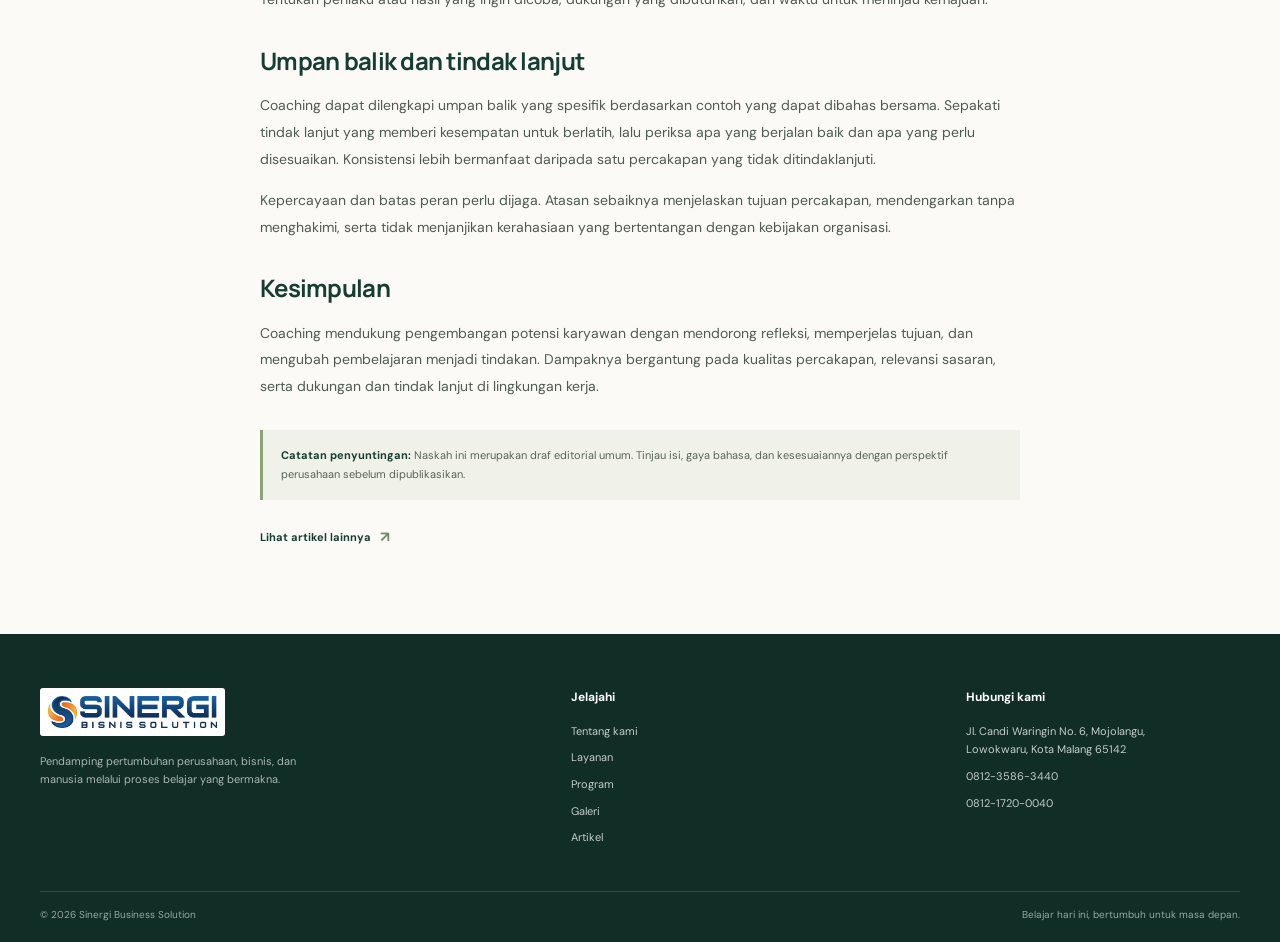
<file: artikel/coaching.html>
<!DOCTYPE html>
<html lang="id">
<head>
    <meta charset="UTF-8">
    <meta name="viewport" content="width=device-width, initial-scale=1.0">
    <meta name="description" content="Draf editorial tentang bagaimana coaching dapat mendukung refleksi, tujuan belajar, dan pengembangan potensi karyawan.">
    <meta name="theme-color" content="#163d32">
    <title>Peran Coaching dalam Pengembangan Potensi Karyawan | Sinergi Business Solution</title>
    <link rel="stylesheet" href="../css/style.css">
</head>
<body>
<header class="site-header">
    <div class="topbar"><div class="container topbar-inner"><span>Partner pertumbuhan bisnis dan pengembangan manusia sejak 2006</span><a href="https://wa.me/6281235863440" target="_blank" rel="noopener noreferrer">Konsultasi awal <span aria-hidden="true">↗</span></a></div></div>
    <div class="container nav-container">
        <a href="../index.html" class="brand" aria-label="Sinergi Business Solution, beranda"><img src="../images/SBS BARU.png" alt="Sinergi Business Solution" class="brand-logo"></a>
        <button class="menu-toggle" id="menuToggle" aria-label="Buka menu" aria-expanded="false" aria-controls="navigation"><span></span><span></span><span></span></button>
        <nav class="navigation" id="navigation" aria-label="Navigasi utama">
            <a href="../index.html">Beranda</a><a href="../about.html">Tentang</a><a href="../services.html">Layanan</a><a href="../programs.html">Program</a><a href="../gallery.html">Galeri</a><a href="../blog.html" class="active" aria-current="page">Artikel</a><a href="../contact.html" class="nav-contact">Hubungi kami <span aria-hidden="true">↗</span></a>
        </nav>
    </div>
</header>
<main>
    <section class="article-hero"><div class="container article-hero-content">
        <a class="article-back" href="../blog.html">← Kembali ke artikel</a>
        <span class="article-category">Coaching</span>
        <h1>Peran Coaching dalam Pengembangan Potensi Karyawan</h1>
        <p class="article-summary">Percakapan coaching yang terarah dapat membantu karyawan merefleksikan kekuatan, menetapkan tujuan, dan menyusun langkah pengembangan.</p>
        <span class="draft-label">Draf editorial untuk ditinjau</span>
    </div></section>
    <article class="article-detail container">
        <figure class="article-cover"><img src="../images/OYC.JPG" alt="Peserta menyimak materi dalam kegiatan pembelajaran"></figure>
        <div class="article-body">
            <p class="article-intro">Pengembangan karyawan tidak hanya berlangsung melalui pelatihan formal. Percakapan yang teratur antara karyawan dan atasan juga dapat membantu seseorang memahami tantangan, melihat pilihan, dan mengambil tanggung jawab atas proses belajarnya.</p>
            <h2>Coaching membantu membangun kesadaran</h2>
            <p>Dalam percakapan coaching, pertanyaan terbuka mendorong karyawan menjelaskan situasi dari sudut pandangnya. Dengan merefleksikan pengalaman, seseorang dapat mengenali pola kerja, sumber kekuatan, area yang ingin dikembangkan, dan hal-hal yang selama ini menghambat kemajuan.</p>
            <p>Peran coach bukan mengambil alih keputusan. Coach menjaga percakapan tetap terarah, mendengarkan, dan membantu coachee mengeksplorasi pilihan yang realistis.</p>
            <h2>Tujuan belajar yang terhubung dengan pekerjaan</h2>
            <p>Agar percakapan berujung pada perubahan, hubungkan tujuan pengembangan dengan tanggung jawab dan kebutuhan kerja. Tujuan yang jelas lebih mudah ditinjau daripada niat yang terlalu luas, seperti “menjadi lebih baik”. Tentukan perilaku atau hasil yang ingin dicoba, dukungan yang dibutuhkan, dan waktu untuk meninjau kemajuan.</p>
            <h2>Umpan balik dan tindak lanjut</h2>
            <p>Coaching dapat dilengkapi umpan balik yang spesifik berdasarkan contoh yang dapat dibahas bersama. Sepakati tindak lanjut yang memberi kesempatan untuk berlatih, lalu periksa apa yang berjalan baik dan apa yang perlu disesuaikan. Konsistensi lebih bermanfaat daripada satu percakapan yang tidak ditindaklanjuti.</p>
            <p>Kepercayaan dan batas peran perlu dijaga. Atasan sebaiknya menjelaskan tujuan percakapan, mendengarkan tanpa menghakimi, serta tidak menjanjikan kerahasiaan yang bertentangan dengan kebijakan organisasi.</p>
            <h2>Kesimpulan</h2>
            <p>Coaching mendukung pengembangan potensi karyawan dengan mendorong refleksi, memperjelas tujuan, dan mengubah pembelajaran menjadi tindakan. Dampaknya bergantung pada kualitas percakapan, relevansi sasaran, serta dukungan dan tindak lanjut di lingkungan kerja.</p>
            <aside class="article-review-note"><strong>Catatan penyuntingan:</strong> Naskah ini merupakan draf editorial umum. Tinjau isi, gaya bahasa, dan kesesuaiannya dengan perspektif perusahaan sebelum dipublikasikan.</aside>
            <a class="text-link article-return" href="../blog.html">Lihat artikel lainnya <span aria-hidden="true">↗</span></a>
        </div>
    </article>
</main>
<footer class="site-footer">
    <div class="container footer-main">
        <div class="footer-brand"><a href="../index.html"><img src="../images/SBS BARU.png" alt="Sinergi Business Solution" class="footer-logo"></a><p>Pendamping pertumbuhan perusahaan, bisnis, dan manusia melalui proses belajar yang bermakna.</p></div>
        <div><h3>Jelajahi</h3><div class="footer-links"><a href="../about.html">Tentang kami</a><a href="../services.html">Layanan</a><a href="../programs.html">Program</a><a href="../gallery.html">Galeri</a><a href="../blog.html">Artikel</a></div></div>
        <div><h3>Hubungi kami</h3><div class="footer-links"><span>Jl. Candi Waringin No. 6, Mojolangu,<br>Lowokwaru, Kota Malang 65142</span><a href="tel:+6281235863440">0812-3586-3440</a><a href="tel:+6281217200040">0812-1720-0040</a></div></div>
    </div>
    <div class="container footer-bottom"><span>© <span class="currentYear"></span> Sinergi Business Solution</span><span>Belajar hari ini, bertumbuh untuk masa depan.</span></div>
</footer>
<script src="../js/script.js"></script>
</body>
</html>
</file>
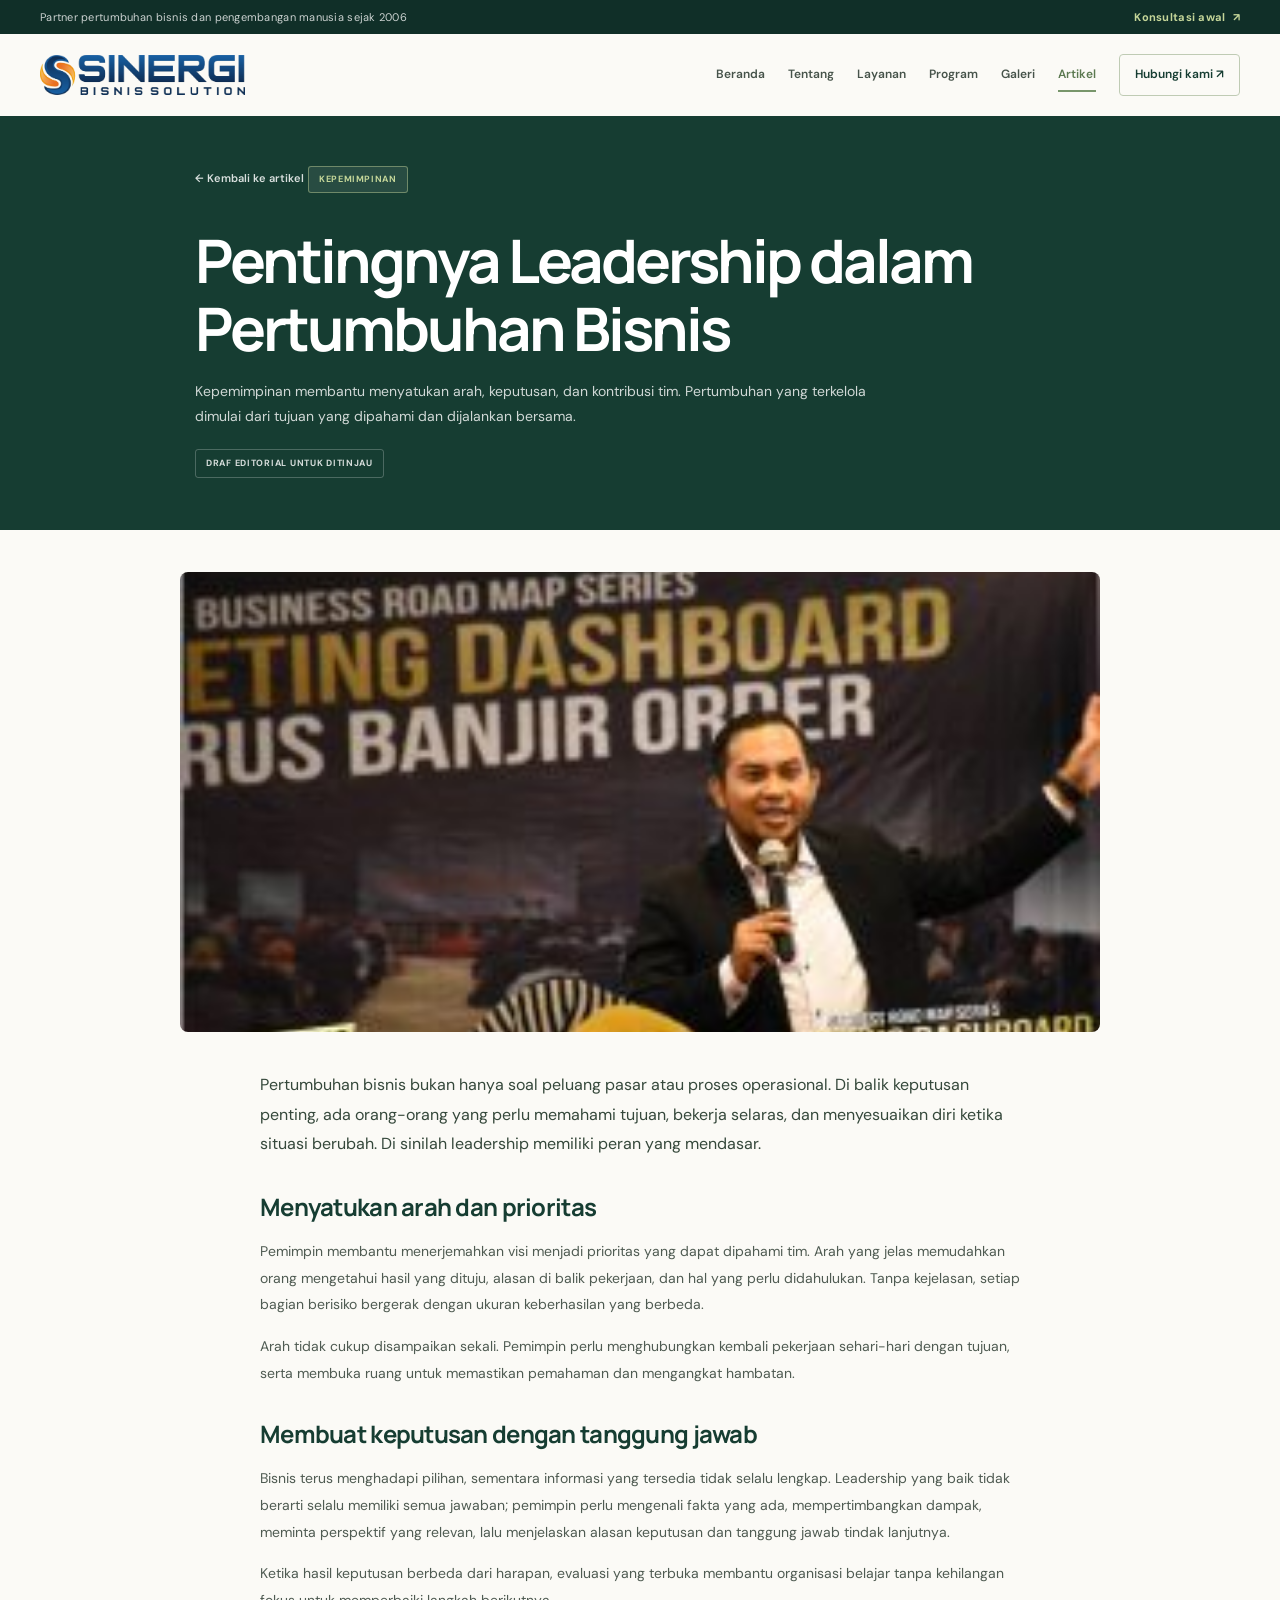
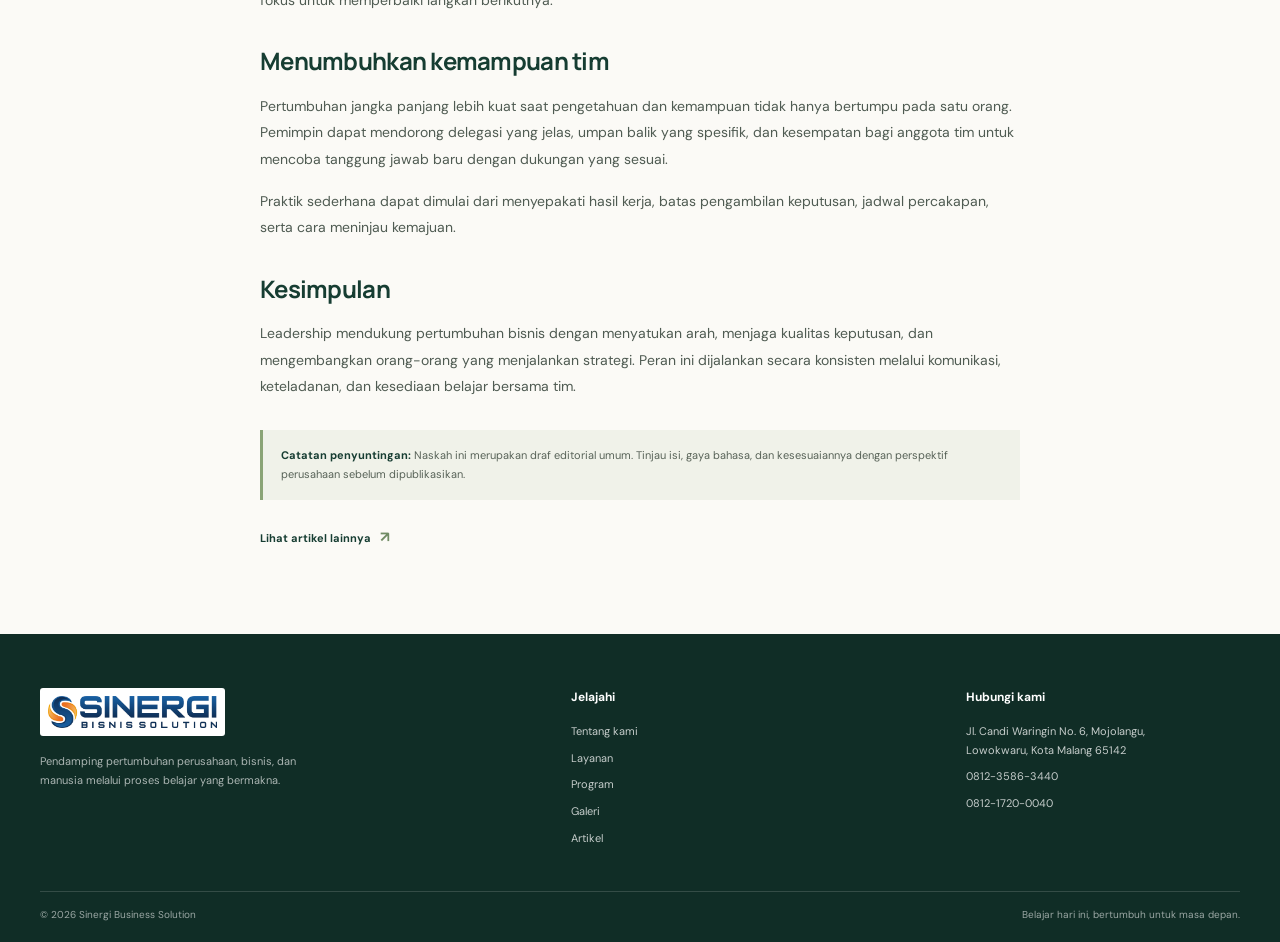
<file: artikel/leadership.html>
<!DOCTYPE html>
<html lang="id">
<head>
    <meta charset="UTF-8">
    <meta name="viewport" content="width=device-width, initial-scale=1.0">
    <meta name="description" content="Draf editorial tentang peran leadership dalam menyatukan arah, keputusan, dan perkembangan bisnis.">
    <meta name="theme-color" content="#163d32">
    <title>Pentingnya Leadership dalam Pertumbuhan Bisnis | Sinergi Business Solution</title>
    <link rel="stylesheet" href="../css/style.css">
</head>
<body>
<header class="site-header">
    <div class="topbar"><div class="container topbar-inner"><span>Partner pertumbuhan bisnis dan pengembangan manusia sejak 2006</span><a href="https://wa.me/6281235863440" target="_blank" rel="noopener noreferrer">Konsultasi awal <span aria-hidden="true">↗</span></a></div></div>
    <div class="container nav-container">
        <a href="../index.html" class="brand" aria-label="Sinergi Business Solution, beranda"><img src="../images/SBS BARU.png" alt="Sinergi Business Solution" class="brand-logo"></a>
        <button class="menu-toggle" id="menuToggle" aria-label="Buka menu" aria-expanded="false" aria-controls="navigation"><span></span><span></span><span></span></button>
        <nav class="navigation" id="navigation" aria-label="Navigasi utama">
            <a href="../index.html">Beranda</a><a href="../about.html">Tentang</a><a href="../services.html">Layanan</a><a href="../programs.html">Program</a><a href="../gallery.html">Galeri</a><a href="../blog.html" class="active" aria-current="page">Artikel</a><a href="../contact.html" class="nav-contact">Hubungi kami <span aria-hidden="true">↗</span></a>
        </nav>
    </div>
</header>
<main>
    <section class="article-hero">
        <div class="container article-hero-content">
            <a class="article-back" href="../blog.html">← Kembali ke artikel</a>
            <span class="article-category">Kepemimpinan</span>
            <h1>Pentingnya Leadership dalam Pertumbuhan Bisnis</h1>
            <p class="article-summary">Kepemimpinan membantu menyatukan arah, keputusan, dan kontribusi tim. Pertumbuhan yang terkelola dimulai dari tujuan yang dipahami dan dijalankan bersama.</p>
            <span class="draft-label">Draf editorial untuk ditinjau</span>
        </div>
    </section>
    <article class="article-detail container">
        <figure class="article-cover"><img src="../images/26001339_139635606754667_6998839997686775049_n-nzmgis0r1axng885k565aeiclilh2de6p8aydt8jky.jpg" alt="Narasumber menyampaikan materi dalam kegiatan pembelajaran bisnis"></figure>
        <div class="article-body">
            <p class="article-intro">Pertumbuhan bisnis bukan hanya soal peluang pasar atau proses operasional. Di balik keputusan penting, ada orang-orang yang perlu memahami tujuan, bekerja selaras, dan menyesuaikan diri ketika situasi berubah. Di sinilah leadership memiliki peran yang mendasar.</p>
            <h2>Menyatukan arah dan prioritas</h2>
            <p>Pemimpin membantu menerjemahkan visi menjadi prioritas yang dapat dipahami tim. Arah yang jelas memudahkan orang mengetahui hasil yang dituju, alasan di balik pekerjaan, dan hal yang perlu didahulukan. Tanpa kejelasan, setiap bagian berisiko bergerak dengan ukuran keberhasilan yang berbeda.</p>
            <p>Arah tidak cukup disampaikan sekali. Pemimpin perlu menghubungkan kembali pekerjaan sehari-hari dengan tujuan, serta membuka ruang untuk memastikan pemahaman dan mengangkat hambatan.</p>
            <h2>Membuat keputusan dengan tanggung jawab</h2>
            <p>Bisnis terus menghadapi pilihan, sementara informasi yang tersedia tidak selalu lengkap. Leadership yang baik tidak berarti selalu memiliki semua jawaban; pemimpin perlu mengenali fakta yang ada, mempertimbangkan dampak, meminta perspektif yang relevan, lalu menjelaskan alasan keputusan dan tanggung jawab tindak lanjutnya.</p>
            <p>Ketika hasil keputusan berbeda dari harapan, evaluasi yang terbuka membantu organisasi belajar tanpa kehilangan fokus untuk memperbaiki langkah berikutnya.</p>
            <h2>Menumbuhkan kemampuan tim</h2>
            <p>Pertumbuhan jangka panjang lebih kuat saat pengetahuan dan kemampuan tidak hanya bertumpu pada satu orang. Pemimpin dapat mendorong delegasi yang jelas, umpan balik yang spesifik, dan kesempatan bagi anggota tim untuk mencoba tanggung jawab baru dengan dukungan yang sesuai.</p>
            <p>Praktik sederhana dapat dimulai dari menyepakati hasil kerja, batas pengambilan keputusan, jadwal percakapan, serta cara meninjau kemajuan.</p>
            <h2>Kesimpulan</h2>
            <p>Leadership mendukung pertumbuhan bisnis dengan menyatukan arah, menjaga kualitas keputusan, dan mengembangkan orang-orang yang menjalankan strategi. Peran ini dijalankan secara konsisten melalui komunikasi, keteladanan, dan kesediaan belajar bersama tim.</p>
            <aside class="article-review-note"><strong>Catatan penyuntingan:</strong> Naskah ini merupakan draf editorial umum. Tinjau isi, gaya bahasa, dan kesesuaiannya dengan perspektif perusahaan sebelum dipublikasikan.</aside>
            <a class="text-link article-return" href="../blog.html">Lihat artikel lainnya <span aria-hidden="true">↗</span></a>
        </div>
    </article>
</main>
<footer class="site-footer">
    <div class="container footer-main">
        <div class="footer-brand"><a href="../index.html"><img src="../images/SBS BARU.png" alt="Sinergi Business Solution" class="footer-logo"></a><p>Pendamping pertumbuhan perusahaan, bisnis, dan manusia melalui proses belajar yang bermakna.</p></div>
        <div><h3>Jelajahi</h3><div class="footer-links"><a href="../about.html">Tentang kami</a><a href="../services.html">Layanan</a><a href="../programs.html">Program</a><a href="../gallery.html">Galeri</a><a href="../blog.html">Artikel</a></div></div>
        <div><h3>Hubungi kami</h3><div class="footer-links"><span>Jl. Candi Waringin No. 6, Mojolangu,<br>Lowokwaru, Kota Malang 65142</span><a href="tel:+6281235863440">0812-3586-3440</a><a href="tel:+6281217200040">0812-1720-0040</a></div></div>
    </div>
    <div class="container footer-bottom"><span>© <span class="currentYear"></span> Sinergi Business Solution</span><span>Belajar hari ini, bertumbuh untuk masa depan.</span></div>
</footer>
<script src="../js/script.js"></script>
</body>
</html>
</file>
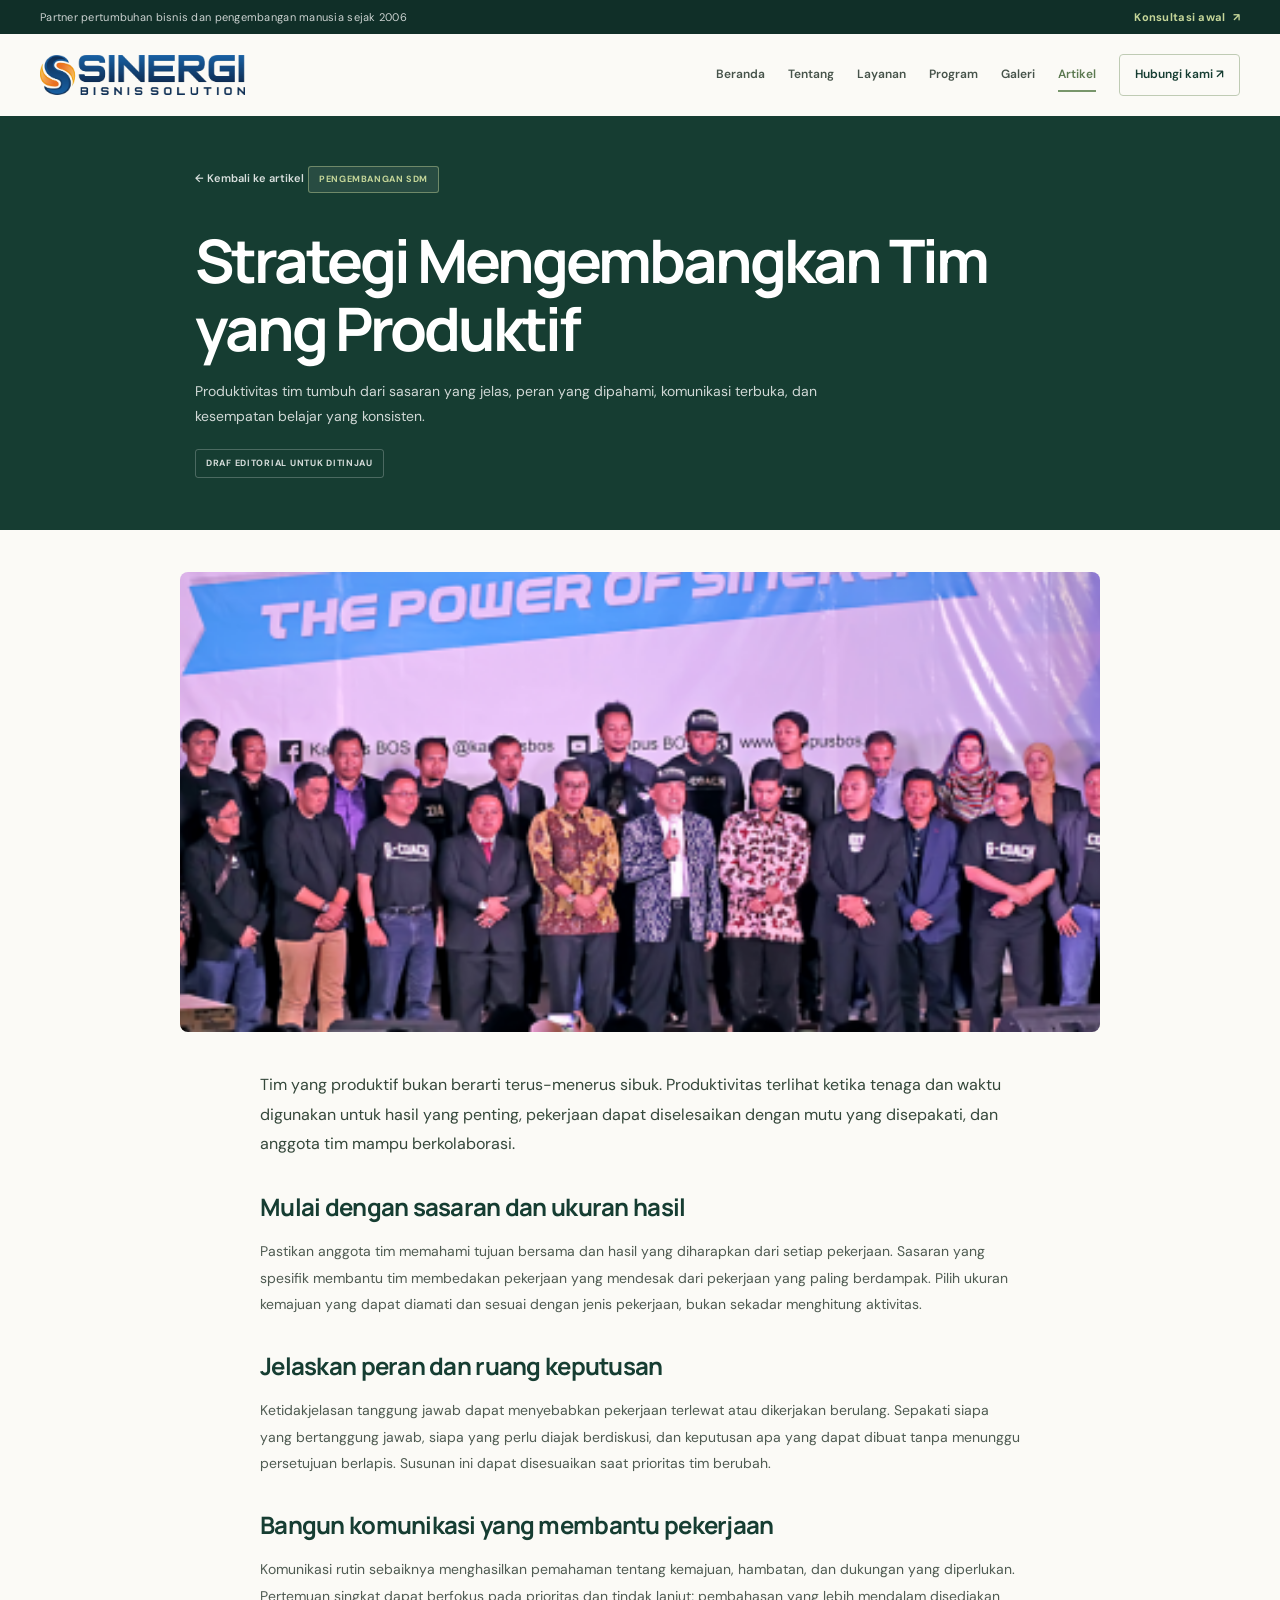
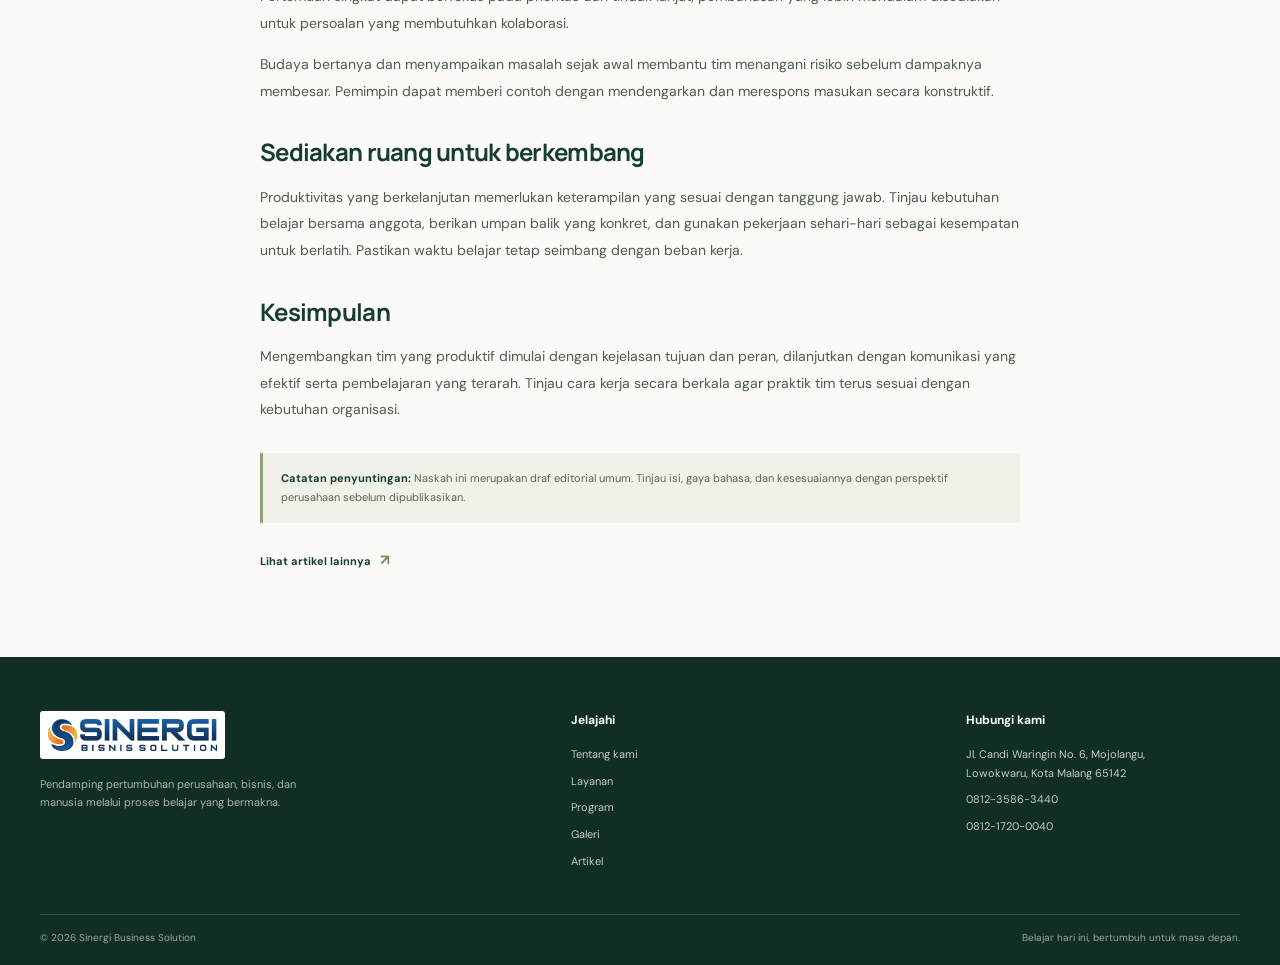
<file: artikel/pengembangan-tim.html>
<!DOCTYPE html>
<html lang="id">
<head>
    <meta charset="UTF-8">
    <meta name="viewport" content="width=device-width, initial-scale=1.0">
    <meta name="description" content="Draf editorial dengan langkah dasar membangun tim yang produktif melalui tujuan, peran, komunikasi, dan pembelajaran.">
    <meta name="theme-color" content="#163d32">
    <title>Strategi Mengembangkan Tim yang Produktif | Sinergi Business Solution</title>
    <link rel="stylesheet" href="../css/style.css">
</head>
<body>
<header class="site-header">
    <div class="topbar"><div class="container topbar-inner"><span>Partner pertumbuhan bisnis dan pengembangan manusia sejak 2006</span><a href="https://wa.me/6281235863440" target="_blank" rel="noopener noreferrer">Konsultasi awal <span aria-hidden="true">↗</span></a></div></div>
    <div class="container nav-container">
        <a href="../index.html" class="brand" aria-label="Sinergi Business Solution, beranda"><img src="../images/SBS BARU.png" alt="Sinergi Business Solution" class="brand-logo"></a>
        <button class="menu-toggle" id="menuToggle" aria-label="Buka menu" aria-expanded="false" aria-controls="navigation"><span></span><span></span><span></span></button>
        <nav class="navigation" id="navigation" aria-label="Navigasi utama">
            <a href="../index.html">Beranda</a><a href="../about.html">Tentang</a><a href="../services.html">Layanan</a><a href="../programs.html">Program</a><a href="../gallery.html">Galeri</a><a href="../blog.html" class="active" aria-current="page">Artikel</a><a href="../contact.html" class="nav-contact">Hubungi kami <span aria-hidden="true">↗</span></a>
        </nav>
    </div>
</header>
<main>
    <section class="article-hero"><div class="container article-hero-content">
        <a class="article-back" href="../blog.html">← Kembali ke artikel</a>
        <span class="article-category">Pengembangan SDM</span>
        <h1>Strategi Mengembangkan Tim yang Produktif</h1>
        <p class="article-summary">Produktivitas tim tumbuh dari sasaran yang jelas, peran yang dipahami, komunikasi terbuka, dan kesempatan belajar yang konsisten.</p>
        <span class="draft-label">Draf editorial untuk ditinjau</span>
    </div></section>
    <article class="article-detail container">
        <figure class="article-cover"><img src="../images/scom-3-6nts5cdqcndttj9vhd6bq5h235sbng3xv85bt59utck.png" alt="Anggota komunitas berkumpul dalam kegiatan bersama"></figure>
        <div class="article-body">
            <p class="article-intro">Tim yang produktif bukan berarti terus-menerus sibuk. Produktivitas terlihat ketika tenaga dan waktu digunakan untuk hasil yang penting, pekerjaan dapat diselesaikan dengan mutu yang disepakati, dan anggota tim mampu berkolaborasi.</p>
            <h2>Mulai dengan sasaran dan ukuran hasil</h2>
            <p>Pastikan anggota tim memahami tujuan bersama dan hasil yang diharapkan dari setiap pekerjaan. Sasaran yang spesifik membantu tim membedakan pekerjaan yang mendesak dari pekerjaan yang paling berdampak. Pilih ukuran kemajuan yang dapat diamati dan sesuai dengan jenis pekerjaan, bukan sekadar menghitung aktivitas.</p>
            <h2>Jelaskan peran dan ruang keputusan</h2>
            <p>Ketidakjelasan tanggung jawab dapat menyebabkan pekerjaan terlewat atau dikerjakan berulang. Sepakati siapa yang bertanggung jawab, siapa yang perlu diajak berdiskusi, dan keputusan apa yang dapat dibuat tanpa menunggu persetujuan berlapis. Susunan ini dapat disesuaikan saat prioritas tim berubah.</p>
            <h2>Bangun komunikasi yang membantu pekerjaan</h2>
            <p>Komunikasi rutin sebaiknya menghasilkan pemahaman tentang kemajuan, hambatan, dan dukungan yang diperlukan. Pertemuan singkat dapat berfokus pada prioritas dan tindak lanjut; pembahasan yang lebih mendalam disediakan untuk persoalan yang membutuhkan kolaborasi.</p>
            <p>Budaya bertanya dan menyampaikan masalah sejak awal membantu tim menangani risiko sebelum dampaknya membesar. Pemimpin dapat memberi contoh dengan mendengarkan dan merespons masukan secara konstruktif.</p>
            <h2>Sediakan ruang untuk berkembang</h2>
            <p>Produktivitas yang berkelanjutan memerlukan keterampilan yang sesuai dengan tanggung jawab. Tinjau kebutuhan belajar bersama anggota, berikan umpan balik yang konkret, dan gunakan pekerjaan sehari-hari sebagai kesempatan untuk berlatih. Pastikan waktu belajar tetap seimbang dengan beban kerja.</p>
            <h2>Kesimpulan</h2>
            <p>Mengembangkan tim yang produktif dimulai dengan kejelasan tujuan dan peran, dilanjutkan dengan komunikasi yang efektif serta pembelajaran yang terarah. Tinjau cara kerja secara berkala agar praktik tim terus sesuai dengan kebutuhan organisasi.</p>
            <aside class="article-review-note"><strong>Catatan penyuntingan:</strong> Naskah ini merupakan draf editorial umum. Tinjau isi, gaya bahasa, dan kesesuaiannya dengan perspektif perusahaan sebelum dipublikasikan.</aside>
            <a class="text-link article-return" href="../blog.html">Lihat artikel lainnya <span aria-hidden="true">↗</span></a>
        </div>
    </article>
</main>
<footer class="site-footer">
    <div class="container footer-main">
        <div class="footer-brand"><a href="../index.html"><img src="../images/SBS BARU.png" alt="Sinergi Business Solution" class="footer-logo"></a><p>Pendamping pertumbuhan perusahaan, bisnis, dan manusia melalui proses belajar yang bermakna.</p></div>
        <div><h3>Jelajahi</h3><div class="footer-links"><a href="../about.html">Tentang kami</a><a href="../services.html">Layanan</a><a href="../programs.html">Program</a><a href="../gallery.html">Galeri</a><a href="../blog.html">Artikel</a></div></div>
        <div><h3>Hubungi kami</h3><div class="footer-links"><span>Jl. Candi Waringin No. 6, Mojolangu,<br>Lowokwaru, Kota Malang 65142</span><a href="tel:+6281235863440">0812-3586-3440</a><a href="tel:+6281217200040">0812-1720-0040</a></div></div>
    </div>
    <div class="container footer-bottom"><span>© <span class="currentYear"></span> Sinergi Business Solution</span><span>Belajar hari ini, bertumbuh untuk masa depan.</span></div>
</footer>
<script src="../js/script.js"></script>
</body>
</html>
</file>
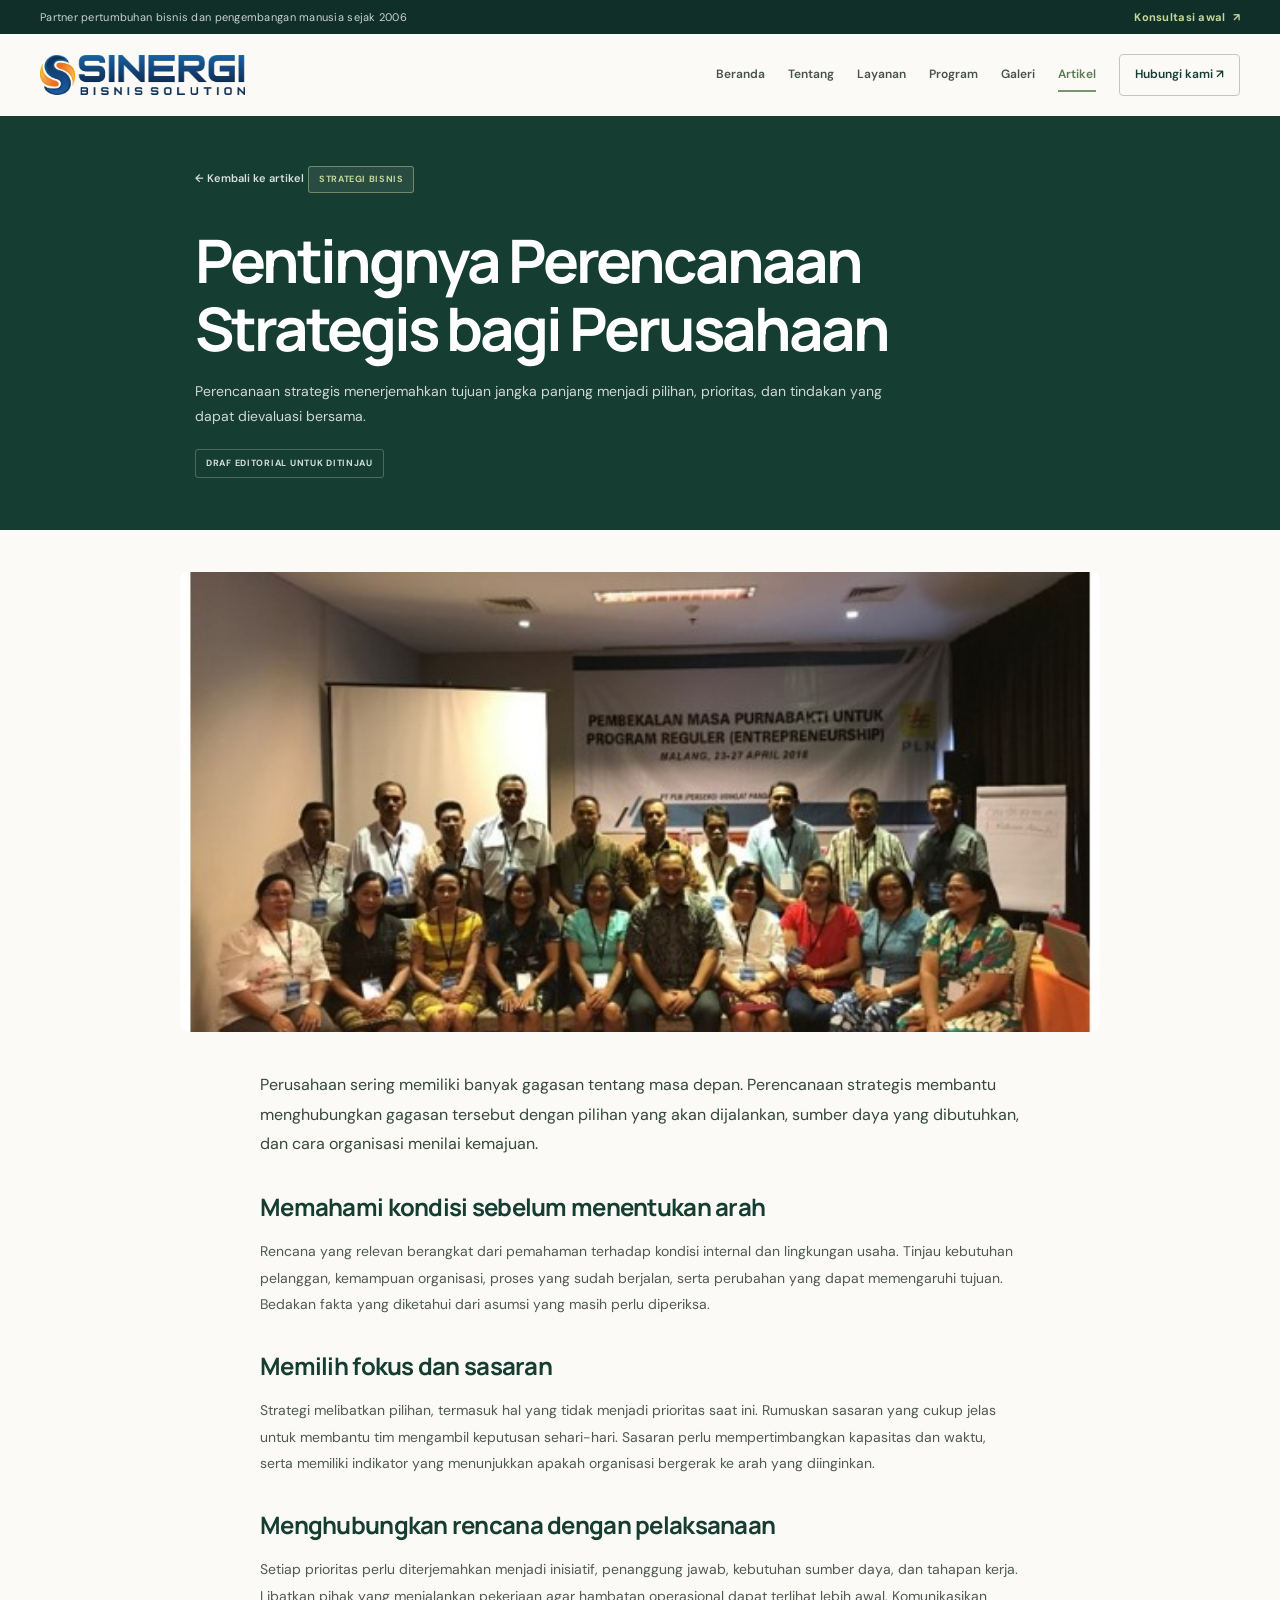
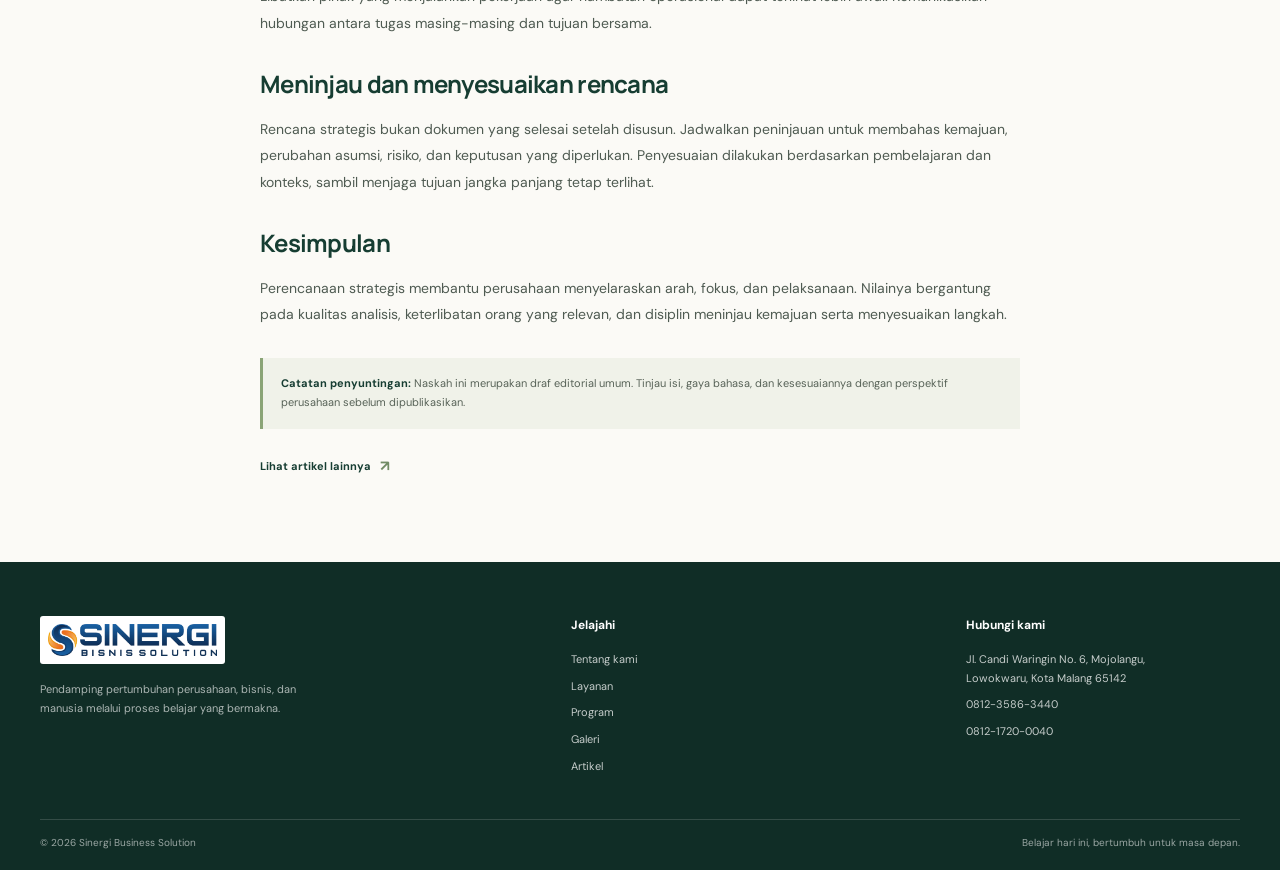
<file: artikel/perencanaan-strategis.html>
<!DOCTYPE html>
<html lang="id">
<head>
    <meta charset="UTF-8">
    <meta name="viewport" content="width=device-width, initial-scale=1.0">
    <meta name="description" content="Draf editorial tentang perencanaan strategis untuk menyelaraskan tujuan, pilihan, prioritas, dan evaluasi perusahaan.">
    <meta name="theme-color" content="#163d32">
    <title>Pentingnya Perencanaan Strategis bagi Perusahaan | Sinergi Business Solution</title>
    <link rel="stylesheet" href="../css/style.css">
</head>
<body>
<header class="site-header">
    <div class="topbar"><div class="container topbar-inner"><span>Partner pertumbuhan bisnis dan pengembangan manusia sejak 2006</span><a href="https://wa.me/6281235863440" target="_blank" rel="noopener noreferrer">Konsultasi awal <span aria-hidden="true">↗</span></a></div></div>
    <div class="container nav-container">
        <a href="../index.html" class="brand" aria-label="Sinergi Business Solution, beranda"><img src="../images/SBS BARU.png" alt="Sinergi Business Solution" class="brand-logo"></a>
        <button class="menu-toggle" id="menuToggle" aria-label="Buka menu" aria-expanded="false" aria-controls="navigation"><span></span><span></span><span></span></button>
        <nav class="navigation" id="navigation" aria-label="Navigasi utama">
            <a href="../index.html">Beranda</a><a href="../about.html">Tentang</a><a href="../services.html">Layanan</a><a href="../programs.html">Program</a><a href="../gallery.html">Galeri</a><a href="../blog.html" class="active" aria-current="page">Artikel</a><a href="../contact.html" class="nav-contact">Hubungi kami <span aria-hidden="true">↗</span></a>
        </nav>
    </div>
</header>
<main>
    <section class="article-hero"><div class="container article-hero-content">
        <a class="article-back" href="../blog.html">← Kembali ke artikel</a>
        <span class="article-category">Strategi Bisnis</span>
        <h1>Pentingnya Perencanaan Strategis bagi Perusahaan</h1>
        <p class="article-summary">Perencanaan strategis menerjemahkan tujuan jangka panjang menjadi pilihan, prioritas, dan tindakan yang dapat dievaluasi bersama.</p>
        <span class="draft-label">Draf editorial untuk ditinjau</span>
    </div></section>
    <article class="article-detail container">
        <figure class="article-cover"><img src="../images/IH-B-PLN.jpg" alt="Peserta dalam sesi pembelajaran dan diskusi bersama"></figure>
        <div class="article-body">
            <p class="article-intro">Perusahaan sering memiliki banyak gagasan tentang masa depan. Perencanaan strategis membantu menghubungkan gagasan tersebut dengan pilihan yang akan dijalankan, sumber daya yang dibutuhkan, dan cara organisasi menilai kemajuan.</p>
            <h2>Memahami kondisi sebelum menentukan arah</h2>
            <p>Rencana yang relevan berangkat dari pemahaman terhadap kondisi internal dan lingkungan usaha. Tinjau kebutuhan pelanggan, kemampuan organisasi, proses yang sudah berjalan, serta perubahan yang dapat memengaruhi tujuan. Bedakan fakta yang diketahui dari asumsi yang masih perlu diperiksa.</p>
            <h2>Memilih fokus dan sasaran</h2>
            <p>Strategi melibatkan pilihan, termasuk hal yang tidak menjadi prioritas saat ini. Rumuskan sasaran yang cukup jelas untuk membantu tim mengambil keputusan sehari-hari. Sasaran perlu mempertimbangkan kapasitas dan waktu, serta memiliki indikator yang menunjukkan apakah organisasi bergerak ke arah yang diinginkan.</p>
            <h2>Menghubungkan rencana dengan pelaksanaan</h2>
            <p>Setiap prioritas perlu diterjemahkan menjadi inisiatif, penanggung jawab, kebutuhan sumber daya, dan tahapan kerja. Libatkan pihak yang menjalankan pekerjaan agar hambatan operasional dapat terlihat lebih awal. Komunikasikan hubungan antara tugas masing-masing dan tujuan bersama.</p>
            <h2>Meninjau dan menyesuaikan rencana</h2>
            <p>Rencana strategis bukan dokumen yang selesai setelah disusun. Jadwalkan peninjauan untuk membahas kemajuan, perubahan asumsi, risiko, dan keputusan yang diperlukan. Penyesuaian dilakukan berdasarkan pembelajaran dan konteks, sambil menjaga tujuan jangka panjang tetap terlihat.</p>
            <h2>Kesimpulan</h2>
            <p>Perencanaan strategis membantu perusahaan menyelaraskan arah, fokus, dan pelaksanaan. Nilainya bergantung pada kualitas analisis, keterlibatan orang yang relevan, dan disiplin meninjau kemajuan serta menyesuaikan langkah.</p>
            <aside class="article-review-note"><strong>Catatan penyuntingan:</strong> Naskah ini merupakan draf editorial umum. Tinjau isi, gaya bahasa, dan kesesuaiannya dengan perspektif perusahaan sebelum dipublikasikan.</aside>
            <a class="text-link article-return" href="../blog.html">Lihat artikel lainnya <span aria-hidden="true">↗</span></a>
        </div>
    </article>
</main>
<footer class="site-footer">
    <div class="container footer-main">
        <div class="footer-brand"><a href="../index.html"><img src="../images/SBS BARU.png" alt="Sinergi Business Solution" class="footer-logo"></a><p>Pendamping pertumbuhan perusahaan, bisnis, dan manusia melalui proses belajar yang bermakna.</p></div>
        <div><h3>Jelajahi</h3><div class="footer-links"><a href="../about.html">Tentang kami</a><a href="../services.html">Layanan</a><a href="../programs.html">Program</a><a href="../gallery.html">Galeri</a><a href="../blog.html">Artikel</a></div></div>
        <div><h3>Hubungi kami</h3><div class="footer-links"><span>Jl. Candi Waringin No. 6, Mojolangu,<br>Lowokwaru, Kota Malang 65142</span><a href="tel:+6281235863440">0812-3586-3440</a><a href="tel:+6281217200040">0812-1720-0040</a></div></div>
    </div>
    <div class="container footer-bottom"><span>© <span class="currentYear"></span> Sinergi Business Solution</span><span>Belajar hari ini, bertumbuh untuk masa depan.</span></div>
</footer>
<script src="../js/script.js"></script>
</body>
</html>
</file>
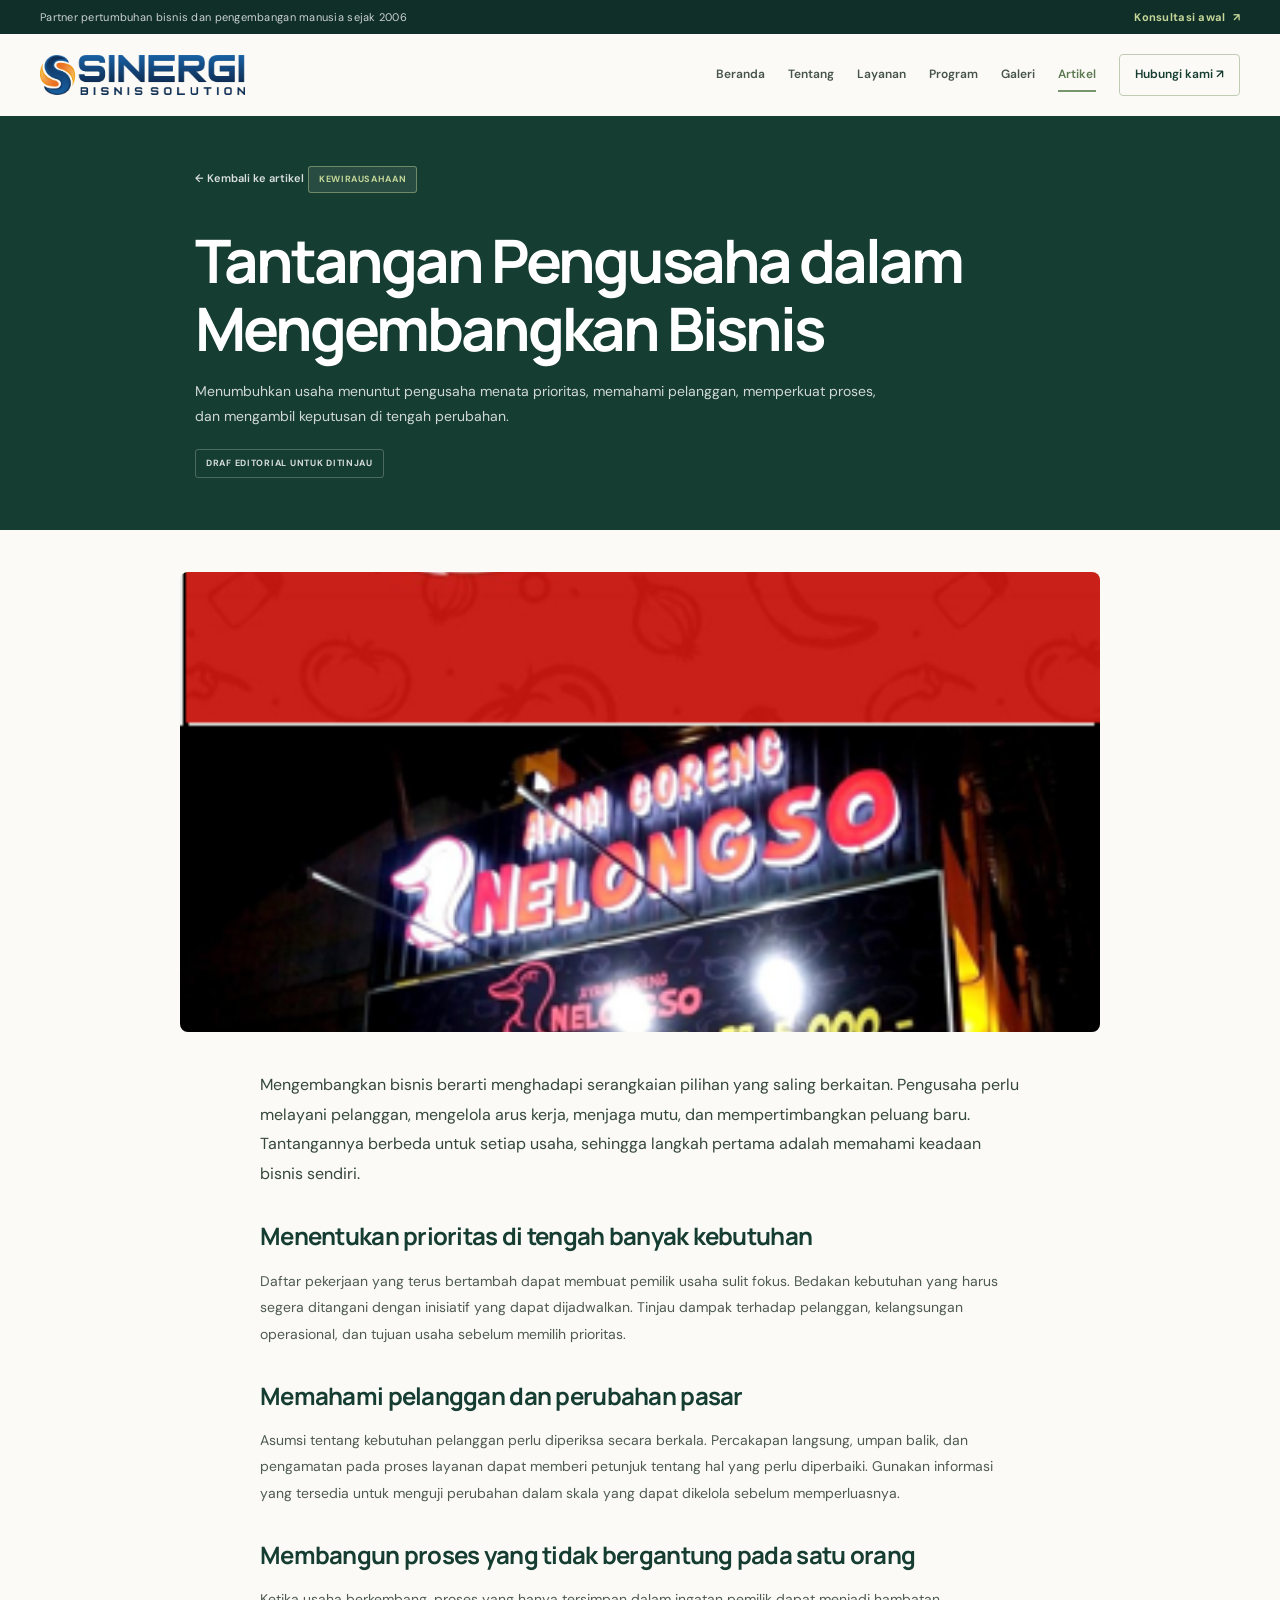
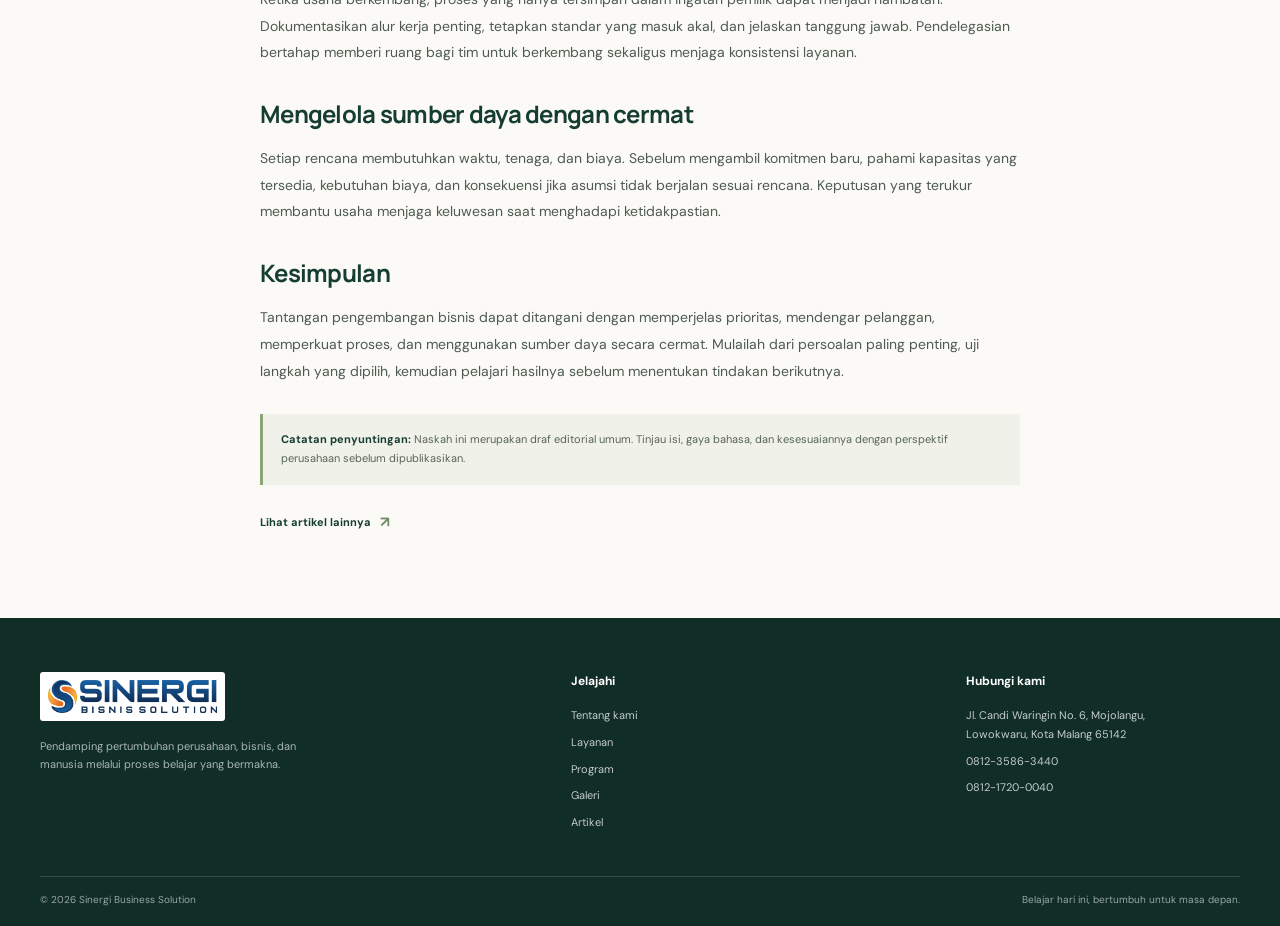
<file: artikel/tantangan-pengusaha.html>
<!DOCTYPE html>
<html lang="id">
<head>
    <meta charset="UTF-8">
    <meta name="viewport" content="width=device-width, initial-scale=1.0">
    <meta name="description" content="Draf editorial tentang tantangan umum pengusaha saat menumbuhkan usaha dan cara menata langkah pengembangan.">
    <meta name="theme-color" content="#163d32">
    <title>Tantangan Pengusaha dalam Mengembangkan Bisnis | Sinergi Business Solution</title>
    <link rel="stylesheet" href="../css/style.css">
</head>
<body>
<header class="site-header">
    <div class="topbar"><div class="container topbar-inner"><span>Partner pertumbuhan bisnis dan pengembangan manusia sejak 2006</span><a href="https://wa.me/6281235863440" target="_blank" rel="noopener noreferrer">Konsultasi awal <span aria-hidden="true">↗</span></a></div></div>
    <div class="container nav-container">
        <a href="../index.html" class="brand" aria-label="Sinergi Business Solution, beranda"><img src="../images/SBS BARU.png" alt="Sinergi Business Solution" class="brand-logo"></a>
        <button class="menu-toggle" id="menuToggle" aria-label="Buka menu" aria-expanded="false" aria-controls="navigation"><span></span><span></span><span></span></button>
        <nav class="navigation" id="navigation" aria-label="Navigasi utama">
            <a href="../index.html">Beranda</a><a href="../about.html">Tentang</a><a href="../services.html">Layanan</a><a href="../programs.html">Program</a><a href="../gallery.html">Galeri</a><a href="../blog.html" class="active" aria-current="page">Artikel</a><a href="../contact.html" class="nav-contact">Hubungi kami <span aria-hidden="true">↗</span></a>
        </nav>
    </div>
</header>
<main>
    <section class="article-hero"><div class="container article-hero-content">
        <a class="article-back" href="../blog.html">← Kembali ke artikel</a>
        <span class="article-category">Kewirausahaan</span>
        <h1>Tantangan Pengusaha dalam Mengembangkan Bisnis</h1>
        <p class="article-summary">Menumbuhkan usaha menuntut pengusaha menata prioritas, memahami pelanggan, memperkuat proses, dan mengambil keputusan di tengah perubahan.</p>
        <span class="draft-label">Draf editorial untuk ditinjau</span>
    </div></section>
    <article class="article-detail container">
        <figure class="article-cover"><img src="../images/nlgs.png" alt="Suasana kegiatan usaha dan pembelajaran kewirausahaan"></figure>
        <div class="article-body">
            <p class="article-intro">Mengembangkan bisnis berarti menghadapi serangkaian pilihan yang saling berkaitan. Pengusaha perlu melayani pelanggan, mengelola arus kerja, menjaga mutu, dan mempertimbangkan peluang baru. Tantangannya berbeda untuk setiap usaha, sehingga langkah pertama adalah memahami keadaan bisnis sendiri.</p>
            <h2>Menentukan prioritas di tengah banyak kebutuhan</h2>
            <p>Daftar pekerjaan yang terus bertambah dapat membuat pemilik usaha sulit fokus. Bedakan kebutuhan yang harus segera ditangani dengan inisiatif yang dapat dijadwalkan. Tinjau dampak terhadap pelanggan, kelangsungan operasional, dan tujuan usaha sebelum memilih prioritas.</p>
            <h2>Memahami pelanggan dan perubahan pasar</h2>
            <p>Asumsi tentang kebutuhan pelanggan perlu diperiksa secara berkala. Percakapan langsung, umpan balik, dan pengamatan pada proses layanan dapat memberi petunjuk tentang hal yang perlu diperbaiki. Gunakan informasi yang tersedia untuk menguji perubahan dalam skala yang dapat dikelola sebelum memperluasnya.</p>
            <h2>Membangun proses yang tidak bergantung pada satu orang</h2>
            <p>Ketika usaha berkembang, proses yang hanya tersimpan dalam ingatan pemilik dapat menjadi hambatan. Dokumentasikan alur kerja penting, tetapkan standar yang masuk akal, dan jelaskan tanggung jawab. Pendelegasian bertahap memberi ruang bagi tim untuk berkembang sekaligus menjaga konsistensi layanan.</p>
            <h2>Mengelola sumber daya dengan cermat</h2>
            <p>Setiap rencana membutuhkan waktu, tenaga, dan biaya. Sebelum mengambil komitmen baru, pahami kapasitas yang tersedia, kebutuhan biaya, dan konsekuensi jika asumsi tidak berjalan sesuai rencana. Keputusan yang terukur membantu usaha menjaga keluwesan saat menghadapi ketidakpastian.</p>
            <h2>Kesimpulan</h2>
            <p>Tantangan pengembangan bisnis dapat ditangani dengan memperjelas prioritas, mendengar pelanggan, memperkuat proses, dan menggunakan sumber daya secara cermat. Mulailah dari persoalan paling penting, uji langkah yang dipilih, kemudian pelajari hasilnya sebelum menentukan tindakan berikutnya.</p>
            <aside class="article-review-note"><strong>Catatan penyuntingan:</strong> Naskah ini merupakan draf editorial umum. Tinjau isi, gaya bahasa, dan kesesuaiannya dengan perspektif perusahaan sebelum dipublikasikan.</aside>
            <a class="text-link article-return" href="../blog.html">Lihat artikel lainnya <span aria-hidden="true">↗</span></a>
        </div>
    </article>
</main>
<footer class="site-footer">
    <div class="container footer-main">
        <div class="footer-brand"><a href="../index.html"><img src="../images/SBS BARU.png" alt="Sinergi Business Solution" class="footer-logo"></a><p>Pendamping pertumbuhan perusahaan, bisnis, dan manusia melalui proses belajar yang bermakna.</p></div>
        <div><h3>Jelajahi</h3><div class="footer-links"><a href="../about.html">Tentang kami</a><a href="../services.html">Layanan</a><a href="../programs.html">Program</a><a href="../gallery.html">Galeri</a><a href="../blog.html">Artikel</a></div></div>
        <div><h3>Hubungi kami</h3><div class="footer-links"><span>Jl. Candi Waringin No. 6, Mojolangu,<br>Lowokwaru, Kota Malang 65142</span><a href="tel:+6281235863440">0812-3586-3440</a><a href="tel:+6281217200040">0812-1720-0040</a></div></div>
    </div>
    <div class="container footer-bottom"><span>© <span class="currentYear"></span> Sinergi Business Solution</span><span>Belajar hari ini, bertumbuh untuk masa depan.</span></div>
</footer>
<script src="../js/script.js"></script>
</body>
</html>
</file>
<file: css/style.css>
@import url("https://fonts.googleapis.com/css2?family=DM+Sans:wght@400;500;600;700&family=Manrope:wght@400;500;600;700;800&display=swap");

:root {
    --forest: #163d32;
    --forest-deep: #102f28;
    --green: #78966b;
    --lime: #c5d699;
    --cream: #f1f1e9;
    --paper: #fbfaf6;
    --white: #fff;
    --ink: #202a25;
    --muted: #68736b;
    --line: #e1e4da;
    --display: "Manrope", Arial, sans-serif;
    --body: "DM Sans", Arial, sans-serif;
    --content-width: 1200px;
    --content-gutter: 64px;
    --radius: 8px;
}

* {
    box-sizing: border-box;
    margin: 0;
    padding: 0;
}

html {
    scroll-behavior: smooth;
    scroll-padding-top: 120px;
}

body {
    margin: 0;
    color: var(--ink);
    background: var(--paper);
    font-family: var(--body);
    line-height: 1.65;
    -webkit-font-smoothing: antialiased;
}

img {
    display: block;
    max-width: 100%;
}

a {
    color: inherit;
    text-decoration: none;
}

button,
input,
textarea {
    font: inherit;
}

button,
a,
input,
textarea {
    -webkit-tap-highlight-color: transparent;
}

:focus-visible {
    outline: 3px solid #8aa476;
    outline-offset: 3px;
}

.container {
    width: min(var(--content-width), calc(100% - var(--content-gutter)));
    margin-inline: auto;
}

.section {
    padding: 96px 0;
}

.eyebrow {
    display: flex;
    align-items: center;
    gap: 10px;
    margin: 0 0 16px;
    color: #627957;
    font-size: 11px;
    font-weight: 700;
    letter-spacing: .15em;
    text-transform: uppercase;
}

.eyebrow > span {
    width: 19px;
    height: 1px;
    background: currentColor;
}

.eyebrow-light {
    color: var(--lime);
}

.site-header {
    position: sticky;
    z-index: 50;
    top: 0;
    background: rgba(251, 250, 246, .97);
    backdrop-filter: blur(14px);
}

.topbar {
    color: rgba(255, 255, 255, .78);
    background: var(--forest-deep);
    font-size: 11px;
    letter-spacing: .025em;
}

.topbar-inner {
    min-height: 34px;
    display: flex;
    align-items: center;
    justify-content: space-between;
    gap: 20px;
}

.topbar a {
    flex: 0 0 auto;
    color: var(--lime);
    font-weight: 700;
}

.topbar a span {
    padding-left: 4px;
}

.nav-container {
    position: relative;
    min-height: 82px;
    display: flex;
    align-items: center;
    justify-content: space-between;
    gap: 28px;
}

.brand {
    display: inline-flex;
    flex: 0 0 auto;
    align-items: center;
}

.brand-logo {
    width: 205px;
    height: auto;
    object-fit: contain;
}

.navigation {
    display: flex;
    align-items: center;
    gap: clamp(12px, 1.8vw, 24px);
}

.navigation a {
    position: relative;
    color: #46534a;
    font-size: 12px;
    font-weight: 600;
    white-space: nowrap;
    transition: color .2s ease, background .2s ease;
}

.navigation a:hover,
.navigation a.active {
    color: #5b7950;
}

.navigation a:not(.nav-contact)::after {
    position: absolute;
    right: 0;
    bottom: -7px;
    left: 0;
    height: 2px;
    background: var(--green);
    content: "";
    transform: scaleX(0);
    transform-origin: left;
    transition: transform .2s ease;
}

.navigation a:not(.nav-contact):hover::after,
.navigation a:not(.nav-contact).active::after {
    transform: scaleX(1);
}

.navigation .nav-contact {
    padding: 10px 15px;
    border: 1px solid #bfcbb4;
    border-radius: 4px;
    color: var(--forest);
}

.navigation .nav-contact:hover,
.navigation .nav-contact.active {
    border-color: var(--forest);
    background: var(--forest);
    color: var(--white);
}

.menu-toggle {
    display: none;
    width: 44px;
    height: 44px;
    flex: 0 0 auto;
    flex-direction: column;
    align-items: center;
    justify-content: center;
    gap: 5px;
    border: 1px solid var(--line);
    border-radius: 5px;
    background: transparent;
    cursor: pointer;
}

.menu-toggle span {
    display: block;
    width: 18px;
    height: 2px;
    border-radius: 2px;
    background: var(--forest);
    transition: transform .2s ease, opacity .2s ease;
}

.menu-toggle.is-open span:first-child {
    transform: translateY(7px) rotate(45deg);
}

.menu-toggle.is-open span:nth-child(2) {
    opacity: 0;
}

.menu-toggle.is-open span:last-child {
    transform: translateY(-7px) rotate(-45deg);
}

.hero {
    position: relative;
    isolation: isolate;
    overflow: hidden;
    color: var(--white);
    background: var(--forest);
}

.hero::before {
    position: absolute;
    z-index: -1;
    inset: 0;
    background: linear-gradient(110deg, transparent 48%, rgba(8, 31, 26, .36));
    content: "";
    pointer-events: none;
}

.hero-layout {
    min-height: 545px;
    display: grid;
    grid-template-columns: 1.05fr .95fr;
    align-items: center;
    gap: 5%;
    padding-block: 48px;
}

.hero-copy {
    max-width: 630px;
}

.hero h1,
.section-heading h2,
.intro-content h2,
.approach-copy h2,
.community-layout h2,
.gallery-title h2,
.cta-inner h2 {
    font-family: var(--display);
    font-weight: 600;
    letter-spacing: -.05em;
}

.hero h1 {
    font-size: clamp(46px, 6vw, 74px);
    line-height: 1.08;
}

.hero h1 em,
.section-heading h2 em,
.intro-content h2 em,
.approach-copy h2 em,
.community-layout h2 em,
.gallery-title h2 em,
.cta-inner h2 em {
    color: var(--lime);
    font-family: Georgia, serif;
    font-weight: 400;
}

.hero-description {
    max-width: 480px;
    margin-top: 22px;
    color: rgba(255, 255, 255, .78);
    font-size: 15px;
}

.hero-actions {
    display: flex;
    flex-wrap: wrap;
    gap: 12px;
    margin-top: 28px;
}

.button {
    min-height: 48px;
    display: inline-flex;
    align-items: center;
    justify-content: center;
    gap: 13px;
    padding: 11px 18px;
    border: 1px solid transparent;
    border-radius: 5px;
    font-size: 12px;
    font-weight: 700;
    transition: background .2s ease, color .2s ease, transform .2s ease;
}

.button:hover {
    transform: translateY(-2px);
}

.button-light {
    background: var(--lime);
    color: var(--forest-deep);
}

.button-light:hover {
    background: #d5e4b1;
}

.button-quiet {
    border-color: rgba(255, 255, 255, .34);
    color: var(--white);
}

.button-quiet:hover {
    border-color: var(--lime);
    color: var(--lime);
}

.hero-proof {
    margin-top: 38px;
}

.hero-proof p {
    color: rgba(255, 255, 255, .68);
    font-size: 11px;
    line-height: 1.6;
}

.hero-proof strong {
    color: rgba(255, 255, 255, .96);
    font-weight: 700;
}

.hero-photo {
    position: relative;
    min-height: 405px;
    overflow: hidden;
    border-radius: var(--radius);
    background: #244b3c;
}

.hero-photo::after {
    position: absolute;
    inset: 35% 0 0;
    background: linear-gradient(0deg, rgba(8, 31, 26, .72), transparent);
    content: "";
}

.hero-photo img {
    width: 100%;
    height: 405px;
    object-fit: cover;
}

.hero-photo figcaption {
    position: absolute;
    z-index: 1;
    right: 22px;
    bottom: 19px;
    left: 22px;
    color: var(--white);
    font-size: 10px;
    letter-spacing: .1em;
    text-transform: uppercase;
}

.hero-bottom {
    display: flex;
    justify-content: space-between;
    gap: 16px;
    padding-bottom: 19px;
    color: rgba(255, 255, 255, .54);
    font-size: 9px;
    letter-spacing: .12em;
    text-transform: uppercase;
}

.hero-scroll {
    color: var(--lime);
}

.trust-band {
    background: #ebece3;
}

.trust-grid {
    min-height: 136px;
    display: grid;
    grid-template-columns: 1.1fr 1fr .8fr 1.1fr;
    align-items: center;
}

.trust-grid > div {
    min-height: 70px;
    padding: 8px 24px;
    border-right: 1px solid #d5d9cc;
}

.trust-grid > div:first-child {
    padding-left: 0;
}

.trust-grid > div:last-child {
    padding-right: 0;
    border: 0;
}

.trust-grid strong {
    display: block;
    color: var(--forest);
    font-family: var(--display);
    font-size: 26px;
    font-weight: 700;
    letter-spacing: -.04em;
    line-height: 1.2;
}

.trust-grid strong span {
    color: var(--green);
}

.trust-grid p {
    max-width: 205px;
    margin-top: 7px;
    color: var(--muted);
    font-size: 10px;
    line-height: 1.55;
}

.trust-note p {
    max-width: 180px;
    margin: 0;
    font-size: 11px;
}

.clients-section {
    overflow: hidden;
    padding: 54px 0 48px;
    border-bottom: 1px solid var(--line);
    background: var(--paper);
}

.clients-layout {
    display: flex;
    flex-direction: column;
    align-items: stretch;
    gap: 27px;
}

.clients-intro {
    width: 100%;
    max-width: 720px;
    margin-inline: auto;
    text-align: center;
}

.clients-intro .eyebrow {
    justify-content: center;
    margin-bottom: 9px;
}

.clients-intro h2 {
    color: var(--forest);
    font-family: var(--display);
    font-size: clamp(26px, 3.4vw, 36px);
    font-weight: 600;
    letter-spacing: -.04em;
    line-height: 1.25;
}

.client-carousel {
    min-width: 0;
    overflow: hidden;
    mask-image: linear-gradient(90deg, transparent, #000 4%, #000 96%, transparent);
}

.client-track {
    display: flex;
    width: max-content;
    animation: client-scroll 38s linear infinite;
}

.client-carousel:hover .client-track,
.client-carousel:focus-within .client-track,
.client-carousel.is-paused .client-track {
    animation-play-state: paused;
}

.client-list {
    display: flex;
    flex: 0 0 auto;
    align-items: center;
    gap: 20px;
    margin: 0;
    padding: 8px 20px 8px 0;
    list-style: none;
}

.client-list li {
    width: 188px;
    height: 120px;
    display: flex;
    flex: 0 0 188px;
    align-items: center;
    justify-content: center;
    overflow: hidden;
    border: 1px solid var(--line);
    border-radius: 6px;
    background: var(--white);
}

.client-logo {
    width: 100%;
    height: 100%;
    object-fit: cover;
    transition: transform .25s ease;
}

.client-list li:hover .client-logo {
    transform: scale(1.04);
}

.client-carousel-toggle {
    display: block;
    margin: 7px 0 0 auto;
    padding: 7px 11px;
    border: 1px solid #cbd3c5;
    border-radius: 4px;
    background: transparent;
    color: var(--forest);
    cursor: pointer;
    font-size: 10px;
    font-weight: 600;
}

.client-carousel-toggle:hover {
    background: var(--cream);
}

@keyframes client-scroll {
    to {
        transform: translateX(-50%);
    }
}

.intro-section {
    background: var(--paper);
}

.intro-grid {
    display: grid;
    grid-template-columns: minmax(175px, .7fr) minmax(0, 2.3fr);
    align-items: start;
    gap: 52px;
}

.intro-kicker {
    display: flex;
    flex-direction: column;
    align-items: flex-start;
    justify-content: space-between;
    padding-top: 8px;
}

.intro-kicker .eyebrow {
    margin: 0;
}

.intro-index {
    display: inline-flex;
    align-items: center;
    gap: 10px;
    margin-top: 24px;
    color: #737e74;
    font-size: 9px;
    letter-spacing: .12em;
}

.intro-index i {
    width: 35px;
    height: 1px;
    background: #a6b39a;
}

.intro-content h2 {
    max-width: 920px;
    color: var(--forest);
    font-size: clamp(36px, 4.6vw, 58px);
    line-height: 1.17;
}

.intro-content h2 em,
.section-heading h2 em,
.community-layout h2 em,
.gallery-title h2 em {
    color: #718c65;
}

.intro-bottom {
    display: grid;
    grid-template-columns: minmax(0, 1fr) auto;
    align-items: end;
    gap: 28px;
    margin-top: 24px;
}

.intro-bottom p {
    max-width: 730px;
    margin: 0;
    color: var(--muted);
    font-size: 13px;
    line-height: 1.8;
}

.text-link {
    display: inline-flex;
    align-items: center;
    gap: 9px;
    color: var(--forest);
    font-size: 11px;
    font-weight: 700;
}

.text-link span {
    color: #718c65;
    font-size: 15px;
    transition: transform .2s ease;
}

.text-link:hover span {
    transform: translate(3px, -2px);
}

.section-heading {
    max-width: 770px;
    margin-bottom: 36px;
}

.section-heading h2 {
    color: var(--forest);
    font-size: clamp(34px, 4.5vw, 56px);
    line-height: 1.14;
}

.section-heading > p:not(.eyebrow) {
    max-width: 650px;
    margin-top: 13px;
    color: var(--muted);
    font-size: 13px;
    line-height: 1.75;
}

.section-heading-row {
    display: flex;
    align-items: flex-end;
    justify-content: space-between;
    gap: 38px;
    margin-bottom: 36px;
}

.section-heading-row > p {
    max-width: 360px;
    padding-bottom: 5px;
    color: var(--muted);
    font-size: 12px;
    line-height: 1.75;
}

.services-section {
    background: #eeeee6;
}

.services-section .section-heading-row {
    align-items: center;
    flex-direction: column;
    gap: 15px;
    margin-bottom: 34px;
    text-align: center;
}

.services-section .section-heading-row > div {
    width: 100%;
}

.services-section .section-heading-row .eyebrow {
    justify-content: center;
    margin-bottom: 10px;
}

.services-section .section-heading-row h2 {
    margin-inline: auto;
}

.services-section .section-heading-row > p {
    max-width: 680px;
    padding: 0;
}

.service-grid {
    display: grid;
    grid-template-columns: repeat(4, minmax(0, 1fr));
    gap: 14px;
}

.service-card {
    min-width: 0;
    min-height: 290px;
    display: flex;
    flex-direction: column;
    padding: 22px;
    border: 1px solid #d9ddd2;
    border-radius: 6px;
    background: rgba(255, 255, 255, .55);
    transition: background .2s ease, transform .2s ease, box-shadow .2s ease;
}

.service-card:hover,
.service-card-featured {
    background: var(--white);
}

.service-card:hover {
    transform: translateY(-3px);
    box-shadow: 0 10px 24px rgba(25, 58, 42, .07);
}

.card-top {
    display: flex;
    align-items: center;
    justify-content: space-between;
}

.service-number {
    color: #778575;
    font-size: 9px;
    letter-spacing: .1em;
}

.card-arrow {
    color: #829477;
    font-size: 16px;
}

.service-card h3 {
    margin-top: 25px;
    color: var(--forest);
    font-family: var(--display);
    font-size: 19px;
    font-weight: 700;
    letter-spacing: -.03em;
}

.service-card p {
    flex: 1;
    margin: 9px 0 18px;
    color: var(--muted);
    font-size: 11px;
    line-height: 1.75;
}

.service-card .text-link {
    font-size: 10px;
}

.section-footnote {
    display: flex;
    align-items: center;
    gap: 18px;
    margin-top: 22px;
    color: #778077;
    font-size: 10px;
}

.section-footnote > span:first-child {
    color: #647b59;
    letter-spacing: .1em;
}

.section-footnote > span:nth-child(2) {
    flex: 1;
}

.section-footnote a {
    color: var(--forest);
    font-size: 10px;
    font-weight: 700;
}

.approach-section {
    padding: 88px 0;
    color: var(--white);
    background: var(--forest);
}

.approach-layout {
    display: grid;
    grid-template-columns: .9fr 1.1fr;
    align-items: center;
    gap: 10%;
}

.approach-copy h2 {
    color: var(--white);
    font-size: clamp(36px, 4.5vw, 54px);
    line-height: 1.16;
}

.approach-copy > p:not(.eyebrow) {
    max-width: 430px;
    margin-top: 18px;
    color: rgba(255, 255, 255, .72);
    font-size: 12px;
}

.text-link-light {
    margin-top: 22px;
    color: var(--white);
}

.text-link-light span {
    color: var(--lime);
}

.approach-steps {
    border-top: 1px solid rgba(255, 255, 255, .22);
}

.approach-step {
    display: grid;
    grid-template-columns: 38px 1fr;
    align-items: start;
    gap: 14px;
    padding: 21px 0;
    border-bottom: 1px solid rgba(255, 255, 255, .22);
}

.approach-step > span:first-child {
    color: var(--lime);
    font-size: 10px;
    letter-spacing: .1em;
}

.approach-step h3 {
    color: var(--white);
    font-family: var(--display);
    font-size: 15px;
    font-weight: 700;
}

.approach-step p {
    margin-top: 4px;
    color: rgba(255, 255, 255, .68);
    font-size: 11px;
}

.programs-section {
    background: var(--paper);
}

.program-grid {
    display: grid;
    grid-template-columns: 1.15fr 1fr 1fr;
    gap: 16px;
}

.program-card {
    min-width: 0;
    display: flex;
    flex-direction: column;
    overflow: hidden;
    border: 1px solid var(--line);
    border-radius: var(--radius);
    background: var(--white);
    transition: transform .25s ease, box-shadow .25s ease;
}

.program-card:hover {
    transform: translateY(-4px);
    box-shadow: 0 14px 30px rgba(25, 58, 42, .1);
}

.program-tag {
    padding: 17px 18px 0;
    color: #687968;
    font-size: 9px;
    font-weight: 700;
    letter-spacing: .12em;
}

.program-photo {
    height: 210px;
    margin: 13px 13px 0;
    overflow: hidden;
    border-radius: 5px;
    background: #e8eadf;
}

.program-photo img {
    width: 100%;
    height: 100%;
    object-fit: cover;
}

.program-info {
    display: flex;
    align-items: center;
    justify-content: space-between;
    gap: 10px;
    padding: 16px 18px 19px;
}

.program-info > div > span {
    color: #778077;
    font-size: 8px;
    letter-spacing: .1em;
}

.program-info h3 {
    margin-top: 4px;
    color: var(--forest);
    font-family: var(--display);
    font-size: 15px;
    font-weight: 700;
    line-height: 1.4;
}

.round-arrow {
    width: 34px;
    height: 34px;
    display: grid;
    flex: 0 0 auto;
    place-items: center;
    border: 1px solid #cdd4c5;
    border-radius: 50%;
    color: var(--forest);
    transition: background .2s ease, color .2s ease;
}

.program-card:hover .round-arrow {
    background: var(--forest);
    color: var(--white);
}

.program-more {
    display: flex;
    align-items: center;
    justify-content: space-between;
    gap: 24px;
    margin-top: 24px;
    padding: 22px 24px;
    border: 1px solid #dce1d5;
    border-radius: var(--radius);
    background: #eeeee6;
}

.program-more p {
    max-width: 570px;
    margin: 0;
    color: var(--muted);
    font-size: 12px;
    line-height: 1.75;
}

.community-section {
    padding: 72px 0;
    background: #e8eadf;
}

.community-layout {
    display: grid;
    grid-template-columns: 1fr 1fr;
    align-items: center;
    gap: 10%;
}

.community-layout h2 {
    color: var(--forest);
    font-size: clamp(38px, 4.8vw, 58px);
    line-height: 1.1;
}

.community-detail {
    max-width: 480px;
}

.community-detail p {
    color: #626e64;
    font-size: 12px;
    line-height: 1.8;
}

.button-dark {
    margin-top: 21px;
    background: var(--forest);
    color: var(--white);
}

.button-dark:hover {
    background: #265746;
}

.team-section {
    background: #eeeee6;
}

.team-grid {
    display: grid;
    grid-template-columns: repeat(4, minmax(0, 1fr));
    gap: 16px;
}

.team-card {
    min-width: 0;
    overflow: hidden;
    border: 1px solid var(--line);
    border-radius: 6px;
    background: var(--paper);
}

.team-card > img {
    width: 100%;
    height: 270px;
    object-fit: cover;
    object-position: center top;
    background: #e9eee8;
}

.team-info {
    padding: 18px 17px 20px;
}

.team-role {
    color: #627957;
    font-size: 9px;
    font-weight: 700;
    letter-spacing: .13em;
    text-transform: uppercase;
}

.team-info h3 {
    margin-top: 5px;
    color: var(--forest);
    font-family: var(--display);
    font-size: 16px;
    font-weight: 700;
    letter-spacing: -.025em;
    line-height: 1.35;
}

.team-info > p:last-child {
    margin-top: 8px;
    color: var(--muted);
    font-size: 10px;
    line-height: 1.65;
}

.gallery-section {
    background: var(--paper);
}

.gallery-layout {
    display: grid;
    grid-template-columns: .8fr 1.2fr;
    align-items: center;
    gap: 8%;
}

.gallery-title h2 {
    color: var(--forest);
    font-size: clamp(34px, 4.2vw, 52px);
    line-height: 1.17;
}

.gallery-title > p:not(.eyebrow) {
    max-width: 390px;
    margin: 17px 0;
    color: var(--muted);
    font-size: 12px;
    line-height: 1.75;
}

.gallery-composition {
    min-height: 365px;
    display: grid;
    grid-template-columns: 1fr 1fr;
    grid-template-rows: 1fr 1fr;
    gap: 11px;
}

.gallery-tile {
    position: relative;
    min-height: 0;
    overflow: hidden;
    border-radius: 5px;
    background: #244b3c;
}

.gallery-tile::after {
    position: absolute;
    inset: 40% 0 0;
    background: linear-gradient(0deg, rgba(8, 31, 26, .76), transparent);
    content: "";
}

.gallery-tile img {
    position: absolute;
    inset: 0;
    width: 100%;
    height: 100%;
    object-fit: cover;
}

.gallery-tile figcaption {
    position: absolute;
    z-index: 1;
    right: 13px;
    bottom: 12px;
    left: 13px;
    color: var(--white);
    font-size: 9px;
    font-weight: 700;
    letter-spacing: .08em;
    text-transform: uppercase;
}

.tile-one {
    grid-row: span 2;
}

.cta-section {
    padding: 78px 0;
    color: var(--white);
    background: var(--forest);
}

.cta-inner {
    text-align: center;
}

.cta-inner .eyebrow {
    justify-content: center;
}

.cta-inner h2 {
    margin: 0 auto 24px;
    font-size: clamp(33px, 4.8vw, 55px);
    line-height: 1.17;
}

.cta-inner h2 em {
    color: var(--lime);
}

.site-footer {
    color: rgba(255, 255, 255, .76);
    background: #102d26;
}

.footer-main {
    display: grid;
    grid-template-columns: 1.5fr 1fr 1fr;
    gap: 10%;
    padding-top: 54px;
    padding-bottom: 44px;
}

.footer-logo {
    width: 185px;
    padding: 8px;
    border-radius: 3px;
    background: var(--white);
    object-fit: contain;
}

.footer-brand p {
    max-width: 300px;
    margin-top: 16px;
    color: rgba(255, 255, 255, .65);
    font-size: 11px;
}

.footer-main h3 {
    margin-bottom: 14px;
    color: var(--white);
    font-size: 12px;
    font-weight: 700;
}

.footer-links {
    display: grid;
    gap: 8px;
    font-size: 11px;
    line-height: 1.7;
}

.footer-links a:hover {
    color: var(--lime);
}

.footer-bottom {
    display: flex;
    justify-content: space-between;
    gap: 18px;
    padding-top: 15px;
    padding-bottom: 18px;
    border-top: 1px solid rgba(255, 255, 255, .15);
    color: rgba(255, 255, 255, .58);
    font-size: 10px;
}

.page-hero {
    padding: 68px 0 62px;
    color: var(--white);
    background: var(--forest);
}

.page-hero .eyebrow {
    color: var(--lime);
}

.page-hero h1 {
    color: var(--white);
    font-family: var(--display);
    font-size: clamp(40px, 6vw, 68px);
    font-weight: 600;
    letter-spacing: -.05em;
    line-height: 1.1;
}

.page-hero p:not(.eyebrow) {
    max-width: 670px;
    margin-top: 16px;
    color: rgba(255, 255, 255, .78);
    font-size: 14px;
    line-height: 1.75;
}

.page-content {
    padding: 72px 0 88px;
}

.about-grid,
.contact-grid,
.highlight-grid {
    display: grid;
    grid-template-columns: minmax(0, 1fr) minmax(0, 1fr);
    align-items: center;
    gap: 7%;
}

.about-image {
    min-height: 360px;
    display: grid;
    place-items: center;
    overflow: hidden;
    border-radius: var(--radius);
    background: linear-gradient(145deg, #627d61, #315648);
}

.about-image img {
    width: 100%;
    height: 420px;
    object-fit: cover;
    object-position: center 25%;
}

.about-content h2,
.contact-details h2,
.contact-form h2,
.page-heading h2 {
    margin-bottom: 14px;
    color: var(--forest);
    font-family: var(--display);
    font-size: clamp(28px, 3.6vw, 42px);
    font-weight: 700;
    letter-spacing: -.04em;
    line-height: 1.2;
}

.about-content p,
.contact-details > p,
.page-heading > p {
    margin-bottom: 14px;
    color: var(--muted);
    font-size: 13px;
    line-height: 1.8;
}

.about-content .eyebrow,
.contact-details .eyebrow,
.page-heading .eyebrow {
    margin-bottom: 10px;
}

.page-heading {
    max-width: 740px;
    margin: 0 auto 34px;
    text-align: center;
}

.page-heading .eyebrow {
    justify-content: center;
}

.page-heading h2 {
    margin-bottom: 12px;
}

.service-grid-secondary {
    display: grid;
    grid-template-columns: repeat(2, minmax(0, 1fr));
    gap: 16px;
}

.service-card-secondary {
    min-width: 0;
    display: flex;
    flex-direction: column;
    padding: 25px;
    border: 1px solid var(--line);
    border-radius: var(--radius);
    background: var(--white);
}

.service-card-secondary h3 {
    margin-bottom: 9px;
    color: var(--forest);
    font-family: var(--display);
    font-size: 19px;
    font-weight: 700;
}

.service-card-secondary h4 {
    margin-top: 16px;
    color: var(--forest);
    font-size: 12px;
}

.service-card-secondary p,
.service-card-secondary li {
    color: var(--muted);
    font-size: 12px;
    line-height: 1.75;
}

.service-card-secondary ul {
    margin: 10px 0 16px 18px;
}

.service-card-secondary .text-link {
    margin-top: auto;
    padding-top: 10px;
}

.program-list {
    display: grid;
    gap: 12px;
}

.program-detail {
    display: grid;
    grid-template-columns: 70px minmax(0, 1fr);
    gap: 20px;
    padding: 23px;
    border: 1px solid var(--line);
    border-radius: var(--radius);
    background: var(--white);
}

.program-detail > span {
    color: #718c65;
    font-family: var(--display);
    font-size: 20px;
}

.program-detail h2 {
    color: var(--forest);
    font-family: var(--display);
    font-size: 20px;
}

.program-detail p {
    margin-top: 5px;
    color: var(--muted);
    font-size: 12px;
}

.program-card-grid {
    display: grid;
    grid-template-columns: repeat(3, minmax(0, 1fr));
    align-items: stretch;
    gap: 20px;
}

.program-card-grid .program-card {
    height: 100%;
}

.program-card-image {
    display: block;
    width: 100%;
    aspect-ratio: 16 / 10;
    overflow: hidden;
    background: #e9eee8;
}

.program-card-image img {
    width: 100%;
    height: 100%;
    object-fit: cover;
}

.program-card-content {
    display: flex;
    flex: 1;
    flex-direction: column;
    align-items: flex-start;
    padding: 21px;
}

.program-card-number {
    margin-bottom: 10px;
    color: #647b68;
    font-size: 10px;
    font-weight: 700;
    letter-spacing: .1em;
}

.program-card-content h2 {
    margin: 0 0 10px;
    color: var(--forest);
    font-family: var(--display);
    font-size: 19px;
    font-weight: 700;
    line-height: 1.35;
}

.program-card-content p {
    flex: 1;
    margin: 0 0 18px;
    color: var(--muted);
    font-size: 12px;
    line-height: 1.75;
}

.program-card-content .text-link {
    margin-top: auto;
}

.gallery-grid {
    display: grid;
    grid-template-columns: repeat(3, minmax(0, 1fr));
    grid-auto-rows: clamp(180px, 20vw, 250px);
    grid-auto-flow: dense;
    gap: 14px;
}

.gallery-item {
    position: relative;
    min-width: 0;
    min-height: 0;
    overflow: hidden;
    border-radius: 5px;
    background: #244b3c;
}

.gallery-item::after {
    position: absolute;
    inset: 45% 0 0;
    background: linear-gradient(0deg, rgba(8, 31, 26, .74), transparent);
    content: "";
}

.gallery-item img {
    width: 100%;
    height: 100%;
    object-fit: cover;
    transition: transform .35s ease;
}

.gallery-item:hover img {
    transform: scale(1.035);
}

.gallery-item figcaption {
    position: absolute;
    z-index: 1;
    right: 18px;
    bottom: 15px;
    left: 18px;
    color: var(--white);
    font-size: 10px;
    font-weight: 700;
    letter-spacing: .08em;
    text-transform: uppercase;
}

.gallery-item-featured {
    grid-column: span 2;
    grid-row: span 2;
}

.gallery-item:last-child {
    grid-column: span 2;
}

.contact-details,
.contact-form {
    padding: 28px;
    border: 1px solid var(--line);
    border-radius: var(--radius);
    background: var(--white);
}

.contact-item {
    margin-top: 20px;
}

.contact-item strong {
    color: var(--forest);
    font-size: 12px;
}

.contact-item p,
.contact-item a {
    display: block;
    color: var(--muted);
    font-size: 12px;
}

.contact-item a:hover {
    color: var(--forest);
    text-decoration: underline;
    text-underline-offset: 3px;
}

.contact-form label {
    display: block;
    margin: 13px 0 5px;
    color: var(--ink);
    font-size: 11px;
    font-weight: 700;
}

.contact-form input,
.contact-form textarea {
    width: 100%;
    min-height: 46px;
    padding: 10px 12px;
    border: 1px solid #d5dbd0;
    border-radius: 4px;
    background: var(--paper);
    color: var(--ink);
    font-size: 13px;
    transition: border-color .2s ease, box-shadow .2s ease;
}

.contact-form input:focus,
.contact-form textarea:focus {
    border-color: #718c65;
    box-shadow: 0 0 0 3px rgba(113, 140, 101, .13);
    outline: 0;
}

.contact-form textarea {
    min-height: 130px;
    resize: vertical;
}

.contact-form .button {
    cursor: pointer;
}

.form-note {
    margin-top: 11px;
    color: var(--muted);
    font-size: 10px;
    line-height: 1.6;
}

.blog-empty {
    max-width: 720px;
    margin-inline: auto;
    padding: 38px;
    border: 1px solid var(--line);
    border-radius: var(--radius);
    background: var(--white);
    text-align: center;
}

.blog-empty .eyebrow {
    justify-content: center;
}

.blog-empty h2 {
    color: var(--forest);
    font-family: var(--display);
    font-size: clamp(25px, 3vw, 32px);
    letter-spacing: -.035em;
    line-height: 1.3;
}

.blog-empty > p:not(.eyebrow) {
    max-width: 510px;
    margin: 10px auto 0;
    color: var(--muted);
    font-size: 13px;
}

.blog-empty .button {
    margin-top: 10px;
}

@media (max-width: 960px) {
    :root {
        --content-gutter: 48px;
    }

    .brand-logo {
        width: 180px;
    }

    .menu-toggle {
        display: flex;
    }

    .navigation {
        position: absolute;
        z-index: 2;
        top: 100%;
        right: 0;
        left: 0;
        display: none;
        align-items: stretch;
        gap: 0;
        padding: 8px 22px 18px;
        border-top: 1px solid var(--line);
        background: var(--paper);
        box-shadow: 0 14px 24px rgba(15, 40, 29, .1);
    }

    .navigation.active {
        display: flex;
        flex-direction: column;
    }

    .navigation a {
        padding: 12px 4px;
        border-bottom: 1px solid var(--line);
        font-size: 13px;
    }

    .navigation a:not(.nav-contact)::after {
        display: none;
    }

    .navigation .nav-contact {
        margin-top: 10px;
        text-align: center;
    }

    .hero-layout {
        min-height: 500px;
    }

    .hero-photo,
    .hero-photo img {
        min-height: 360px;
        height: 360px;
    }

    .trust-grid {
        grid-template-columns: repeat(2, minmax(0, 1fr));
        padding-block: 18px;
    }

    .trust-grid > div {
        min-height: 82px;
        padding: 10px 16px;
        border-bottom: 1px solid #d5d9cc;
    }

    .trust-grid > div:nth-child(2) {
        border-right: 0;
    }

    .trust-grid > div:nth-child(3),
    .trust-grid > div:nth-child(4) {
        border-bottom: 0;
    }

    .trust-grid > div:first-child {
        padding-left: 0;
    }

    .trust-grid > div:last-child {
        padding-right: 0;
    }

    .trust-grid strong {
        font-size: 23px;
    }

    .intro-grid {
        grid-template-columns: 1fr;
        gap: 22px;
    }

    .intro-kicker {
        flex-direction: row;
        align-items: center;
        justify-content: space-between;
        gap: 18px;
    }

    .intro-index {
        margin-top: 0;
    }

    .intro-bottom {
        grid-template-columns: 1fr;
        gap: 16px;
    }

    .intro-bottom .text-link {
        justify-self: start;
    }

    .service-grid {
        grid-template-columns: repeat(2, minmax(0, 1fr));
    }

    .approach-layout {
        grid-template-columns: 1fr;
        gap: 36px;
    }

    .program-card-grid {
        grid-template-columns: repeat(2, minmax(0, 1fr));
        gap: 18px;
    }

    .team-grid {
        grid-template-columns: repeat(2, minmax(0, 1fr));
    }

    .about-grid,
    .contact-grid,
    .highlight-grid {
        gap: 28px;
    }
}

@media (max-width: 760px) {
    :root {
        --content-gutter: 38px;
    }

    .section {
        padding: 72px 0;
    }

    .topbar {
        font-size: 9px;
    }

    .topbar-inner {
        min-height: 34px;
        gap: 10px;
    }

    .topbar-inner > span {
        max-width: 72%;
        line-height: 1.35;
    }

    .nav-container {
        min-height: 70px;
    }

    .brand-logo {
        width: 165px;
    }

    .hero-layout {
        min-height: 0;
        grid-template-columns: 1fr;
        gap: 28px;
        padding-block: 48px 30px;
    }

    .hero h1 {
        font-size: clamp(43px, 10vw, 64px);
    }

    .hero-description {
        font-size: 14px;
    }

    .hero-proof {
        margin-top: 25px;
    }

    .hero-photo,
    .hero-photo img {
        min-height: 300px;
        height: 300px;
    }

    .hero-bottom {
        padding-bottom: 14px;
        font-size: 8px;
    }

    .clients-section {
        padding-block: 42px;
    }

    .client-list {
        gap: 14px;
    }

    .client-list li {
        width: 160px;
        height: 105px;
        flex-basis: 160px;
    }

    .section-heading-row {
        align-items: flex-start;
        flex-direction: column;
        gap: 14px;
        margin-bottom: 27px;
    }

    .section-heading-row > p {
        max-width: 540px;
        padding: 0;
    }

    .community-layout,
    .gallery-layout {
        grid-template-columns: 1fr;
        gap: 25px;
    }

    .gallery-composition {
        min-height: 320px;
    }

    .footer-main {
        grid-template-columns: 1fr 1fr;
        gap: 32px 20px;
        padding-top: 42px;
    }

    .footer-brand {
        grid-column: 1 / -1;
    }

    .footer-bottom {
        flex-direction: column;
        gap: 6px;
    }

    .about-grid,
    .contact-grid,
    .highlight-grid {
        grid-template-columns: 1fr;
    }

    .gallery-grid {
        grid-template-columns: repeat(2, minmax(0, 1fr));
        grid-auto-rows: 190px;
    }

    .gallery-item-featured {
        grid-column: span 2;
        grid-row: auto;
    }

    .gallery-item:last-child {
        grid-column: span 2;
    }
}

@media (max-width: 600px) {
    :root {
        --content-gutter: 32px;
    }

    .section {
        padding: 58px 0;
    }

    .topbar-inner > span {
        max-width: 67%;
    }

    .topbar a {
        font-size: 8px;
        white-space: nowrap;
    }

    .hero h1 {
        font-size: clamp(40px, 11vw, 50px);
    }

    .hero-actions {
        align-items: stretch;
        flex-direction: column;
        max-width: 300px;
    }

    .hero-actions .button {
        justify-content: space-between;
    }

    .hero-photo,
    .hero-photo img {
        min-height: 260px;
        height: 260px;
    }

    .hero-bottom span:first-child {
        max-width: 45%;
    }

    .hero-bottom span:last-child {
        text-align: right;
    }

    .trust-grid > div {
        padding-inline: 10px;
    }

    .trust-grid p {
        max-width: 150px;
        font-size: 9px;
    }

    .clients-intro h2 {
        font-size: 27px;
    }

    .client-list li {
        width: 142px;
        height: 94px;
        flex-basis: 142px;
    }

    .intro-kicker {
        align-items: flex-start;
        flex-direction: column;
        gap: 8px;
    }

    .intro-index {
        display: none;
    }

    .intro-content h2 {
        font-size: clamp(30px, 8vw, 39px);
    }

    .section-heading h2 {
        font-size: clamp(31px, 8vw, 40px);
    }

    .services-section .section-heading-row {
        margin-bottom: 25px;
    }

    .services-section .section-heading-row h2 {
        font-size: clamp(30px, 8vw, 38px);
    }

    .service-grid {
        grid-template-columns: 1fr;
        gap: 12px;
    }

    .service-card {
        min-height: 0;
        padding: 21px;
    }

    .service-card h3 {
        margin-top: 17px;
    }

    .service-card p {
        margin-bottom: 10px;
    }

    .section-footnote {
        align-items: flex-start;
        flex-wrap: wrap;
        gap: 10px;
    }

    .section-footnote > span:nth-child(2) {
        flex-basis: 58%;
    }

    .approach-section {
        padding: 64px 0;
    }

    .approach-copy h2 {
        font-size: clamp(35px, 9vw, 46px);
    }

    .program-grid {
        grid-template-columns: 1fr;
    }

    .program-photo {
        height: 195px;
    }

    .program-more {
        align-items: flex-start;
        flex-direction: column;
        gap: 12px;
        padding: 20px;
    }

    .community-section {
        padding: 58px 0;
    }

    .community-layout h2 {
        font-size: 43px;
    }

    .gallery-title h2 {
        font-size: 39px;
    }

    .gallery-composition {
        min-height: 275px;
        gap: 7px;
    }

    .gallery-tile figcaption {
        right: 8px;
        bottom: 8px;
        left: 8px;
        font-size: 8px;
    }

    .cta-section {
        padding: 60px 0;
    }

    .cta-inner h2 {
        font-size: 34px;
    }

    .page-hero {
        padding: 52px 0 44px;
    }

    .page-hero h1 {
        font-size: clamp(37px, 10vw, 48px);
    }

    .page-content {
        padding: 54px 0 66px;
    }

    .about-image,
    .about-image img {
        min-height: 0;
        height: 310px;
    }

    .service-grid-secondary {
        grid-template-columns: 1fr;
        gap: 12px;
    }

    .service-card-secondary {
        padding: 21px;
    }

    .program-card-grid {
        grid-template-columns: 1fr;
        gap: 15px;
    }

    .program-card-content {
        padding: 19px;
    }

    .gallery-grid {
        grid-template-columns: 1fr;
        grid-auto-rows: 220px;
    }

    .gallery-item-featured,
    .gallery-item:last-child {
        grid-column: auto;
    }

    .gallery-item figcaption {
        right: 13px;
        bottom: 12px;
        left: 13px;
        font-size: 9px;
    }

    .team-grid {
        gap: 10px;
    }

    .team-card > img {
        height: 185px;
    }

    .team-info {
        padding: 13px 11px 15px;
    }

    .team-info h3 {
        font-size: 14px;
    }

    .team-info > p:last-child {
        font-size: 9px;
    }

    .contact-details,
    .contact-form {
        padding: 20px;
    }

    .blog-empty {
        padding: 28px 20px;
    }
}

@media (max-width: 380px) {
    .topbar-inner > span {
        max-width: 62%;
    }

    .brand-logo {
        width: 148px;
    }

    .trust-grid strong {
        font-size: 20px;
    }
}

@media (prefers-reduced-motion: reduce) {
    *,
    *::before,
    *::after {
        scroll-behavior: auto !important;
        transition-duration: .01ms !important;
    }

    .client-track {
        animation: none;
    }

    .client-carousel-toggle {
        display: none;
    }
}

.editorial-hero h1 {
    max-width: 900px;
    font-size: clamp(39px, 5.7vw, 64px);
}

.editorial-hero p:not(.eyebrow) {
    max-width: 720px;
}

.editorial-content {
    padding-top: 38px;
}

.editorial-notice {
    display: flex;
    align-items: flex-start;
    gap: 14px;
    margin-bottom: 28px;
    padding: 15px 18px;
    border: 1px solid #d7dfcc;
    border-radius: 5px;
    background: #f0f2e9;
    color: #566256;
    font-size: 11px;
    line-height: 1.65;
}

.editorial-notice strong {
    flex: 0 0 auto;
    color: var(--forest);
}

.featured-article {
    display: grid;
    grid-template-columns: 1.08fr .92fr;
    overflow: hidden;
    border: 1px solid var(--line);
    border-radius: var(--radius);
    background: var(--white);
    box-shadow: 0 12px 32px rgba(22, 61, 50, .06);
}

.featured-article-image,
.editorial-card-image {
    display: block;
    overflow: hidden;
    background: #e9eee8;
}

.featured-article-image {
    min-height: 360px;
}

.featured-article-image img,
.editorial-card-image img {
    width: 100%;
    height: 100%;
    object-fit: cover;
    transition: transform .35s ease;
}

.featured-article:hover .featured-article-image img,
.editorial-card:hover .editorial-card-image img {
    transform: scale(1.035);
}

.featured-article-content {
    display: flex;
    flex-direction: column;
    align-items: flex-start;
    justify-content: center;
    padding: clamp(26px, 4vw, 48px);
}

.article-category {
    display: inline-flex;
    align-items: center;
    min-height: 27px;
    padding: 5px 10px;
    border: 1px solid #d8e1d1;
    border-radius: 3px;
    background: #f2f5ed;
    color: #526d49;
    font-size: 9px;
    font-weight: 700;
    letter-spacing: .07em;
    text-transform: uppercase;
}

.article-kicker {
    margin-top: 13px;
    color: #758075;
    font-size: 9px;
    font-weight: 600;
    letter-spacing: .09em;
    text-transform: uppercase;
}

.featured-article-content h2 {
    margin-top: 10px;
    color: var(--forest);
    font-family: var(--display);
    font-size: clamp(25px, 3.1vw, 37px);
    font-weight: 700;
    letter-spacing: -.04em;
    line-height: 1.22;
}

.featured-article-content > p:not(.article-kicker) {
    margin-top: 13px;
    color: var(--muted);
    font-size: 12px;
    line-height: 1.8;
}

.featured-article-content .button {
    margin-top: 20px;
}

.editorial-list {
    padding-top: 70px;
}

.editorial-list-heading {
    margin-bottom: 28px;
}

.editorial-grid {
    display: grid;
    grid-template-columns: repeat(3, minmax(0, 1fr));
    gap: 20px;
}

.editorial-card {
    min-width: 0;
    display: flex;
    flex-direction: column;
    overflow: hidden;
    border: 1px solid var(--line);
    border-radius: var(--radius);
    background: var(--white);
    transition: transform .2s ease, box-shadow .2s ease;
}

.editorial-card:hover {
    transform: translateY(-3px);
    box-shadow: 0 12px 25px rgba(22, 61, 50, .08);
}

.editorial-card-image {
    width: 100%;
    aspect-ratio: 16 / 10;
}

.editorial-card-content {
    flex: 1;
    display: flex;
    flex-direction: column;
    align-items: flex-start;
    padding: 20px;
}

.editorial-card-content .article-kicker {
    margin-top: 11px;
}

.editorial-card-content h3 {
    margin-top: 7px;
    color: var(--forest);
    font-family: var(--display);
    font-size: 18px;
    font-weight: 700;
    letter-spacing: -.025em;
    line-height: 1.38;
}

.editorial-card-content h3 a:hover {
    color: #5b7950;
}

.editorial-card-content > p:not(.article-kicker) {
    margin-top: 10px;
    color: var(--muted);
    font-size: 11px;
    line-height: 1.75;
}

.editorial-card-content .text-link {
    margin-top: auto;
    padding-top: 18px;
}

.article-hero {
    padding: 48px 0 52px;
    color: var(--white);
    background: var(--forest);
}

.article-hero-content {
    max-width: 890px;
}

.article-back {
    display: inline-flex;
    margin-bottom: 25px;
    color: rgba(255, 255, 255, .84);
    font-size: 11px;
    font-weight: 600;
}

.article-back:hover {
    color: var(--lime);
}

.article-hero .article-category {
    border-color: rgba(197, 214, 153, .45);
    background: rgba(255, 255, 255, .08);
    color: var(--lime);
}

.article-hero h1 {
    max-width: 820px;
    margin-top: 15px;
    color: var(--white);
    font-family: var(--display);
    font-size: clamp(36px, 5.2vw, 60px);
    font-weight: 700;
    letter-spacing: -.05em;
    line-height: 1.13;
}

.article-summary {
    max-width: 700px;
    margin-top: 16px;
    color: rgba(255, 255, 255, .8);
    font-size: 14px;
    line-height: 1.8;
}

.draft-label {
    display: inline-flex;
    margin-top: 20px;
    padding: 6px 10px;
    border: 1px solid rgba(255, 255, 255, .23);
    border-radius: 3px;
    color: rgba(255, 255, 255, .82);
    font-size: 9px;
    font-weight: 700;
    letter-spacing: .08em;
    text-transform: uppercase;
}

.article-detail {
    padding-top: 42px;
    padding-bottom: 84px;
}

.article-cover {
    width: min(100%, 920px);
    aspect-ratio: 16 / 8;
    margin: 0 auto 38px;
    overflow: hidden;
    border-radius: var(--radius);
    background: #e9eee8;
}

.article-cover img {
    width: 100%;
    height: 100%;
    object-fit: cover;
}

.article-body {
    max-width: 760px;
    margin-inline: auto;
}

.article-body p {
    margin-top: 15px;
    color: #4f5b52;
    font-size: 14px;
    line-height: 1.9;
}

.article-body .article-intro {
    margin-top: 0;
    color: #35483b;
    font-size: 16px;
    line-height: 1.85;
}

.article-body h2 {
    margin-top: 32px;
    color: var(--forest);
    font-family: var(--display);
    font-size: 24px;
    font-weight: 700;
    letter-spacing: -.03em;
    line-height: 1.35;
}

.article-review-note {
    margin-top: 30px;
    padding: 16px 18px;
    border-left: 3px solid #8aa476;
    background: #f0f2e9;
    color: #586358;
    font-size: 11px;
    line-height: 1.75;
}

.article-review-note strong {
    color: var(--forest);
}

.article-return {
    margin-top: 25px;
}

@media (max-width: 960px) {
    .editorial-grid {
        grid-template-columns: repeat(2, minmax(0, 1fr));
    }
}

@media (max-width: 760px) {
    .editorial-content {
        padding-top: 28px;
    }

    .featured-article {
        grid-template-columns: 1fr;
    }

    .featured-article-image {
        min-height: 0;
        aspect-ratio: 16 / 9;
    }

    .featured-article-content {
        padding: 26px;
    }

    .editorial-list {
        padding-top: 52px;
    }

    .article-hero {
        padding-block: 38px 42px;
    }

    .article-back {
        margin-bottom: 19px;
    }

    .article-detail {
        padding-top: 28px;
        padding-bottom: 62px;
    }
}

@media (max-width: 600px) {
    .editorial-hero h1 {
        font-size: clamp(34px, 9.2vw, 44px);
    }

    .editorial-notice {
        flex-direction: column;
        gap: 5px;
    }

    .editorial-grid {
        grid-template-columns: 1fr;
        gap: 15px;
    }

    .editorial-card-image {
        aspect-ratio: 16 / 9;
    }

    .editorial-card-content {
        padding: 19px;
    }

    .article-hero h1 {
        font-size: clamp(32px, 9vw, 43px);
    }

    .article-summary {
        font-size: 13px;
    }

    .article-cover {
        aspect-ratio: 4 / 3;
        margin-bottom: 27px;
    }

    .article-body .article-intro {
        font-size: 15px;
    }

    .article-body p {
        font-size: 13px;
    }

    .article-body h2 {
        margin-top: 26px;
        font-size: 21px;
    }
}
</file>
